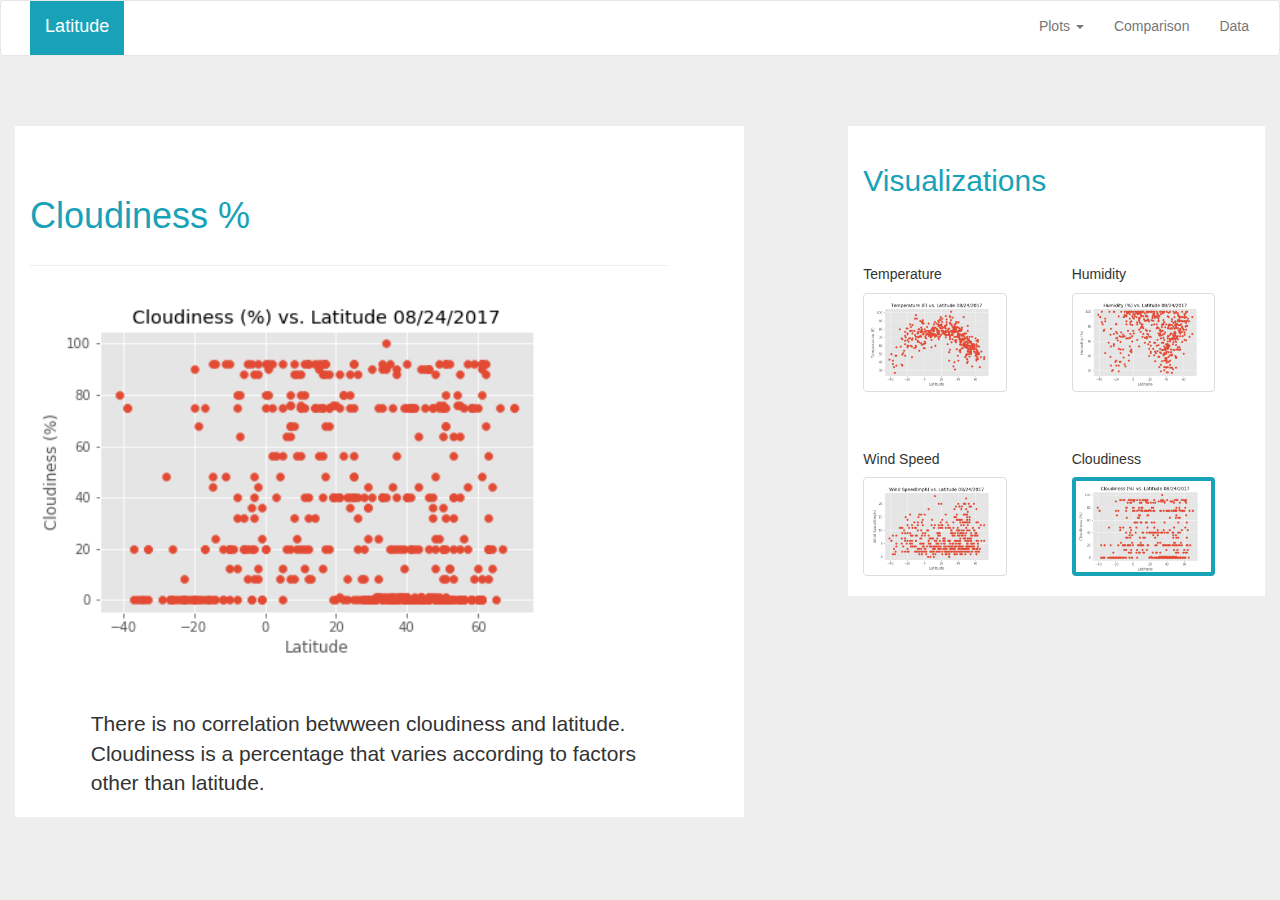
<file: cloudiness.html>
<!DOCTYPE html>
<html lang="en">

<head>
  <meta charset="UTF-8">
  <title>Cloudiness</title>
  <link rel="stylesheet" href="https://maxcdn.bootstrapcdn.com/bootstrap/3.3.7/css/bootstrap.min.css">
  <link rel="stylesheet" type="text/css" href="styles.css">
</head>

<body class="bg-muted">
  <nav class="navbar navbar-default white">
    <div class="container-fluid">
      <!-- Brand and toggle get grouped for better mobile display -->
      <div class="navbar-header">
        <button type="button" class="navbar-toggle collapsed" data-toggle="collapse" data-target="#myNavbar" aria-expanded="false">
          <span class="sr-only">Toggle Navigation</span>
          <span class="icon-bar"></span>
          <span class="icon-bar"></span>
          <span class="icon-bar"></span>                        
        </button>
        <a class="navbar-brand" id="lg" href="latitude.html">Latitude</a>
      </div>

      <!-- Collect the nav links, forms, and other content for toggling -->
      <div class="navbar-collapse collapse" id="myNavbar">
        <ul class="nav navbar-nav navbar-right">
          <li class="dropdown">
            <a href="#" class="txtblack dropdown-toggle" data-toggle="dropdown" role="button" aria-haspopup="true" aria-expanded="false">Plots <span class="caret"></span></a>
            <ul class="dropdown-menu">
              <li><a href="temp.html">Max Temp</a></li>
              <li><a href="cloudiness.html">Cloudiness</a></li>
              <li><a href="humidity.html">Humidity</a></li>
              <li><a href="windspeed.html">Wind Speed</a></li>
            </ul>
          </li>
          <li><a class="txtblack" href="comparison.html">Comparison</a></li>
          <li><a class="txtblack" href="data.html">Data</a></li>
        </ul>
      </div>
      <!-- /.navbar-collapse -->
    </div>
    <!-- /.container-fluid -->
  </nav>

  <div class="space">
  </div>

  <div class="container-fluid">
    <div class="col-md-7 white">
      <h1 class="lgtext vizspace">Cloudiness %</h1>
      <div class=row>
        <div class="col-md-11"><hr></div>
      </div> 
      <div class=row>
          <div class="col-md-12">
              <img class="bigimg" src="Cloudiness.png">
          </div>
      </div>
      <div class="space"></div>
      <div class=row>
        <div class="col-md-1"></div>
        <div class="col-md-10">
          <p class="lead"> There is no correlation betwween cloudiness and latitude. Cloudiness is a percentage that varies according to factors other than latitude. </p>
        </div>
        <div class=col-md-1></div>
      </div>
    </div>
    <div class="col-md-1">
    </div>
    <div class="col-md-4 white">
      <h2 class="lgtext vizspace">Visualizations</h2>
      <div class="space"></div>
      <div class="row">
        <div class="col-md-5"><h5>Temperature</h5></div>
        <div class="col-md-1"></div>
        <div class="col-md-5"><h5>Humidity</h5></div>
      </div>
      <div class="row">
        <div class="col-md-5"><a href="temp.html"><img src="Temperature.png" class="img-responsive img-thumbnail" alt="Temperature"></a></div>
        <div class="col-md-1"></div>
        <div class="col-md-5"><a href="humidity.html"><img src="Humidity.png" class="img-responsive img-thumbnail" alt="Humidity"></a></div>
      </div>
      <div class="collapse-space"></div>
      <div class="row">
        <div class="col-md-5"><h5>Wind Speed</h5></div>
        <div class="col-md-1"></div>
        <div class="col-md-5"><h5>Cloudiness</h5></div>
      </div>
      <div class="row">
        <div class="col-md-5"><a href="windspeed.html"><img src="Wind_Speed.png" class="img-responsive img-thumbnail" alt="Wind Speed"></a></div>
        <div class="col-md-1"></div>
        <div class="col-md-5"><a href="cloudiness.html"><img src="Cloudiness.png" class="img-responsive img-thumbnail img-select" alt="Cloudiness"></a></div>
      </div>
      <br>
    </div>
  </div>
  <div class="space"></div>

  <script src="https://code.jquery.com/jquery-3.2.1.slim.min.js" integrity="sha384-KJ3o2DKtIkvYIK3UENzmM7KCkRr/rE9/Qpg6aAZGJwFDMVNA/GpGFF93hXpG5KkN" crossorigin="anonymous"></script>
  <script src="https://cdnjs.cloudflare.com/ajax/libs/popper.js/1.11.0/umd/popper.min.js" integrity="sha384-b/U6ypiBEHpOf/4+1nzFpr53nxSS+GLCkfwBdFNTxtclqqenISfwAzpKaMNFNmj4" crossorigin="anonymous"></script>
  <script src="https://maxcdn.bootstrapcdn.com/bootstrap/4.0.0-beta/js/bootstrap.min.js" integrity="sha384-h0AbiXch4ZDo7tp9hKZ4TsHbi047NrKGLO3SEJAg45jXxnGIfYzk4Si90RDIqNm1" crossorigin="anonymous"></script>

</body>

</html>
</file>
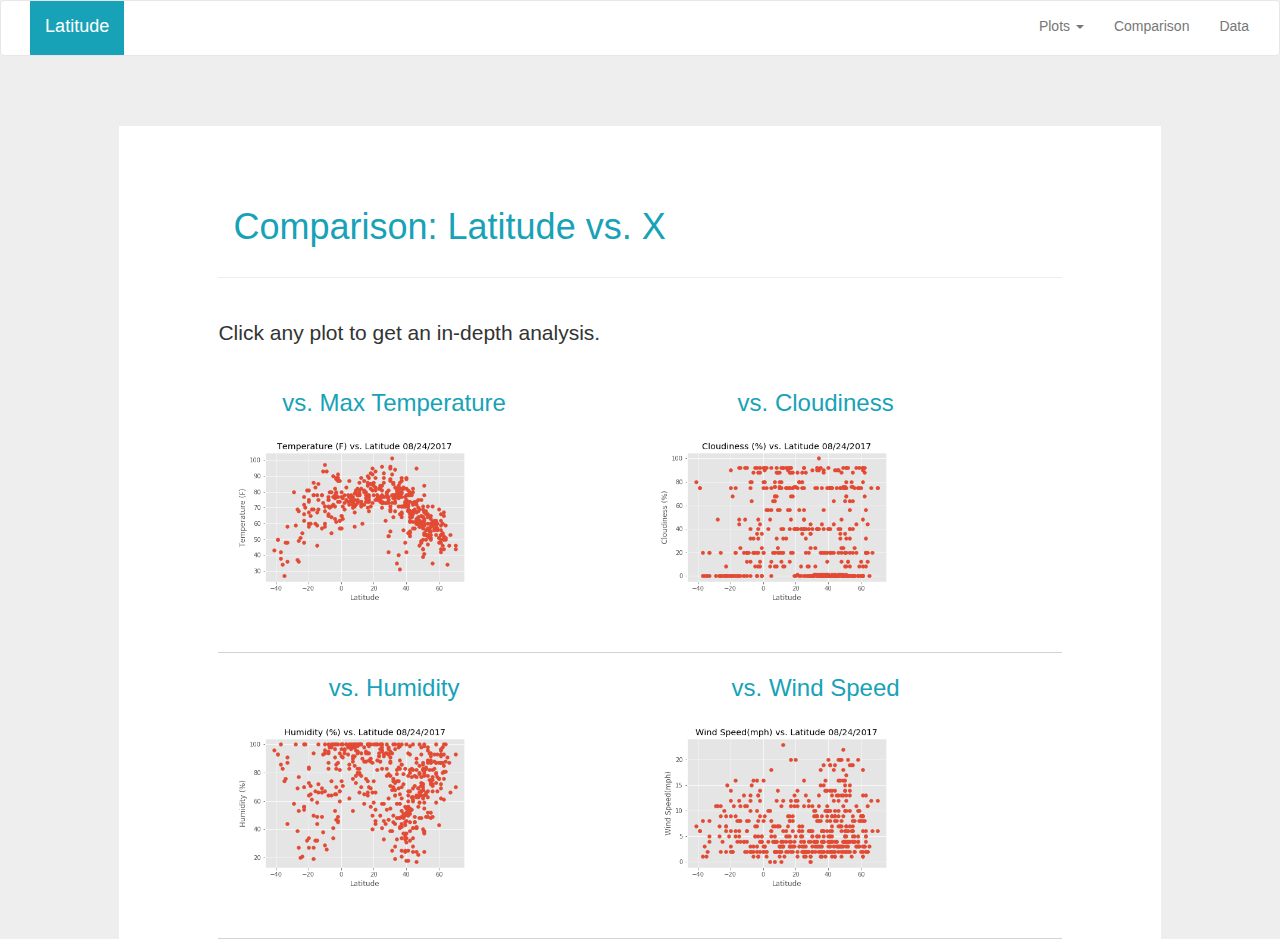
<file: comparison.html>
<!DOCTYPE html>
<html lang="en">

<head>
  <meta charset="UTF-8">
  <meta name="viewport" content="width=device-width, initial-scale=1">
  <title>Comparison</title>
  <link rel="stylesheet" href="https://maxcdn.bootstrapcdn.com/bootstrap/3.3.7/css/bootstrap.min.css">
  <link rel="stylesheet" type="text/css" href="styles.css">
</head>

<body class="bg-muted">
  <nav class="navbar navbar-default white">
    <div class="container-fluid">
      <!-- Brand and toggle get grouped for better mobile display -->
      <div class="navbar-header">
        <button type="button" class="navbar-toggle collapsed" data-toggle="collapse" data-target="#myNavbar" aria-expanded="false">
          <span class="sr-only">Toggle Navigation</span>
          <span class="icon-bar"></span>
          <span class="icon-bar"></span>
          <span class="icon-bar"></span>                        
        </button>
        <a class="navbar-brand" id="lg" href="latitude.html">Latitude</a>
      </div>

      <!-- Collect the nav links, forms, and other content for toggling -->
      <div class="navbar-collapse collapse" id="myNavbar">
        <ul class="nav navbar-nav navbar-right">
          <li class="dropdown">
            <a href="#" class="txtblack dropdown-toggle" data-toggle="dropdown" role="button" aria-haspopup="true" aria-expanded="false">Plots <span class="caret"></span></a>
            <ul class="dropdown-menu">
              <li><a href="temp.html">Max Temp</a></li>
              <li><a href="cloudiness.html">Cloudiness</a></li>
              <li><a href="humidity.html">Humidity</a></li>
              <li><a href="windspeed.html">Wind Speed</a></li>
            </ul>
          </li>
          <li><a class="txtblack" href="comparison.html">Comparison</a></li>
          <li><a class="txtblack" href="data.html">Data</a></li>
        </ul>
      </div>
      <!-- /.navbar-collapse -->
    </div>
    <!-- /.container-fluid -->
  </nav>

  <div class="space"></div>

  <div class="container-fluid">
    <div class="col-md-1"></div>
    <div class="col-md-10 white">
      <div class="col-md-1"></div>
      <div class="col-md-10">
          <h1 class="lgtext-1 vizspace">Comparison: Latitude vs. X</h1>
          <div class="row">
            <hr>
          </div>
          <div class="row collapse-border">
            <br>
            <p class="lead">Click any plot to get an in-depth analysis.</p>
            <div class="col-md-5">
              <h3 class="lgtext centerspace">vs. Max Temperature</h3>
              <a href="temp.html"><img src="Temperature.png" class="bigimg bottomspace" alt="Temperature"></a>
            </div>
            <div class="col-md-1"></div>
            <div class="col-md-5">
              <h3 class="lgtext centerspace">vs. Cloudiness</h3>
              <a href="cloudiness.html"><img src="Cloudiness.png" class="bigimg bottomspace" alt="Cloudiness"></a>
            </div>
          </div>
          <div class="row collapse-border">
            <div class="col-md-5">
              <h3 class="lgtext centerspace">vs. Humidity</h3>
              <a href="humidity.html"><img src="Humidity.png" class="bigimg bottomspace" alt="Humidity"></a>
            </div>
            <div class="col-md-1"></div>
            <div class="col-md-5">
              <h3 class="lgtext centerspace">vs. Wind Speed</h3>
              <a href="windspeed.html"><img src="Wind_Speed.png" class="bigimg bottomspace" alt="Humidity"></a>
            </div>
          </div>
      </div>
      <div class="col-md-1"></div>
    </div>
    <div class="col-mid-1"></div>

  <script src="https://code.jquery.com/jquery-3.2.1.slim.min.js" integrity="sha384-KJ3o2DKtIkvYIK3UENzmM7KCkRr/rE9/Qpg6aAZGJwFDMVNA/GpGFF93hXpG5KkN" crossorigin="anonymous"></script>
  <script src="https://cdnjs.cloudflare.com/ajax/libs/popper.js/1.11.0/umd/popper.min.js" integrity="sha384-b/U6ypiBEHpOf/4+1nzFpr53nxSS+GLCkfwBdFNTxtclqqenISfwAzpKaMNFNmj4" crossorigin="anonymous"></script>
  <script src="https://maxcdn.bootstrapcdn.com/bootstrap/4.0.0-beta/js/bootstrap.min.js" integrity="sha384-h0AbiXch4ZDo7tp9hKZ4TsHbi047NrKGLO3SEJAg45jXxnGIfYzk4Si90RDIqNm1" crossorigin="anonymous"></script>

</body>

</html>
</file>
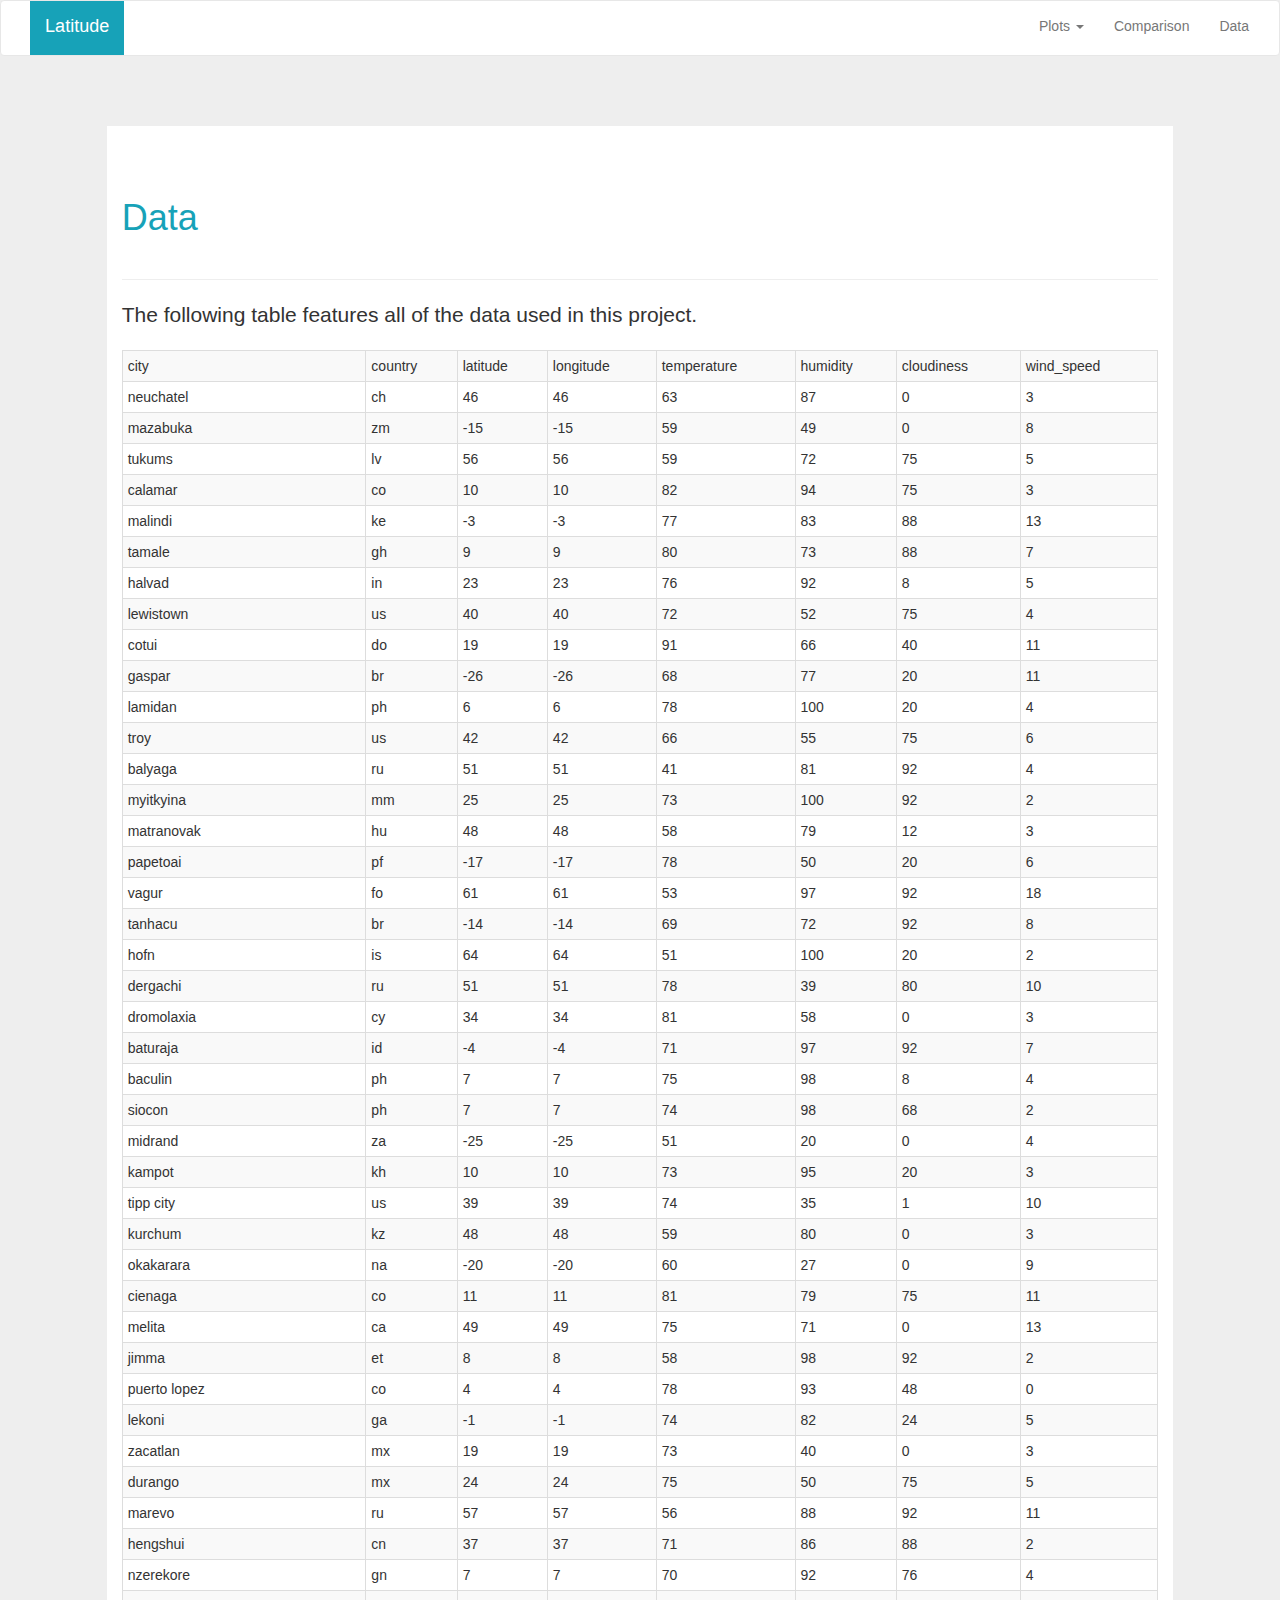
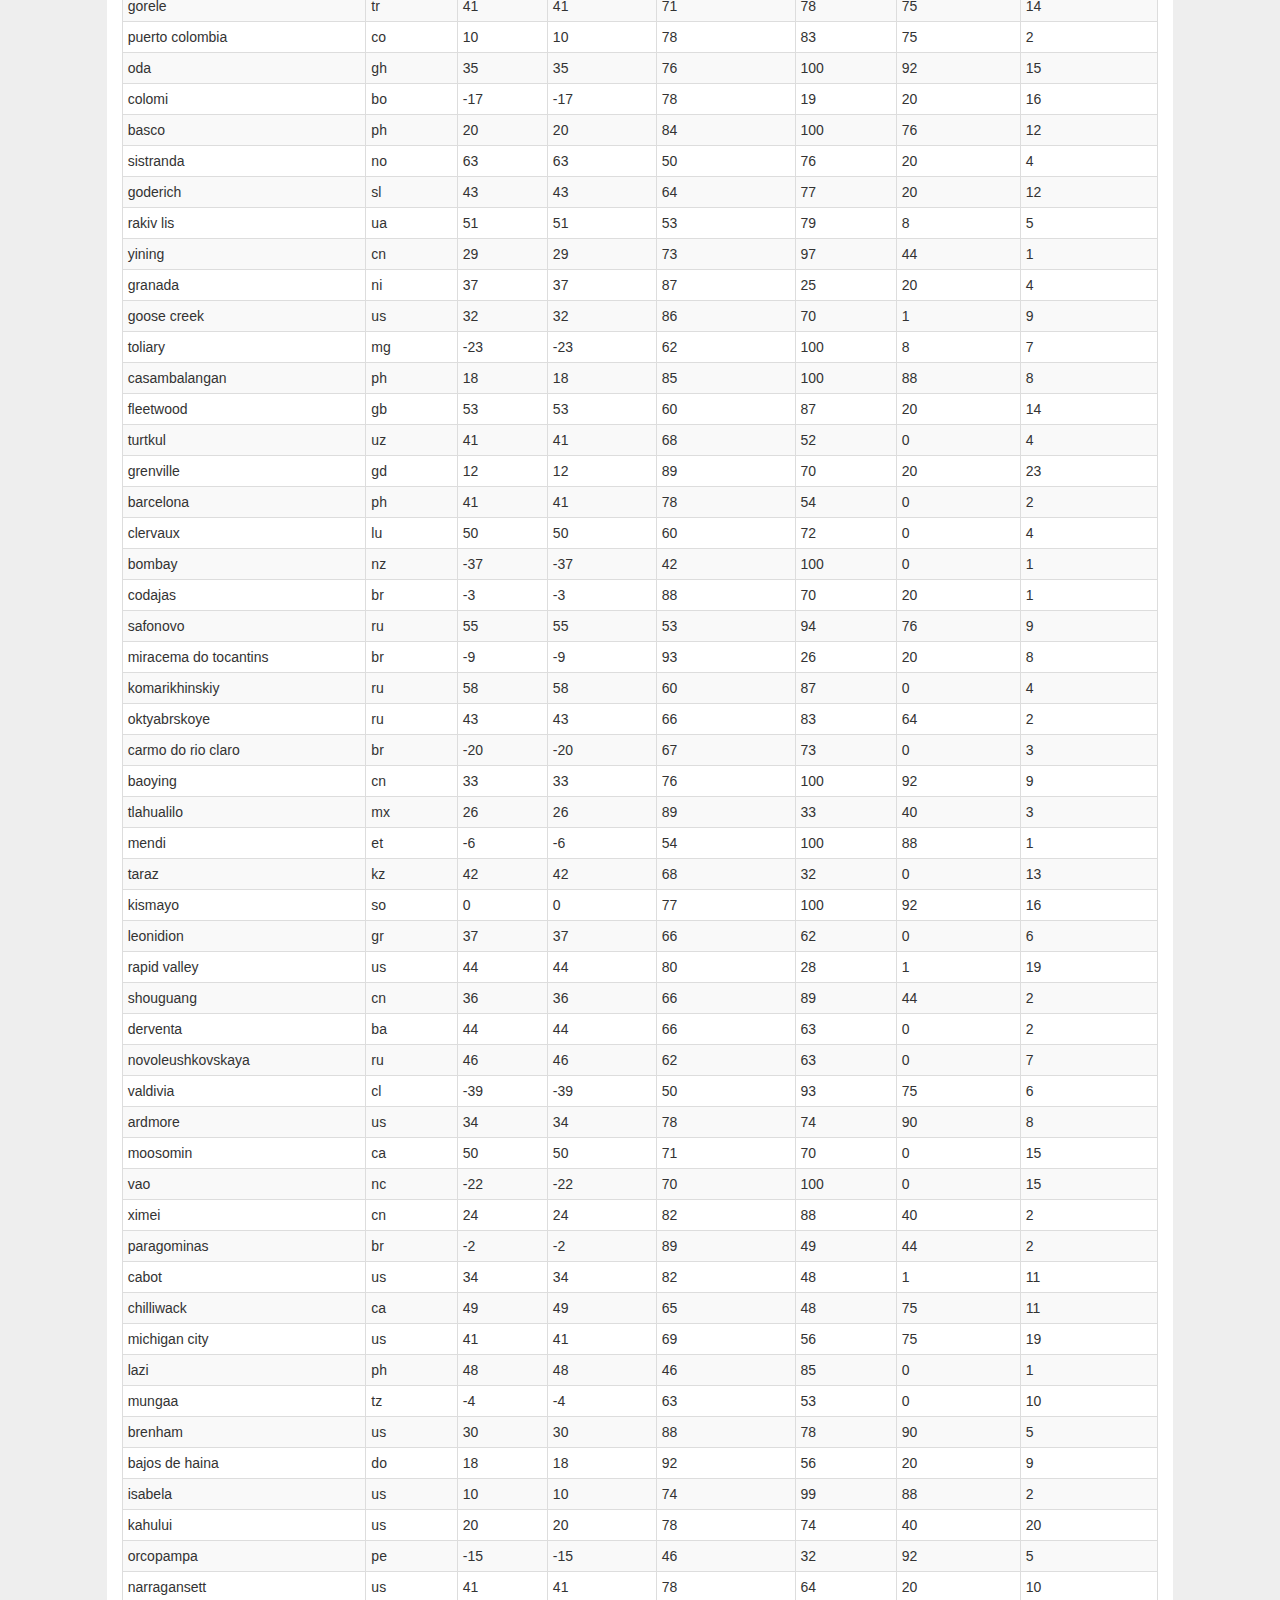
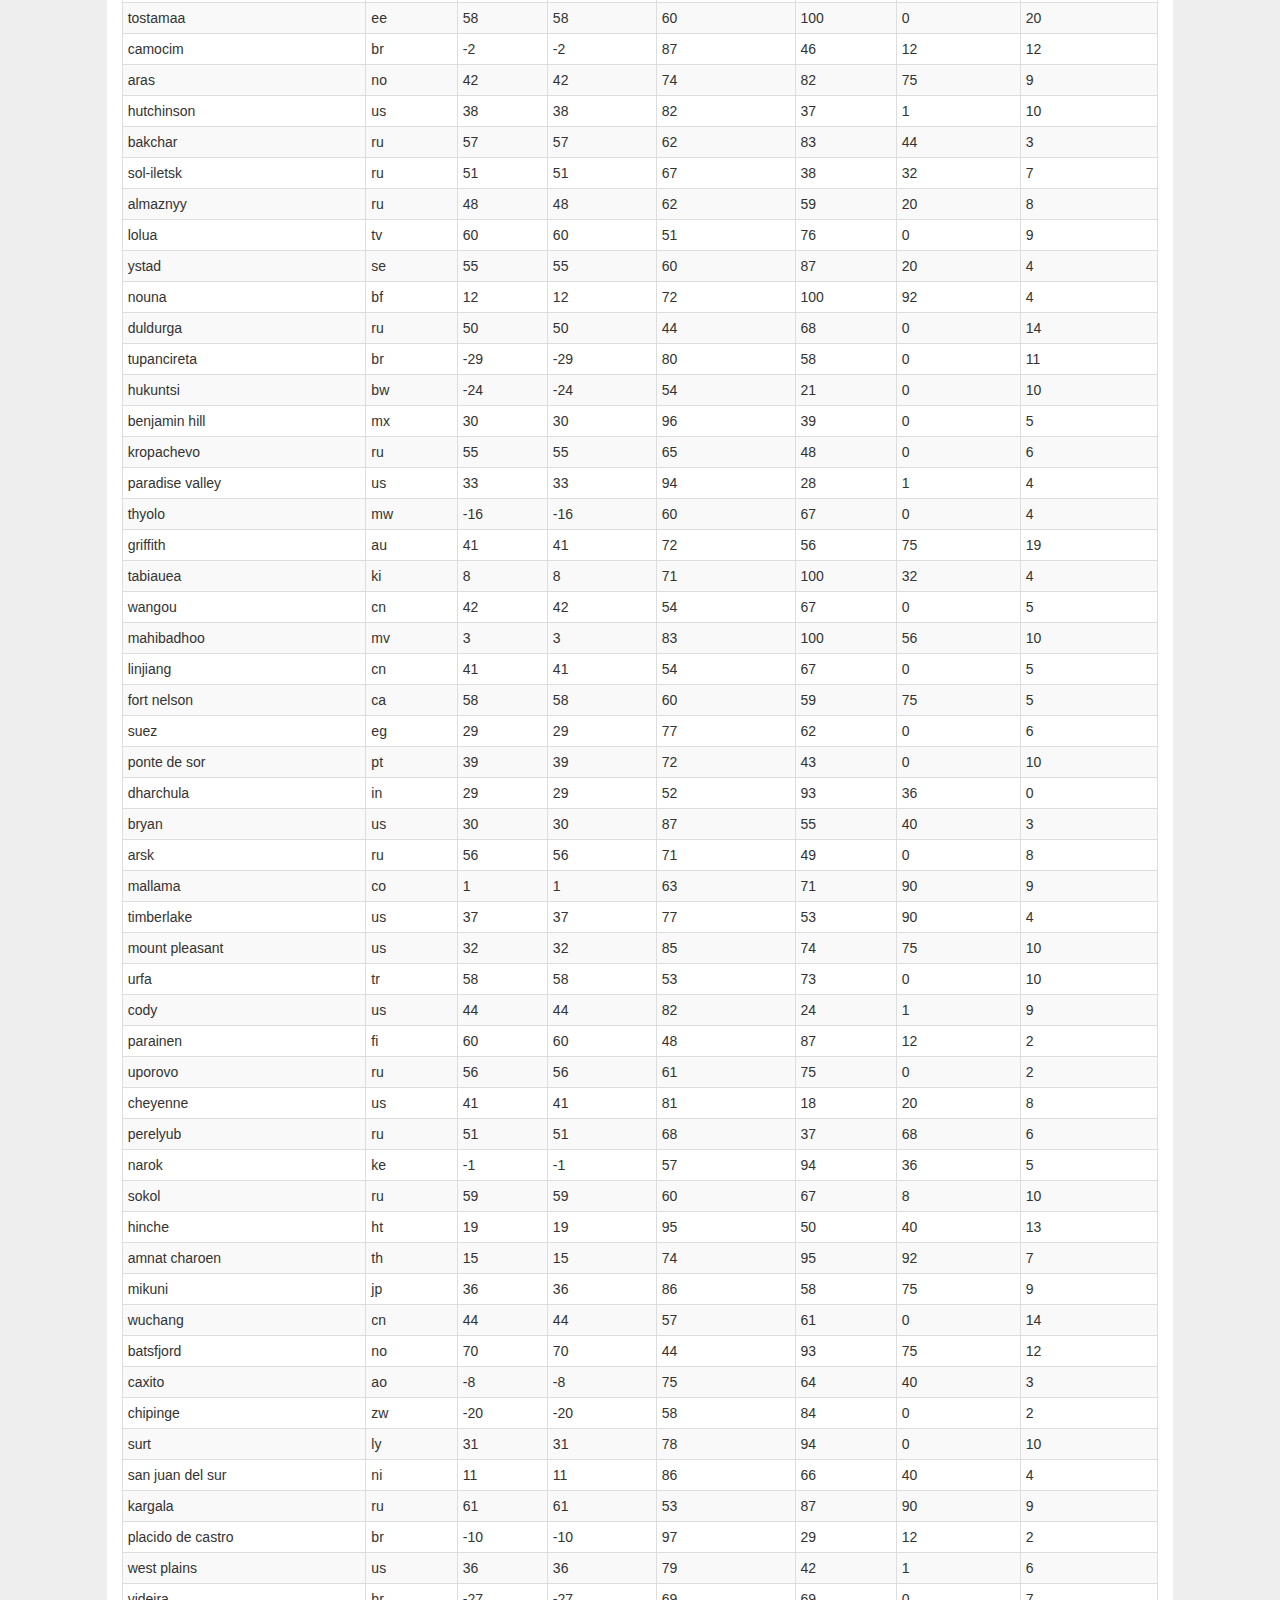
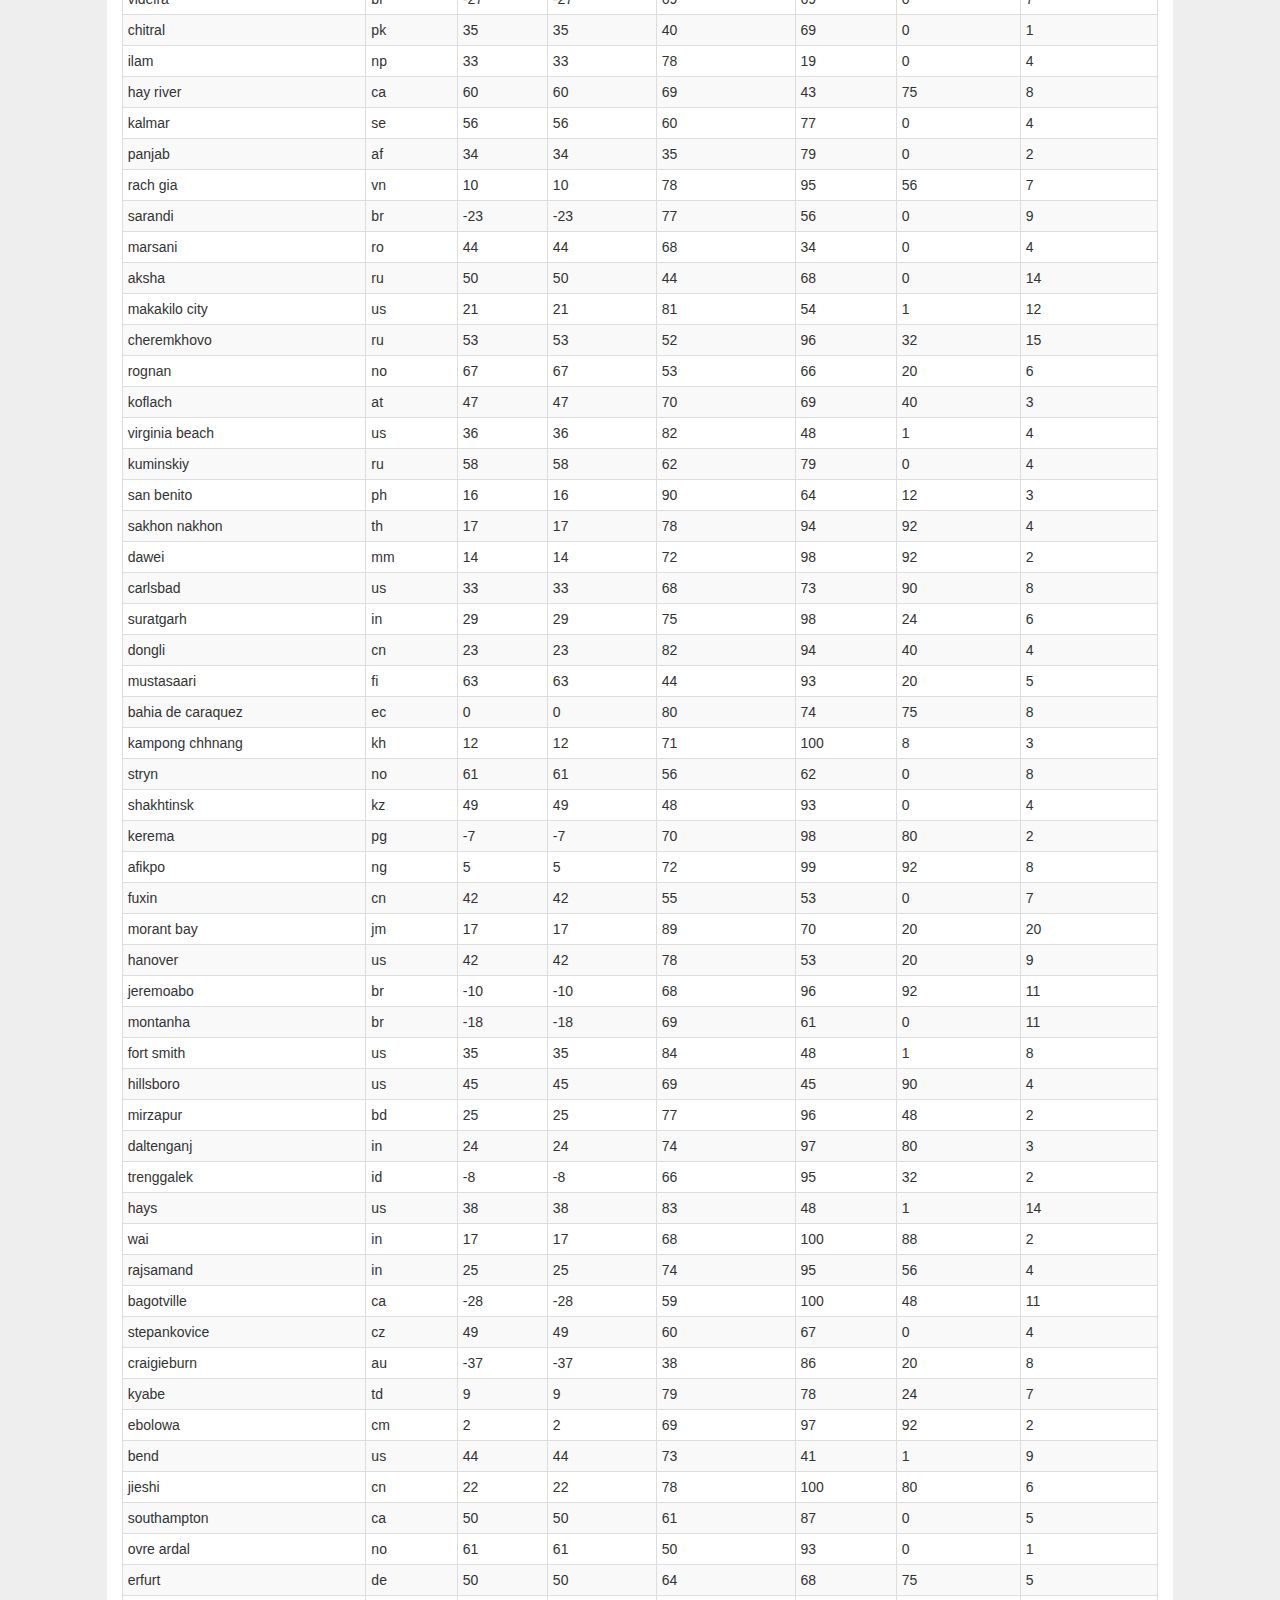
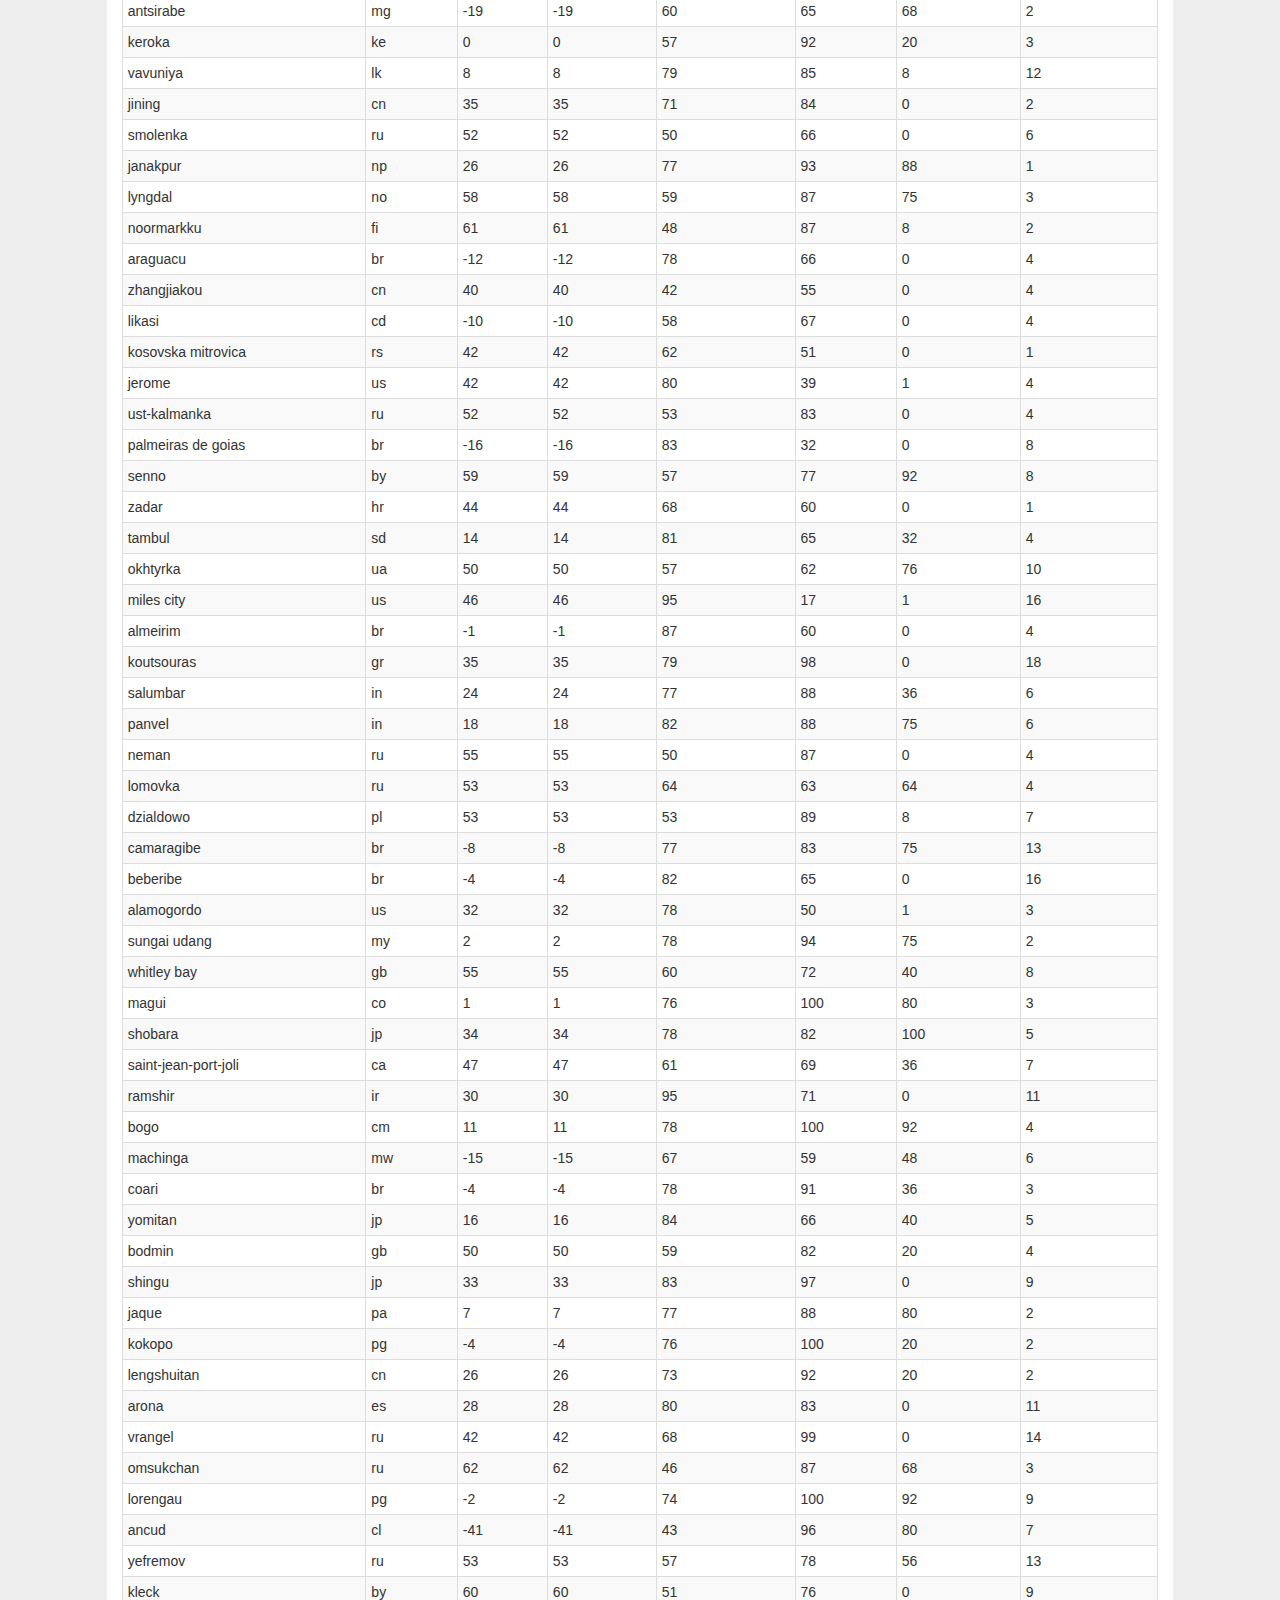
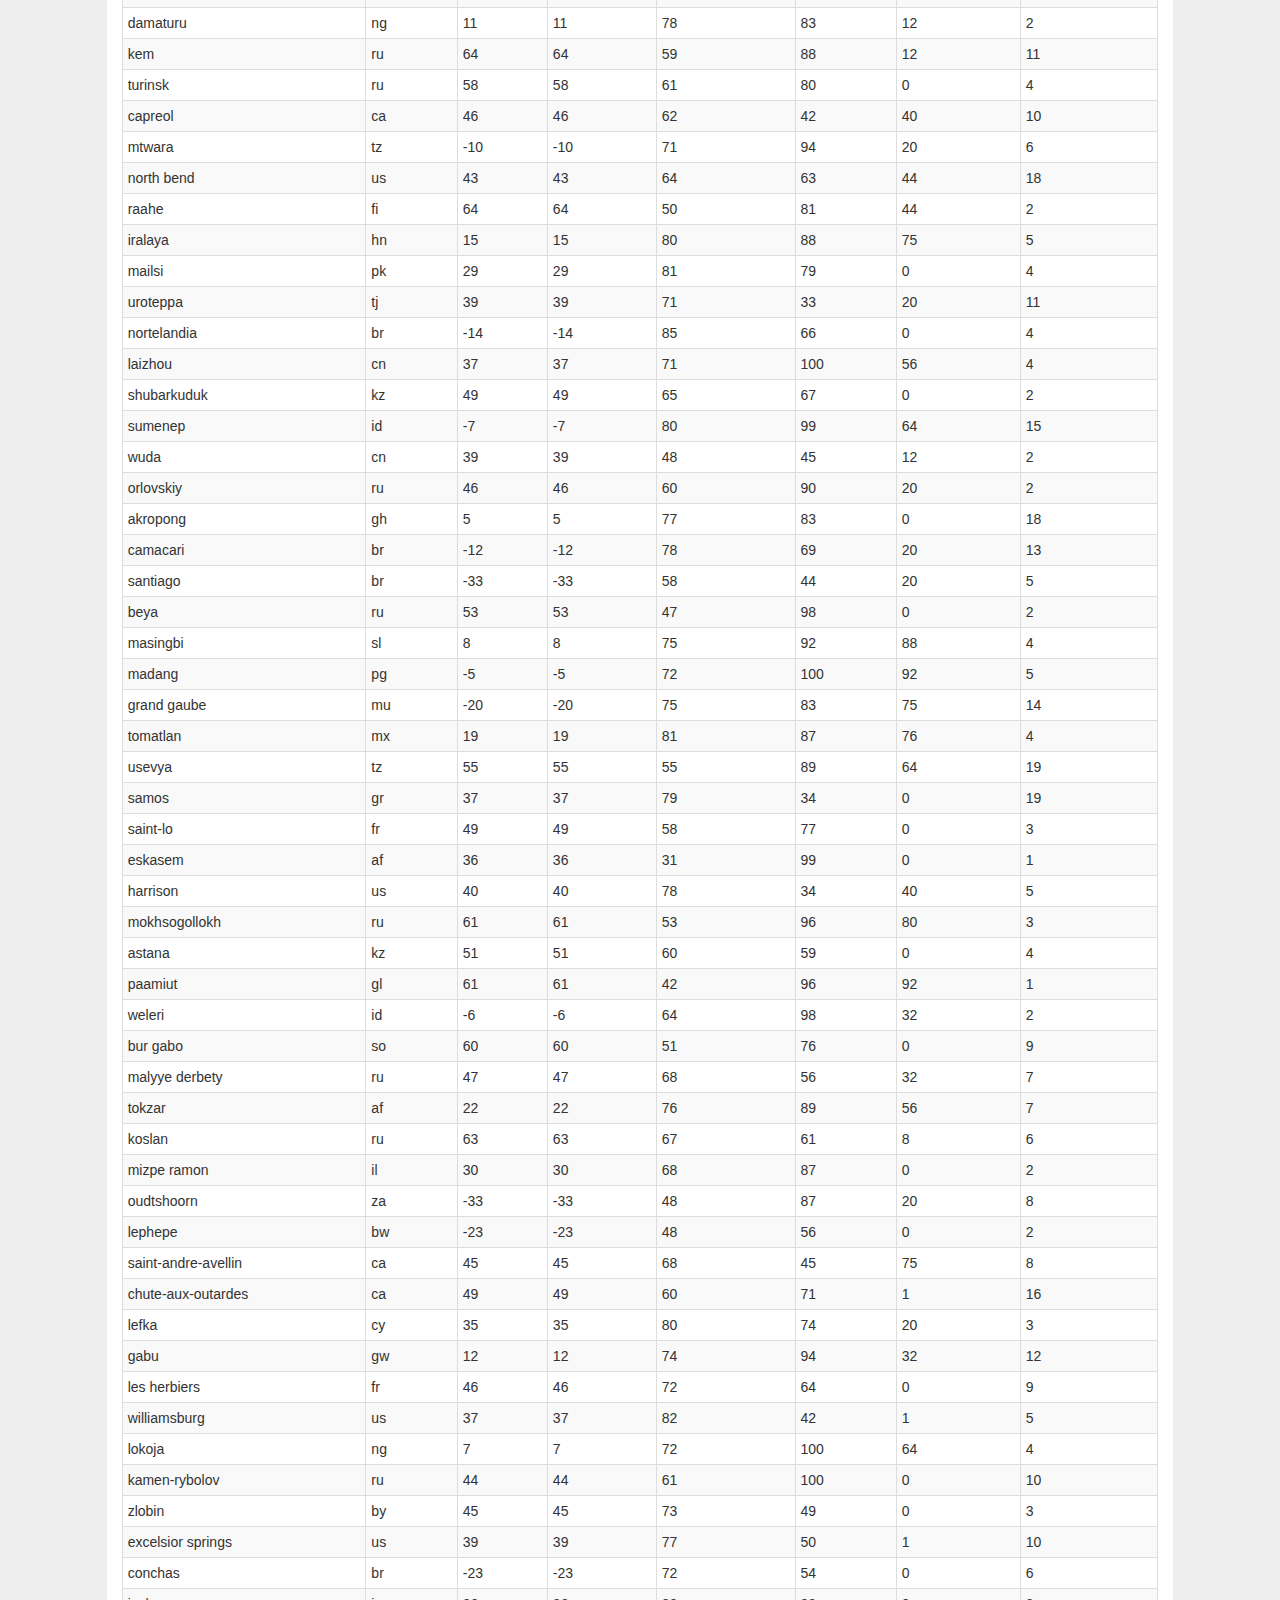
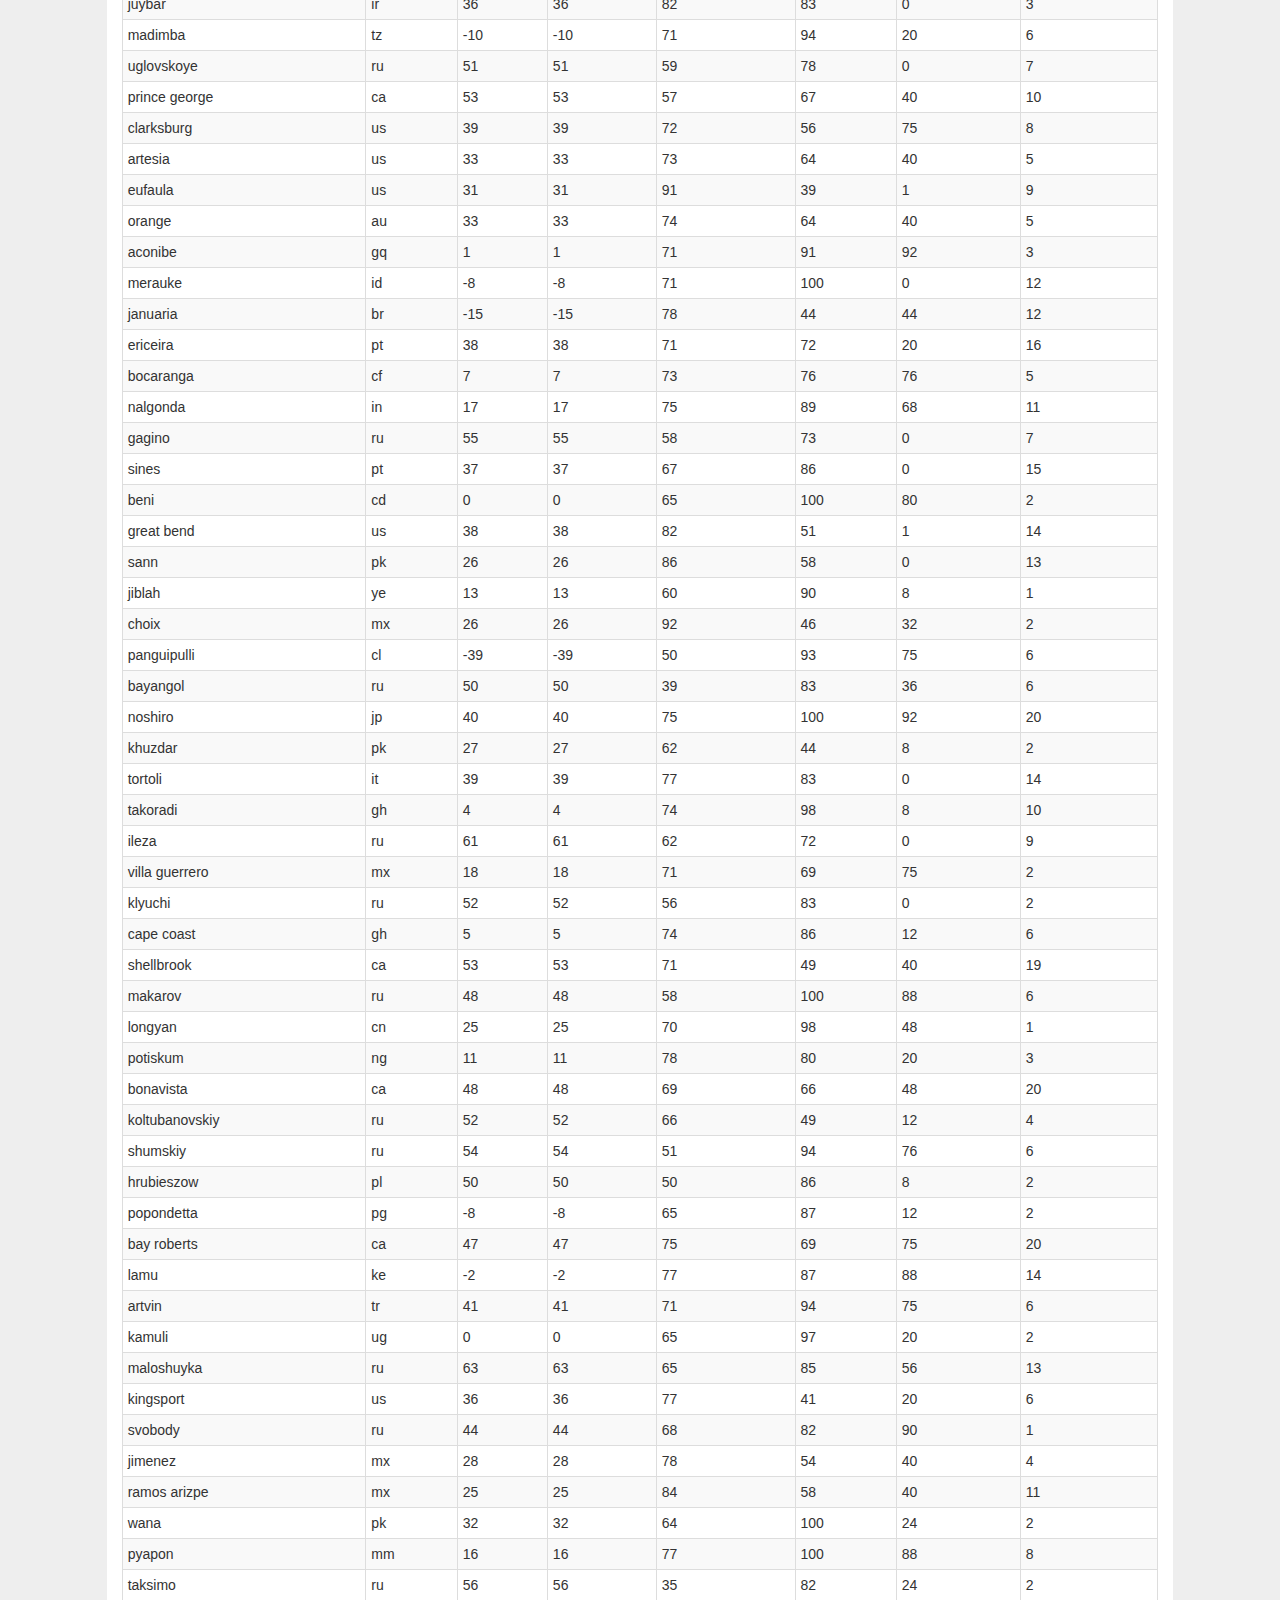
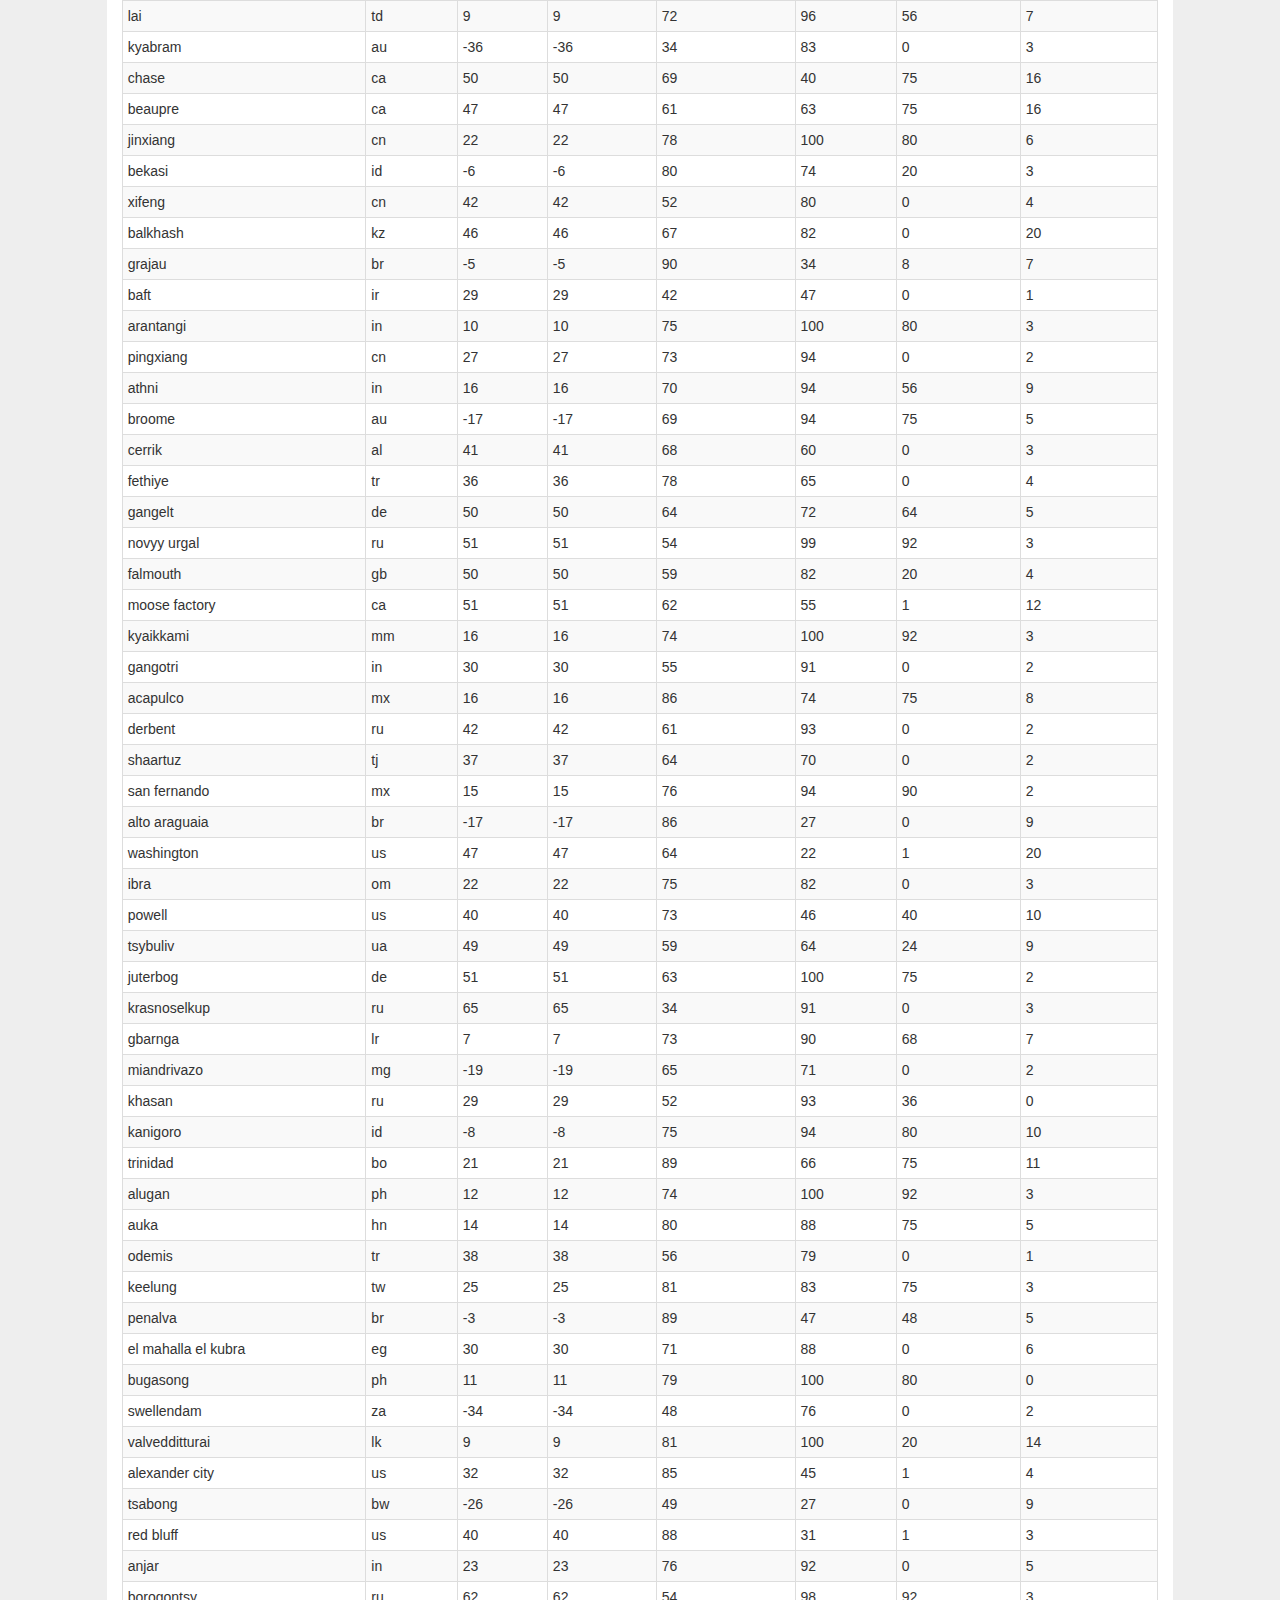
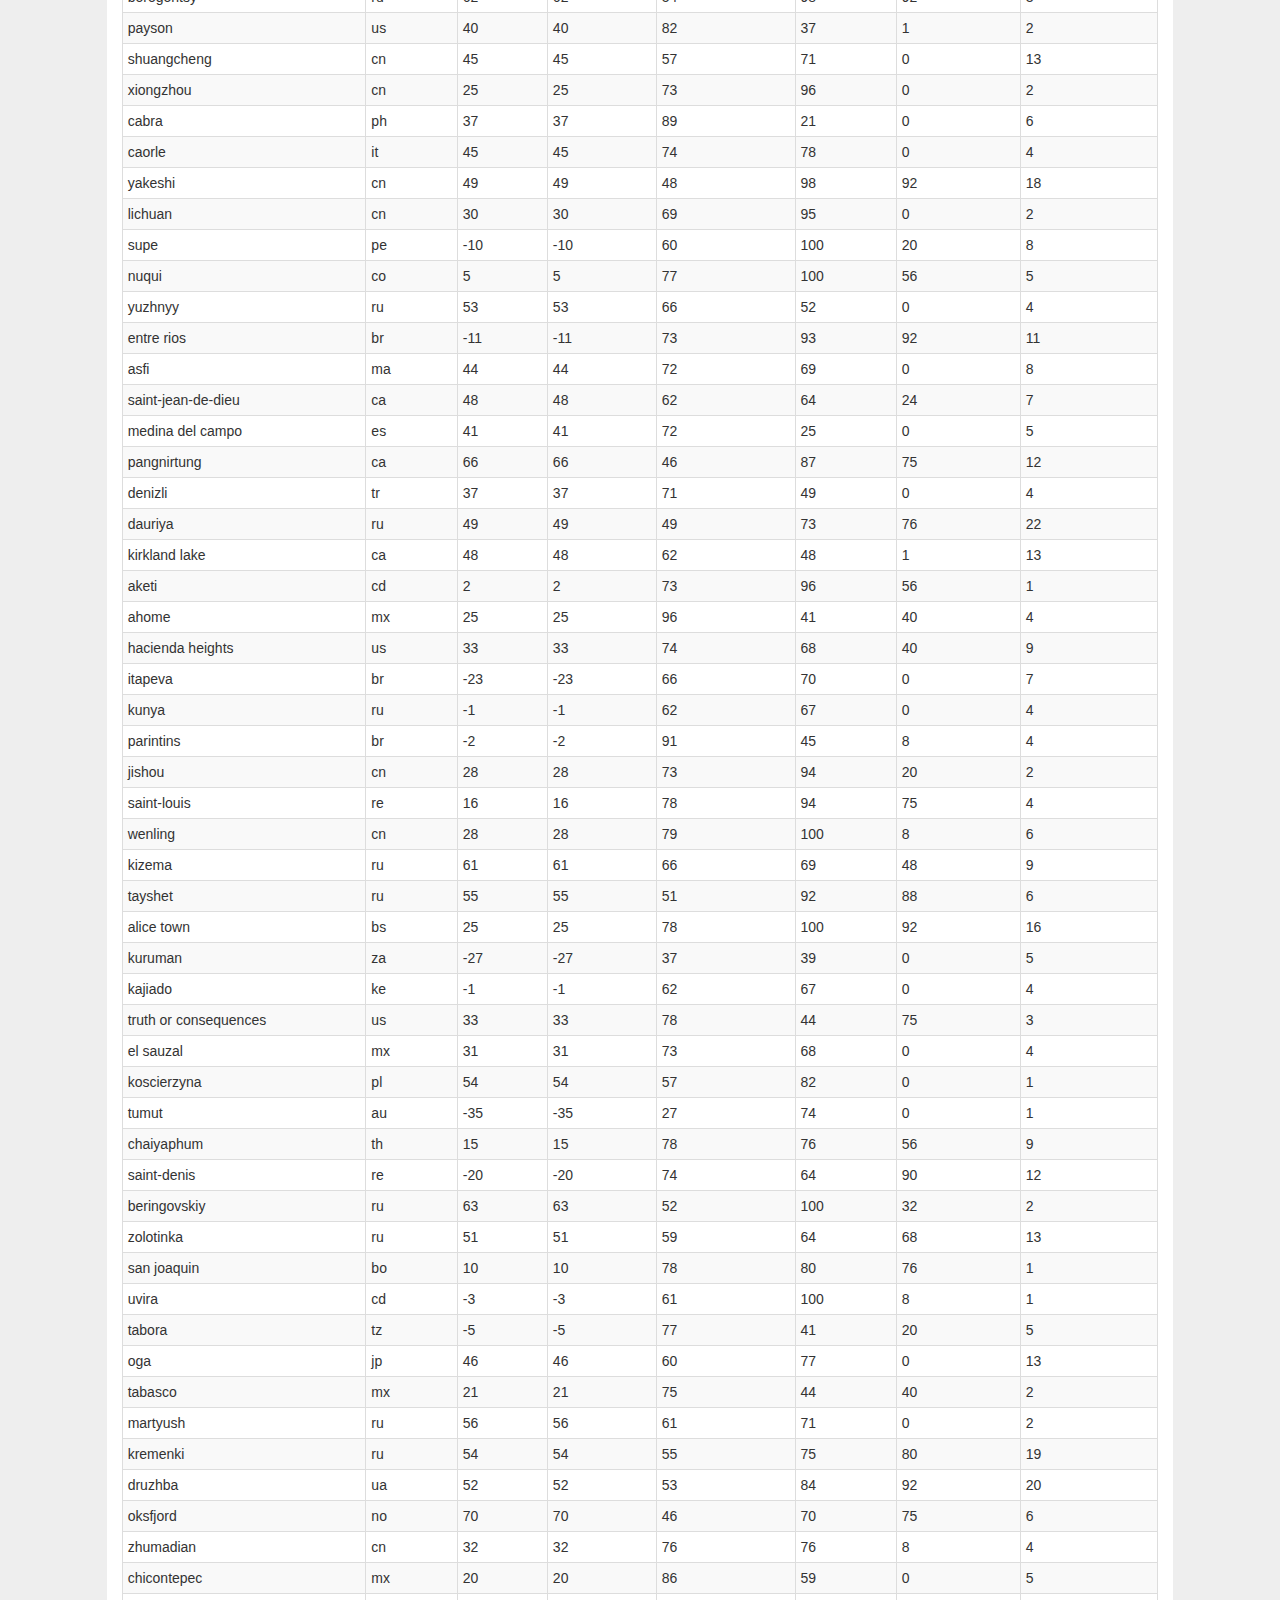
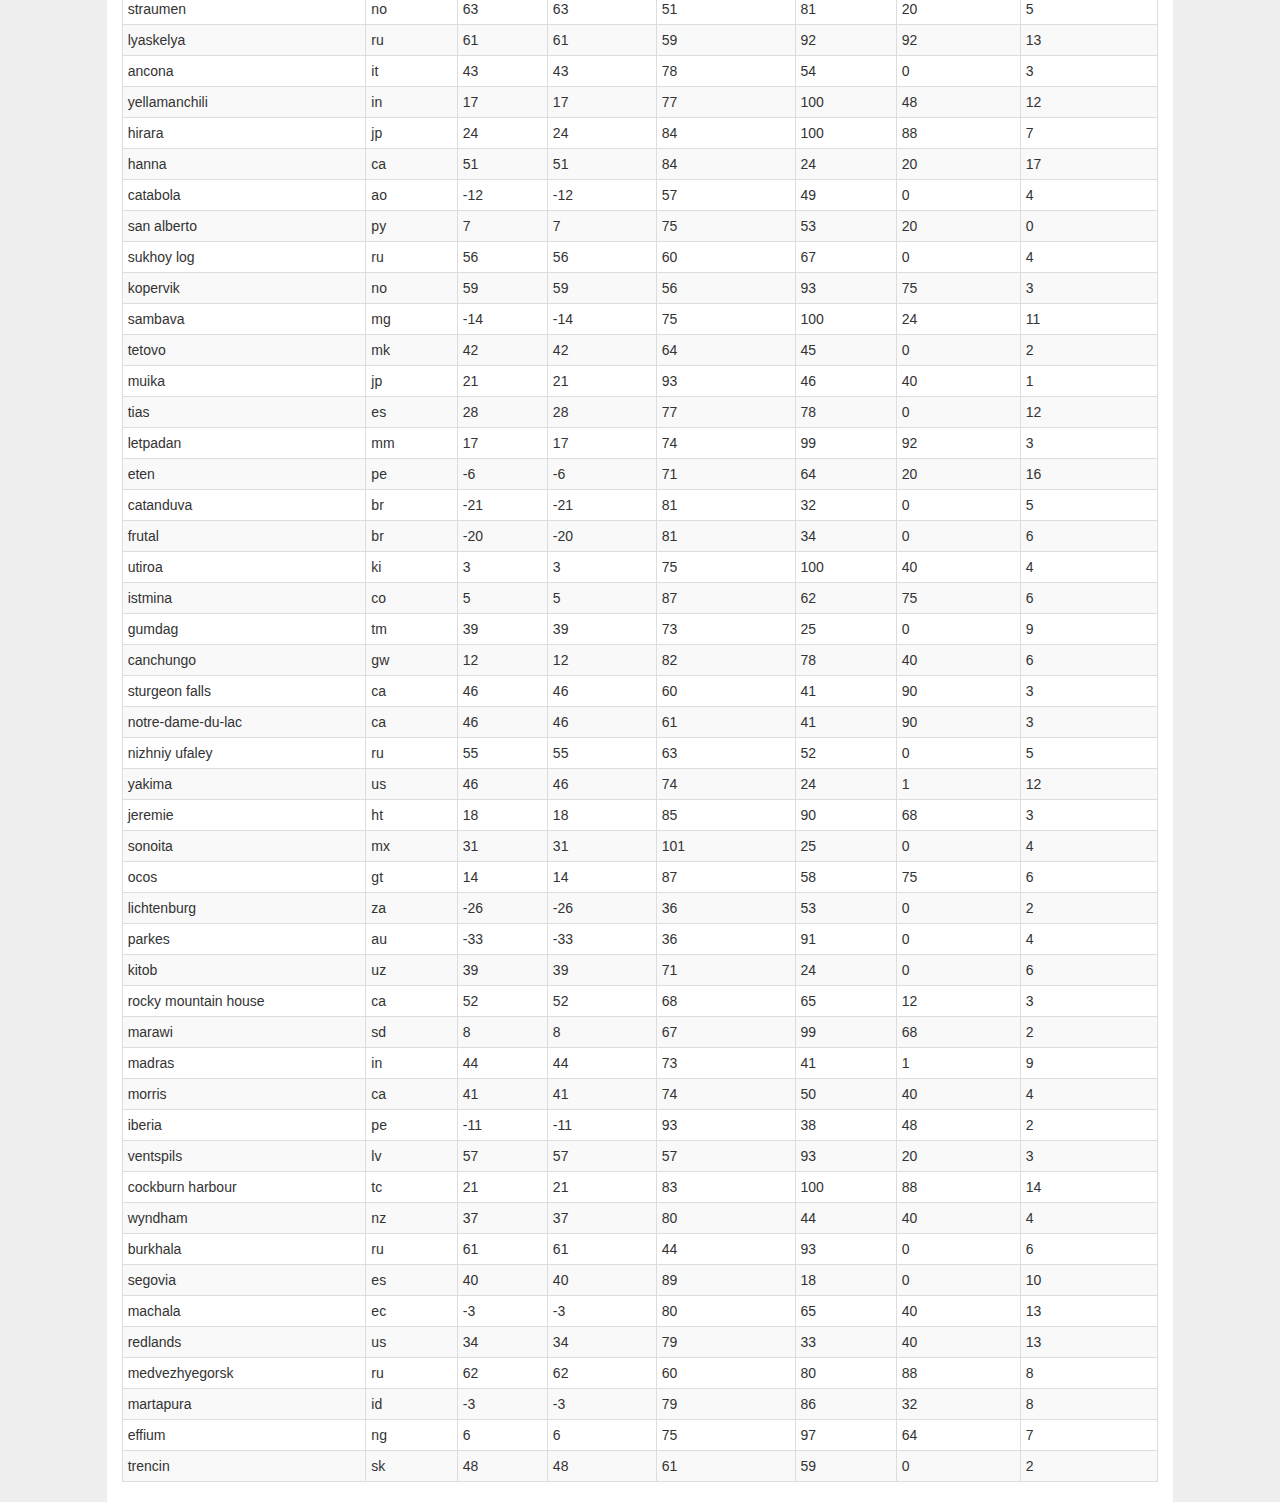
<file: data.html>
<!DOCTYPE html>
<html lang="en">

<head>
  <meta charset="UTF-8">
  <meta name="viewport" content="width=device-width, initial-scale=1">
  <title>Data</title>
  <link rel="stylesheet" href="https://maxcdn.bootstrapcdn.com/bootstrap/3.3.7/css/bootstrap.min.css">
  <link rel="stylesheet" type="text/css" href="styles.css">
</head>

<body class="bg-muted">
  <nav class="navbar navbar-default white">
    <div class="container-fluid">
      <!-- Brand and toggle get grouped for better mobile display -->
      <div class="navbar-header">
        <button type="button" class="navbar-toggle collapsed" data-toggle="collapse" data-target="#myNavbar" aria-expanded="false">
          <span class="sr-only">Toggle Navigation</span>
          <span class="icon-bar"></span>
          <span class="icon-bar"></span>
          <span class="icon-bar"></span>                        
        </button>
        <a class="navbar-brand" id="lg" href="latitude.html">Latitude</a>
      </div>

      <!-- Collect the nav links, forms, and other content for toggling -->
      <div class="navbar-collapse collapse" id="myNavbar">
        <ul class="nav navbar-nav navbar-right">
          <li class="dropdown">
            <a href="#" class="txtblack dropdown-toggle" data-toggle="dropdown" role="button" aria-haspopup="true" aria-expanded="false">Plots <span class="caret"></span></a>
            <ul class="dropdown-menu">
              <li><a href="temp.html">Max Temp</a></li>
              <li><a href="cloudiness.html">Cloudiness</a></li>
              <li><a href="humidity.html">Humidity</a></li>
              <li><a href="windspeed.html">Wind Speed</a></li>
            </ul>
          </li>
          <li><a class="txtblack" href="comparison.html">Comparison</a></li>
          <li><a class="txtblack" href="data.html">Data</a></li>
        </ul>
      </div>
      <!-- /.navbar-collapse -->
    </div>
    <!-- /.container-fluid -->
  </nav>
  <div class="space"></div>
  <div class="col-md-1"></div>
  <div class="col-md-10 white">
  <h1 class="lgtext dataspace">Data</h1>
  <hr>
  <p class="lead">The following table features all of the data used in this project.</p>
  <table class="table table-bordered table-hover table-condensed table-striped table-responsive">
    <tbody><tr>
    <td>city</td>
    <td>country</td>
    <td>latitude</td>
    <td>longitude</td>
    <td>temperature</td>
    <td>humidity</td>
    <td>cloudiness</td>
    <td>wind_speed</td>
    </tr>
    <tr>
    <td>neuchatel</td>
    <td>ch</td>
    <td>46</td>
    <td>46</td>
    <td>63</td>
    <td>87</td>
    <td>0</td>
    <td>3</td>
    </tr>
    <tr>
    <td>mazabuka</td>
    <td>zm</td>
    <td>-15</td>
    <td>-15</td>
    <td>59</td>
    <td>49</td>
    <td>0</td>
    <td>8</td>
    </tr>
    <tr>
    <td>tukums</td>
    <td>lv</td>
    <td>56</td>
    <td>56</td>
    <td>59</td>
    <td>72</td>
    <td>75</td>
    <td>5</td>
    </tr>
    <tr>
    <td>calamar</td>
    <td>co</td>
    <td>10</td>
    <td>10</td>
    <td>82</td>
    <td>94</td>
    <td>75</td>
    <td>3</td>
    </tr>
    <tr>
    <td>malindi</td>
    <td>ke</td>
    <td>-3</td>
    <td>-3</td>
    <td>77</td>
    <td>83</td>
    <td>88</td>
    <td>13</td>
    </tr>
    <tr>
    <td>tamale</td>
    <td>gh</td>
    <td>9</td>
    <td>9</td>
    <td>80</td>
    <td>73</td>
    <td>88</td>
    <td>7</td>
    </tr>
    <tr>
    <td>halvad</td>
    <td>in</td>
    <td>23</td>
    <td>23</td>
    <td>76</td>
    <td>92</td>
    <td>8</td>
    <td>5</td>
    </tr>
    <tr>
    <td>lewistown</td>
    <td>us</td>
    <td>40</td>
    <td>40</td>
    <td>72</td>
    <td>52</td>
    <td>75</td>
    <td>4</td>
    </tr>
    <tr>
    <td>cotui</td>
    <td>do</td>
    <td>19</td>
    <td>19</td>
    <td>91</td>
    <td>66</td>
    <td>40</td>
    <td>11</td>
    </tr>
    <tr>
    <td>gaspar</td>
    <td>br</td>
    <td>-26</td>
    <td>-26</td>
    <td>68</td>
    <td>77</td>
    <td>20</td>
    <td>11</td>
    </tr>
    <tr>
    <td>lamidan</td>
    <td>ph</td>
    <td>6</td>
    <td>6</td>
    <td>78</td>
    <td>100</td>
    <td>20</td>
    <td>4</td>
    </tr>
    <tr>
    <td>troy</td>
    <td>us</td>
    <td>42</td>
    <td>42</td>
    <td>66</td>
    <td>55</td>
    <td>75</td>
    <td>6</td>
    </tr>
    <tr>
    <td>balyaga</td>
    <td>ru</td>
    <td>51</td>
    <td>51</td>
    <td>41</td>
    <td>81</td>
    <td>92</td>
    <td>4</td>
    </tr>
    <tr>
    <td>myitkyina</td>
    <td>mm</td>
    <td>25</td>
    <td>25</td>
    <td>73</td>
    <td>100</td>
    <td>92</td>
    <td>2</td>
    </tr>
    <tr>
    <td>matranovak</td>
    <td>hu</td>
    <td>48</td>
    <td>48</td>
    <td>58</td>
    <td>79</td>
    <td>12</td>
    <td>3</td>
    </tr>
    <tr>
    <td>papetoai</td>
    <td>pf</td>
    <td>-17</td>
    <td>-17</td>
    <td>78</td>
    <td>50</td>
    <td>20</td>
    <td>6</td>
    </tr>
    <tr>
    <td>vagur</td>
    <td>fo</td>
    <td>61</td>
    <td>61</td>
    <td>53</td>
    <td>97</td>
    <td>92</td>
    <td>18</td>
    </tr>
    <tr>
    <td>tanhacu</td>
    <td>br</td>
    <td>-14</td>
    <td>-14</td>
    <td>69</td>
    <td>72</td>
    <td>92</td>
    <td>8</td>
    </tr>
    <tr>
    <td>hofn</td>
    <td>is</td>
    <td>64</td>
    <td>64</td>
    <td>51</td>
    <td>100</td>
    <td>20</td>
    <td>2</td>
    </tr>
    <tr>
    <td>dergachi</td>
    <td>ru</td>
    <td>51</td>
    <td>51</td>
    <td>78</td>
    <td>39</td>
    <td>80</td>
    <td>10</td>
    </tr>
    <tr>
    <td>dromolaxia</td>
    <td>cy</td>
    <td>34</td>
    <td>34</td>
    <td>81</td>
    <td>58</td>
    <td>0</td>
    <td>3</td>
    </tr>
    <tr>
    <td>baturaja</td>
    <td>id</td>
    <td>-4</td>
    <td>-4</td>
    <td>71</td>
    <td>97</td>
    <td>92</td>
    <td>7</td>
    </tr>
    <tr>
    <td>baculin</td>
    <td>ph</td>
    <td>7</td>
    <td>7</td>
    <td>75</td>
    <td>98</td>
    <td>8</td>
    <td>4</td>
    </tr>
    <tr>
    <td>siocon</td>
    <td>ph</td>
    <td>7</td>
    <td>7</td>
    <td>74</td>
    <td>98</td>
    <td>68</td>
    <td>2</td>
    </tr>
    <tr>
    <td>midrand</td>
    <td>za</td>
    <td>-25</td>
    <td>-25</td>
    <td>51</td>
    <td>20</td>
    <td>0</td>
    <td>4</td>
    </tr>
    <tr>
    <td>kampot</td>
    <td>kh</td>
    <td>10</td>
    <td>10</td>
    <td>73</td>
    <td>95</td>
    <td>20</td>
    <td>3</td>
    </tr>
    <tr>
    <td>tipp city</td>
    <td>us</td>
    <td>39</td>
    <td>39</td>
    <td>74</td>
    <td>35</td>
    <td>1</td>
    <td>10</td>
    </tr>
    <tr>
    <td>kurchum</td>
    <td>kz</td>
    <td>48</td>
    <td>48</td>
    <td>59</td>
    <td>80</td>
    <td>0</td>
    <td>3</td>
    </tr>
    <tr>
    <td>okakarara</td>
    <td>na</td>
    <td>-20</td>
    <td>-20</td>
    <td>60</td>
    <td>27</td>
    <td>0</td>
    <td>9</td>
    </tr>
    <tr>
    <td>cienaga</td>
    <td>co</td>
    <td>11</td>
    <td>11</td>
    <td>81</td>
    <td>79</td>
    <td>75</td>
    <td>11</td>
    </tr>
    <tr>
    <td>melita</td>
    <td>ca</td>
    <td>49</td>
    <td>49</td>
    <td>75</td>
    <td>71</td>
    <td>0</td>
    <td>13</td>
    </tr>
    <tr>
    <td>jimma</td>
    <td>et</td>
    <td>8</td>
    <td>8</td>
    <td>58</td>
    <td>98</td>
    <td>92</td>
    <td>2</td>
    </tr>
    <tr>
    <td>puerto lopez</td>
    <td>co</td>
    <td>4</td>
    <td>4</td>
    <td>78</td>
    <td>93</td>
    <td>48</td>
    <td>0</td>
    </tr>
    <tr>
    <td>lekoni</td>
    <td>ga</td>
    <td>-1</td>
    <td>-1</td>
    <td>74</td>
    <td>82</td>
    <td>24</td>
    <td>5</td>
    </tr>
    <tr>
    <td>zacatlan</td>
    <td>mx</td>
    <td>19</td>
    <td>19</td>
    <td>73</td>
    <td>40</td>
    <td>0</td>
    <td>3</td>
    </tr>
    <tr>
    <td>durango</td>
    <td>mx</td>
    <td>24</td>
    <td>24</td>
    <td>75</td>
    <td>50</td>
    <td>75</td>
    <td>5</td>
    </tr>
    <tr>
    <td>marevo</td>
    <td>ru</td>
    <td>57</td>
    <td>57</td>
    <td>56</td>
    <td>88</td>
    <td>92</td>
    <td>11</td>
    </tr>
    <tr>
    <td>hengshui</td>
    <td>cn</td>
    <td>37</td>
    <td>37</td>
    <td>71</td>
    <td>86</td>
    <td>88</td>
    <td>2</td>
    </tr>
    <tr>
    <td>nzerekore</td>
    <td>gn</td>
    <td>7</td>
    <td>7</td>
    <td>70</td>
    <td>92</td>
    <td>76</td>
    <td>4</td>
    </tr>
    <tr>
    <td>gorele</td>
    <td>tr</td>
    <td>41</td>
    <td>41</td>
    <td>71</td>
    <td>78</td>
    <td>75</td>
    <td>14</td>
    </tr>
    <tr>
    <td>puerto colombia</td>
    <td>co</td>
    <td>10</td>
    <td>10</td>
    <td>78</td>
    <td>83</td>
    <td>75</td>
    <td>2</td>
    </tr>
    <tr>
    <td>oda</td>
    <td>gh</td>
    <td>35</td>
    <td>35</td>
    <td>76</td>
    <td>100</td>
    <td>92</td>
    <td>15</td>
    </tr>
    <tr>
    <td>colomi</td>
    <td>bo</td>
    <td>-17</td>
    <td>-17</td>
    <td>78</td>
    <td>19</td>
    <td>20</td>
    <td>16</td>
    </tr>
    <tr>
    <td>basco</td>
    <td>ph</td>
    <td>20</td>
    <td>20</td>
    <td>84</td>
    <td>100</td>
    <td>76</td>
    <td>12</td>
    </tr>
    <tr>
    <td>sistranda</td>
    <td>no</td>
    <td>63</td>
    <td>63</td>
    <td>50</td>
    <td>76</td>
    <td>20</td>
    <td>4</td>
    </tr>
    <tr>
    <td>goderich</td>
    <td>sl</td>
    <td>43</td>
    <td>43</td>
    <td>64</td>
    <td>77</td>
    <td>20</td>
    <td>12</td>
    </tr>
    <tr>
    <td>rakiv lis</td>
    <td>ua</td>
    <td>51</td>
    <td>51</td>
    <td>53</td>
    <td>79</td>
    <td>8</td>
    <td>5</td>
    </tr>
    <tr>
    <td>yining</td>
    <td>cn</td>
    <td>29</td>
    <td>29</td>
    <td>73</td>
    <td>97</td>
    <td>44</td>
    <td>1</td>
    </tr>
    <tr>
    <td>granada</td>
    <td>ni</td>
    <td>37</td>
    <td>37</td>
    <td>87</td>
    <td>25</td>
    <td>20</td>
    <td>4</td>
    </tr>
    <tr>
    <td>goose creek</td>
    <td>us</td>
    <td>32</td>
    <td>32</td>
    <td>86</td>
    <td>70</td>
    <td>1</td>
    <td>9</td>
    </tr>
    <tr>
    <td>toliary</td>
    <td>mg</td>
    <td>-23</td>
    <td>-23</td>
    <td>62</td>
    <td>100</td>
    <td>8</td>
    <td>7</td>
    </tr>
    <tr>
    <td>casambalangan</td>
    <td>ph</td>
    <td>18</td>
    <td>18</td>
    <td>85</td>
    <td>100</td>
    <td>88</td>
    <td>8</td>
    </tr>
    <tr>
    <td>fleetwood</td>
    <td>gb</td>
    <td>53</td>
    <td>53</td>
    <td>60</td>
    <td>87</td>
    <td>20</td>
    <td>14</td>
    </tr>
    <tr>
    <td>turtkul</td>
    <td>uz</td>
    <td>41</td>
    <td>41</td>
    <td>68</td>
    <td>52</td>
    <td>0</td>
    <td>4</td>
    </tr>
    <tr>
    <td>grenville</td>
    <td>gd</td>
    <td>12</td>
    <td>12</td>
    <td>89</td>
    <td>70</td>
    <td>20</td>
    <td>23</td>
    </tr>
    <tr>
    <td>barcelona</td>
    <td>ph</td>
    <td>41</td>
    <td>41</td>
    <td>78</td>
    <td>54</td>
    <td>0</td>
    <td>2</td>
    </tr>
    <tr>
    <td>clervaux</td>
    <td>lu</td>
    <td>50</td>
    <td>50</td>
    <td>60</td>
    <td>72</td>
    <td>0</td>
    <td>4</td>
    </tr>
    <tr>
    <td>bombay</td>
    <td>nz</td>
    <td>-37</td>
    <td>-37</td>
    <td>42</td>
    <td>100</td>
    <td>0</td>
    <td>1</td>
    </tr>
    <tr>
    <td>codajas</td>
    <td>br</td>
    <td>-3</td>
    <td>-3</td>
    <td>88</td>
    <td>70</td>
    <td>20</td>
    <td>1</td>
    </tr>
    <tr>
    <td>safonovo</td>
    <td>ru</td>
    <td>55</td>
    <td>55</td>
    <td>53</td>
    <td>94</td>
    <td>76</td>
    <td>9</td>
    </tr>
    <tr>
    <td>miracema do tocantins</td>
    <td>br</td>
    <td>-9</td>
    <td>-9</td>
    <td>93</td>
    <td>26</td>
    <td>20</td>
    <td>8</td>
    </tr>
    <tr>
    <td>komarikhinskiy</td>
    <td>ru</td>
    <td>58</td>
    <td>58</td>
    <td>60</td>
    <td>87</td>
    <td>0</td>
    <td>4</td>
    </tr>
    <tr>
    <td>oktyabrskoye</td>
    <td>ru</td>
    <td>43</td>
    <td>43</td>
    <td>66</td>
    <td>83</td>
    <td>64</td>
    <td>2</td>
    </tr>
    <tr>
    <td>carmo do rio claro</td>
    <td>br</td>
    <td>-20</td>
    <td>-20</td>
    <td>67</td>
    <td>73</td>
    <td>0</td>
    <td>3</td>
    </tr>
    <tr>
    <td>baoying</td>
    <td>cn</td>
    <td>33</td>
    <td>33</td>
    <td>76</td>
    <td>100</td>
    <td>92</td>
    <td>9</td>
    </tr>
    <tr>
    <td>tlahualilo</td>
    <td>mx</td>
    <td>26</td>
    <td>26</td>
    <td>89</td>
    <td>33</td>
    <td>40</td>
    <td>3</td>
    </tr>
    <tr>
    <td>mendi</td>
    <td>et</td>
    <td>-6</td>
    <td>-6</td>
    <td>54</td>
    <td>100</td>
    <td>88</td>
    <td>1</td>
    </tr>
    <tr>
    <td>taraz</td>
    <td>kz</td>
    <td>42</td>
    <td>42</td>
    <td>68</td>
    <td>32</td>
    <td>0</td>
    <td>13</td>
    </tr>
    <tr>
    <td>kismayo</td>
    <td>so</td>
    <td>0</td>
    <td>0</td>
    <td>77</td>
    <td>100</td>
    <td>92</td>
    <td>16</td>
    </tr>
    <tr>
    <td>leonidion</td>
    <td>gr</td>
    <td>37</td>
    <td>37</td>
    <td>66</td>
    <td>62</td>
    <td>0</td>
    <td>6</td>
    </tr>
    <tr>
    <td>rapid valley</td>
    <td>us</td>
    <td>44</td>
    <td>44</td>
    <td>80</td>
    <td>28</td>
    <td>1</td>
    <td>19</td>
    </tr>
    <tr>
    <td>shouguang</td>
    <td>cn</td>
    <td>36</td>
    <td>36</td>
    <td>66</td>
    <td>89</td>
    <td>44</td>
    <td>2</td>
    </tr>
    <tr>
    <td>derventa</td>
    <td>ba</td>
    <td>44</td>
    <td>44</td>
    <td>66</td>
    <td>63</td>
    <td>0</td>
    <td>2</td>
    </tr>
    <tr>
    <td>novoleushkovskaya</td>
    <td>ru</td>
    <td>46</td>
    <td>46</td>
    <td>62</td>
    <td>63</td>
    <td>0</td>
    <td>7</td>
    </tr>
    <tr>
    <td>valdivia</td>
    <td>cl</td>
    <td>-39</td>
    <td>-39</td>
    <td>50</td>
    <td>93</td>
    <td>75</td>
    <td>6</td>
    </tr>
    <tr>
    <td>ardmore</td>
    <td>us</td>
    <td>34</td>
    <td>34</td>
    <td>78</td>
    <td>74</td>
    <td>90</td>
    <td>8</td>
    </tr>
    <tr>
    <td>moosomin</td>
    <td>ca</td>
    <td>50</td>
    <td>50</td>
    <td>71</td>
    <td>70</td>
    <td>0</td>
    <td>15</td>
    </tr>
    <tr>
    <td>vao</td>
    <td>nc</td>
    <td>-22</td>
    <td>-22</td>
    <td>70</td>
    <td>100</td>
    <td>0</td>
    <td>15</td>
    </tr>
    <tr>
    <td>ximei</td>
    <td>cn</td>
    <td>24</td>
    <td>24</td>
    <td>82</td>
    <td>88</td>
    <td>40</td>
    <td>2</td>
    </tr>
    <tr>
    <td>paragominas</td>
    <td>br</td>
    <td>-2</td>
    <td>-2</td>
    <td>89</td>
    <td>49</td>
    <td>44</td>
    <td>2</td>
    </tr>
    <tr>
    <td>cabot</td>
    <td>us</td>
    <td>34</td>
    <td>34</td>
    <td>82</td>
    <td>48</td>
    <td>1</td>
    <td>11</td>
    </tr>
    <tr>
    <td>chilliwack</td>
    <td>ca</td>
    <td>49</td>
    <td>49</td>
    <td>65</td>
    <td>48</td>
    <td>75</td>
    <td>11</td>
    </tr>
    <tr>
    <td>michigan city</td>
    <td>us</td>
    <td>41</td>
    <td>41</td>
    <td>69</td>
    <td>56</td>
    <td>75</td>
    <td>19</td>
    </tr>
    <tr>
    <td>lazi</td>
    <td>ph</td>
    <td>48</td>
    <td>48</td>
    <td>46</td>
    <td>85</td>
    <td>0</td>
    <td>1</td>
    </tr>
    <tr>
    <td>mungaa</td>
    <td>tz</td>
    <td>-4</td>
    <td>-4</td>
    <td>63</td>
    <td>53</td>
    <td>0</td>
    <td>10</td>
    </tr>
    <tr>
    <td>brenham</td>
    <td>us</td>
    <td>30</td>
    <td>30</td>
    <td>88</td>
    <td>78</td>
    <td>90</td>
    <td>5</td>
    </tr>
    <tr>
    <td>bajos de haina</td>
    <td>do</td>
    <td>18</td>
    <td>18</td>
    <td>92</td>
    <td>56</td>
    <td>20</td>
    <td>9</td>
    </tr>
    <tr>
    <td>isabela</td>
    <td>us</td>
    <td>10</td>
    <td>10</td>
    <td>74</td>
    <td>99</td>
    <td>88</td>
    <td>2</td>
    </tr>
    <tr>
    <td>kahului</td>
    <td>us</td>
    <td>20</td>
    <td>20</td>
    <td>78</td>
    <td>74</td>
    <td>40</td>
    <td>20</td>
    </tr>
    <tr>
    <td>orcopampa</td>
    <td>pe</td>
    <td>-15</td>
    <td>-15</td>
    <td>46</td>
    <td>32</td>
    <td>92</td>
    <td>5</td>
    </tr>
    <tr>
    <td>narragansett</td>
    <td>us</td>
    <td>41</td>
    <td>41</td>
    <td>78</td>
    <td>64</td>
    <td>20</td>
    <td>10</td>
    </tr>
    <tr>
    <td>tostamaa</td>
    <td>ee</td>
    <td>58</td>
    <td>58</td>
    <td>60</td>
    <td>100</td>
    <td>0</td>
    <td>20</td>
    </tr>
    <tr>
    <td>camocim</td>
    <td>br</td>
    <td>-2</td>
    <td>-2</td>
    <td>87</td>
    <td>46</td>
    <td>12</td>
    <td>12</td>
    </tr>
    <tr>
    <td>aras</td>
    <td>no</td>
    <td>42</td>
    <td>42</td>
    <td>74</td>
    <td>82</td>
    <td>75</td>
    <td>9</td>
    </tr>
    <tr>
    <td>hutchinson</td>
    <td>us</td>
    <td>38</td>
    <td>38</td>
    <td>82</td>
    <td>37</td>
    <td>1</td>
    <td>10</td>
    </tr>
    <tr>
    <td>bakchar</td>
    <td>ru</td>
    <td>57</td>
    <td>57</td>
    <td>62</td>
    <td>83</td>
    <td>44</td>
    <td>3</td>
    </tr>
    <tr>
    <td>sol-iletsk</td>
    <td>ru</td>
    <td>51</td>
    <td>51</td>
    <td>67</td>
    <td>38</td>
    <td>32</td>
    <td>7</td>
    </tr>
    <tr>
    <td>almaznyy</td>
    <td>ru</td>
    <td>48</td>
    <td>48</td>
    <td>62</td>
    <td>59</td>
    <td>20</td>
    <td>8</td>
    </tr>
    <tr>
    <td>lolua</td>
    <td>tv</td>
    <td>60</td>
    <td>60</td>
    <td>51</td>
    <td>76</td>
    <td>0</td>
    <td>9</td>
    </tr>
    <tr>
    <td>ystad</td>
    <td>se</td>
    <td>55</td>
    <td>55</td>
    <td>60</td>
    <td>87</td>
    <td>20</td>
    <td>4</td>
    </tr>
    <tr>
    <td>nouna</td>
    <td>bf</td>
    <td>12</td>
    <td>12</td>
    <td>72</td>
    <td>100</td>
    <td>92</td>
    <td>4</td>
    </tr>
    <tr>
    <td>duldurga</td>
    <td>ru</td>
    <td>50</td>
    <td>50</td>
    <td>44</td>
    <td>68</td>
    <td>0</td>
    <td>14</td>
    </tr>
    <tr>
    <td>tupancireta</td>
    <td>br</td>
    <td>-29</td>
    <td>-29</td>
    <td>80</td>
    <td>58</td>
    <td>0</td>
    <td>11</td>
    </tr>
    <tr>
    <td>hukuntsi</td>
    <td>bw</td>
    <td>-24</td>
    <td>-24</td>
    <td>54</td>
    <td>21</td>
    <td>0</td>
    <td>10</td>
    </tr>
    <tr>
    <td>benjamin hill</td>
    <td>mx</td>
    <td>30</td>
    <td>30</td>
    <td>96</td>
    <td>39</td>
    <td>0</td>
    <td>5</td>
    </tr>
    <tr>
    <td>kropachevo</td>
    <td>ru</td>
    <td>55</td>
    <td>55</td>
    <td>65</td>
    <td>48</td>
    <td>0</td>
    <td>6</td>
    </tr>
    <tr>
    <td>paradise valley</td>
    <td>us</td>
    <td>33</td>
    <td>33</td>
    <td>94</td>
    <td>28</td>
    <td>1</td>
    <td>4</td>
    </tr>
    <tr>
    <td>thyolo</td>
    <td>mw</td>
    <td>-16</td>
    <td>-16</td>
    <td>60</td>
    <td>67</td>
    <td>0</td>
    <td>4</td>
    </tr>
    <tr>
    <td>griffith</td>
    <td>au</td>
    <td>41</td>
    <td>41</td>
    <td>72</td>
    <td>56</td>
    <td>75</td>
    <td>19</td>
    </tr>
    <tr>
    <td>tabiauea</td>
    <td>ki</td>
    <td>8</td>
    <td>8</td>
    <td>71</td>
    <td>100</td>
    <td>32</td>
    <td>4</td>
    </tr>
    <tr>
    <td>wangou</td>
    <td>cn</td>
    <td>42</td>
    <td>42</td>
    <td>54</td>
    <td>67</td>
    <td>0</td>
    <td>5</td>
    </tr>
    <tr>
    <td>mahibadhoo</td>
    <td>mv</td>
    <td>3</td>
    <td>3</td>
    <td>83</td>
    <td>100</td>
    <td>56</td>
    <td>10</td>
    </tr>
    <tr>
    <td>linjiang</td>
    <td>cn</td>
    <td>41</td>
    <td>41</td>
    <td>54</td>
    <td>67</td>
    <td>0</td>
    <td>5</td>
    </tr>
    <tr>
    <td>fort nelson</td>
    <td>ca</td>
    <td>58</td>
    <td>58</td>
    <td>60</td>
    <td>59</td>
    <td>75</td>
    <td>5</td>
    </tr>
    <tr>
    <td>suez</td>
    <td>eg</td>
    <td>29</td>
    <td>29</td>
    <td>77</td>
    <td>62</td>
    <td>0</td>
    <td>6</td>
    </tr>
    <tr>
    <td>ponte de sor</td>
    <td>pt</td>
    <td>39</td>
    <td>39</td>
    <td>72</td>
    <td>43</td>
    <td>0</td>
    <td>10</td>
    </tr>
    <tr>
    <td>dharchula</td>
    <td>in</td>
    <td>29</td>
    <td>29</td>
    <td>52</td>
    <td>93</td>
    <td>36</td>
    <td>0</td>
    </tr>
    <tr>
    <td>bryan</td>
    <td>us</td>
    <td>30</td>
    <td>30</td>
    <td>87</td>
    <td>55</td>
    <td>40</td>
    <td>3</td>
    </tr>
    <tr>
    <td>arsk</td>
    <td>ru</td>
    <td>56</td>
    <td>56</td>
    <td>71</td>
    <td>49</td>
    <td>0</td>
    <td>8</td>
    </tr>
    <tr>
    <td>mallama</td>
    <td>co</td>
    <td>1</td>
    <td>1</td>
    <td>63</td>
    <td>71</td>
    <td>90</td>
    <td>9</td>
    </tr>
    <tr>
    <td>timberlake</td>
    <td>us</td>
    <td>37</td>
    <td>37</td>
    <td>77</td>
    <td>53</td>
    <td>90</td>
    <td>4</td>
    </tr>
    <tr>
    <td>mount pleasant</td>
    <td>us</td>
    <td>32</td>
    <td>32</td>
    <td>85</td>
    <td>74</td>
    <td>75</td>
    <td>10</td>
    </tr>
    <tr>
    <td>urfa</td>
    <td>tr</td>
    <td>58</td>
    <td>58</td>
    <td>53</td>
    <td>73</td>
    <td>0</td>
    <td>10</td>
    </tr>
    <tr>
    <td>cody</td>
    <td>us</td>
    <td>44</td>
    <td>44</td>
    <td>82</td>
    <td>24</td>
    <td>1</td>
    <td>9</td>
    </tr>
    <tr>
    <td>parainen</td>
    <td>fi</td>
    <td>60</td>
    <td>60</td>
    <td>48</td>
    <td>87</td>
    <td>12</td>
    <td>2</td>
    </tr>
    <tr>
    <td>uporovo</td>
    <td>ru</td>
    <td>56</td>
    <td>56</td>
    <td>61</td>
    <td>75</td>
    <td>0</td>
    <td>2</td>
    </tr>
    <tr>
    <td>cheyenne</td>
    <td>us</td>
    <td>41</td>
    <td>41</td>
    <td>81</td>
    <td>18</td>
    <td>20</td>
    <td>8</td>
    </tr>
    <tr>
    <td>perelyub</td>
    <td>ru</td>
    <td>51</td>
    <td>51</td>
    <td>68</td>
    <td>37</td>
    <td>68</td>
    <td>6</td>
    </tr>
    <tr>
    <td>narok</td>
    <td>ke</td>
    <td>-1</td>
    <td>-1</td>
    <td>57</td>
    <td>94</td>
    <td>36</td>
    <td>5</td>
    </tr>
    <tr>
    <td>sokol</td>
    <td>ru</td>
    <td>59</td>
    <td>59</td>
    <td>60</td>
    <td>67</td>
    <td>8</td>
    <td>10</td>
    </tr>
    <tr>
    <td>hinche</td>
    <td>ht</td>
    <td>19</td>
    <td>19</td>
    <td>95</td>
    <td>50</td>
    <td>40</td>
    <td>13</td>
    </tr>
    <tr>
    <td>amnat charoen</td>
    <td>th</td>
    <td>15</td>
    <td>15</td>
    <td>74</td>
    <td>95</td>
    <td>92</td>
    <td>7</td>
    </tr>
    <tr>
    <td>mikuni</td>
    <td>jp</td>
    <td>36</td>
    <td>36</td>
    <td>86</td>
    <td>58</td>
    <td>75</td>
    <td>9</td>
    </tr>
    <tr>
    <td>wuchang</td>
    <td>cn</td>
    <td>44</td>
    <td>44</td>
    <td>57</td>
    <td>61</td>
    <td>0</td>
    <td>14</td>
    </tr>
    <tr>
    <td>batsfjord</td>
    <td>no</td>
    <td>70</td>
    <td>70</td>
    <td>44</td>
    <td>93</td>
    <td>75</td>
    <td>12</td>
    </tr>
    <tr>
    <td>caxito</td>
    <td>ao</td>
    <td>-8</td>
    <td>-8</td>
    <td>75</td>
    <td>64</td>
    <td>40</td>
    <td>3</td>
    </tr>
    <tr>
    <td>chipinge</td>
    <td>zw</td>
    <td>-20</td>
    <td>-20</td>
    <td>58</td>
    <td>84</td>
    <td>0</td>
    <td>2</td>
    </tr>
    <tr>
    <td>surt</td>
    <td>ly</td>
    <td>31</td>
    <td>31</td>
    <td>78</td>
    <td>94</td>
    <td>0</td>
    <td>10</td>
    </tr>
    <tr>
    <td>san juan del sur</td>
    <td>ni</td>
    <td>11</td>
    <td>11</td>
    <td>86</td>
    <td>66</td>
    <td>40</td>
    <td>4</td>
    </tr>
    <tr>
    <td>kargala</td>
    <td>ru</td>
    <td>61</td>
    <td>61</td>
    <td>53</td>
    <td>87</td>
    <td>90</td>
    <td>9</td>
    </tr>
    <tr>
    <td>placido de castro</td>
    <td>br</td>
    <td>-10</td>
    <td>-10</td>
    <td>97</td>
    <td>29</td>
    <td>12</td>
    <td>2</td>
    </tr>
    <tr>
    <td>west plains</td>
    <td>us</td>
    <td>36</td>
    <td>36</td>
    <td>79</td>
    <td>42</td>
    <td>1</td>
    <td>6</td>
    </tr>
    <tr>
    <td>videira</td>
    <td>br</td>
    <td>-27</td>
    <td>-27</td>
    <td>69</td>
    <td>69</td>
    <td>0</td>
    <td>7</td>
    </tr>
    <tr>
    <td>chitral</td>
    <td>pk</td>
    <td>35</td>
    <td>35</td>
    <td>40</td>
    <td>69</td>
    <td>0</td>
    <td>1</td>
    </tr>
    <tr>
    <td>ilam</td>
    <td>np</td>
    <td>33</td>
    <td>33</td>
    <td>78</td>
    <td>19</td>
    <td>0</td>
    <td>4</td>
    </tr>
    <tr>
    <td>hay river</td>
    <td>ca</td>
    <td>60</td>
    <td>60</td>
    <td>69</td>
    <td>43</td>
    <td>75</td>
    <td>8</td>
    </tr>
    <tr>
    <td>kalmar</td>
    <td>se</td>
    <td>56</td>
    <td>56</td>
    <td>60</td>
    <td>77</td>
    <td>0</td>
    <td>4</td>
    </tr>
    <tr>
    <td>panjab</td>
    <td>af</td>
    <td>34</td>
    <td>34</td>
    <td>35</td>
    <td>79</td>
    <td>0</td>
    <td>2</td>
    </tr>
    <tr>
    <td>rach gia</td>
    <td>vn</td>
    <td>10</td>
    <td>10</td>
    <td>78</td>
    <td>95</td>
    <td>56</td>
    <td>7</td>
    </tr>
    <tr>
    <td>sarandi</td>
    <td>br</td>
    <td>-23</td>
    <td>-23</td>
    <td>77</td>
    <td>56</td>
    <td>0</td>
    <td>9</td>
    </tr>
    <tr>
    <td>marsani</td>
    <td>ro</td>
    <td>44</td>
    <td>44</td>
    <td>68</td>
    <td>34</td>
    <td>0</td>
    <td>4</td>
    </tr>
    <tr>
    <td>aksha</td>
    <td>ru</td>
    <td>50</td>
    <td>50</td>
    <td>44</td>
    <td>68</td>
    <td>0</td>
    <td>14</td>
    </tr>
    <tr>
    <td>makakilo city</td>
    <td>us</td>
    <td>21</td>
    <td>21</td>
    <td>81</td>
    <td>54</td>
    <td>1</td>
    <td>12</td>
    </tr>
    <tr>
    <td>cheremkhovo</td>
    <td>ru</td>
    <td>53</td>
    <td>53</td>
    <td>52</td>
    <td>96</td>
    <td>32</td>
    <td>15</td>
    </tr>
    <tr>
    <td>rognan</td>
    <td>no</td>
    <td>67</td>
    <td>67</td>
    <td>53</td>
    <td>66</td>
    <td>20</td>
    <td>6</td>
    </tr>
    <tr>
    <td>koflach</td>
    <td>at</td>
    <td>47</td>
    <td>47</td>
    <td>70</td>
    <td>69</td>
    <td>40</td>
    <td>3</td>
    </tr>
    <tr>
    <td>virginia beach</td>
    <td>us</td>
    <td>36</td>
    <td>36</td>
    <td>82</td>
    <td>48</td>
    <td>1</td>
    <td>4</td>
    </tr>
    <tr>
    <td>kuminskiy</td>
    <td>ru</td>
    <td>58</td>
    <td>58</td>
    <td>62</td>
    <td>79</td>
    <td>0</td>
    <td>4</td>
    </tr>
    <tr>
    <td>san benito</td>
    <td>ph</td>
    <td>16</td>
    <td>16</td>
    <td>90</td>
    <td>64</td>
    <td>12</td>
    <td>3</td>
    </tr>
    <tr>
    <td>sakhon nakhon</td>
    <td>th</td>
    <td>17</td>
    <td>17</td>
    <td>78</td>
    <td>94</td>
    <td>92</td>
    <td>4</td>
    </tr>
    <tr>
    <td>dawei</td>
    <td>mm</td>
    <td>14</td>
    <td>14</td>
    <td>72</td>
    <td>98</td>
    <td>92</td>
    <td>2</td>
    </tr>
    <tr>
    <td>carlsbad</td>
    <td>us</td>
    <td>33</td>
    <td>33</td>
    <td>68</td>
    <td>73</td>
    <td>90</td>
    <td>8</td>
    </tr>
    <tr>
    <td>suratgarh</td>
    <td>in</td>
    <td>29</td>
    <td>29</td>
    <td>75</td>
    <td>98</td>
    <td>24</td>
    <td>6</td>
    </tr>
    <tr>
    <td>dongli</td>
    <td>cn</td>
    <td>23</td>
    <td>23</td>
    <td>82</td>
    <td>94</td>
    <td>40</td>
    <td>4</td>
    </tr>
    <tr>
    <td>mustasaari</td>
    <td>fi</td>
    <td>63</td>
    <td>63</td>
    <td>44</td>
    <td>93</td>
    <td>20</td>
    <td>5</td>
    </tr>
    <tr>
    <td>bahia de caraquez</td>
    <td>ec</td>
    <td>0</td>
    <td>0</td>
    <td>80</td>
    <td>74</td>
    <td>75</td>
    <td>8</td>
    </tr>
    <tr>
    <td>kampong chhnang</td>
    <td>kh</td>
    <td>12</td>
    <td>12</td>
    <td>71</td>
    <td>100</td>
    <td>8</td>
    <td>3</td>
    </tr>
    <tr>
    <td>stryn</td>
    <td>no</td>
    <td>61</td>
    <td>61</td>
    <td>56</td>
    <td>62</td>
    <td>0</td>
    <td>8</td>
    </tr>
    <tr>
    <td>shakhtinsk</td>
    <td>kz</td>
    <td>49</td>
    <td>49</td>
    <td>48</td>
    <td>93</td>
    <td>0</td>
    <td>4</td>
    </tr>
    <tr>
    <td>kerema</td>
    <td>pg</td>
    <td>-7</td>
    <td>-7</td>
    <td>70</td>
    <td>98</td>
    <td>80</td>
    <td>2</td>
    </tr>
    <tr>
    <td>afikpo</td>
    <td>ng</td>
    <td>5</td>
    <td>5</td>
    <td>72</td>
    <td>99</td>
    <td>92</td>
    <td>8</td>
    </tr>
    <tr>
    <td>fuxin</td>
    <td>cn</td>
    <td>42</td>
    <td>42</td>
    <td>55</td>
    <td>53</td>
    <td>0</td>
    <td>7</td>
    </tr>
    <tr>
    <td>morant bay</td>
    <td>jm</td>
    <td>17</td>
    <td>17</td>
    <td>89</td>
    <td>70</td>
    <td>20</td>
    <td>20</td>
    </tr>
    <tr>
    <td>hanover</td>
    <td>us</td>
    <td>42</td>
    <td>42</td>
    <td>78</td>
    <td>53</td>
    <td>20</td>
    <td>9</td>
    </tr>
    <tr>
    <td>jeremoabo</td>
    <td>br</td>
    <td>-10</td>
    <td>-10</td>
    <td>68</td>
    <td>96</td>
    <td>92</td>
    <td>11</td>
    </tr>
    <tr>
    <td>montanha</td>
    <td>br</td>
    <td>-18</td>
    <td>-18</td>
    <td>69</td>
    <td>61</td>
    <td>0</td>
    <td>11</td>
    </tr>
    <tr>
    <td>fort smith</td>
    <td>us</td>
    <td>35</td>
    <td>35</td>
    <td>84</td>
    <td>48</td>
    <td>1</td>
    <td>8</td>
    </tr>
    <tr>
    <td>hillsboro</td>
    <td>us</td>
    <td>45</td>
    <td>45</td>
    <td>69</td>
    <td>45</td>
    <td>90</td>
    <td>4</td>
    </tr>
    <tr>
    <td>mirzapur</td>
    <td>bd</td>
    <td>25</td>
    <td>25</td>
    <td>77</td>
    <td>96</td>
    <td>48</td>
    <td>2</td>
    </tr>
    <tr>
    <td>daltenganj</td>
    <td>in</td>
    <td>24</td>
    <td>24</td>
    <td>74</td>
    <td>97</td>
    <td>80</td>
    <td>3</td>
    </tr>
    <tr>
    <td>trenggalek</td>
    <td>id</td>
    <td>-8</td>
    <td>-8</td>
    <td>66</td>
    <td>95</td>
    <td>32</td>
    <td>2</td>
    </tr>
    <tr>
    <td>hays</td>
    <td>us</td>
    <td>38</td>
    <td>38</td>
    <td>83</td>
    <td>48</td>
    <td>1</td>
    <td>14</td>
    </tr>
    <tr>
    <td>wai</td>
    <td>in</td>
    <td>17</td>
    <td>17</td>
    <td>68</td>
    <td>100</td>
    <td>88</td>
    <td>2</td>
    </tr>
    <tr>
    <td>rajsamand</td>
    <td>in</td>
    <td>25</td>
    <td>25</td>
    <td>74</td>
    <td>95</td>
    <td>56</td>
    <td>4</td>
    </tr>
    <tr>
    <td>bagotville</td>
    <td>ca</td>
    <td>-28</td>
    <td>-28</td>
    <td>59</td>
    <td>100</td>
    <td>48</td>
    <td>11</td>
    </tr>
    <tr>
    <td>stepankovice</td>
    <td>cz</td>
    <td>49</td>
    <td>49</td>
    <td>60</td>
    <td>67</td>
    <td>0</td>
    <td>4</td>
    </tr>
    <tr>
    <td>craigieburn</td>
    <td>au</td>
    <td>-37</td>
    <td>-37</td>
    <td>38</td>
    <td>86</td>
    <td>20</td>
    <td>8</td>
    </tr>
    <tr>
    <td>kyabe</td>
    <td>td</td>
    <td>9</td>
    <td>9</td>
    <td>79</td>
    <td>78</td>
    <td>24</td>
    <td>7</td>
    </tr>
    <tr>
    <td>ebolowa</td>
    <td>cm</td>
    <td>2</td>
    <td>2</td>
    <td>69</td>
    <td>97</td>
    <td>92</td>
    <td>2</td>
    </tr>
    <tr>
    <td>bend</td>
    <td>us</td>
    <td>44</td>
    <td>44</td>
    <td>73</td>
    <td>41</td>
    <td>1</td>
    <td>9</td>
    </tr>
    <tr>
    <td>jieshi</td>
    <td>cn</td>
    <td>22</td>
    <td>22</td>
    <td>78</td>
    <td>100</td>
    <td>80</td>
    <td>6</td>
    </tr>
    <tr>
    <td>southampton</td>
    <td>ca</td>
    <td>50</td>
    <td>50</td>
    <td>61</td>
    <td>87</td>
    <td>0</td>
    <td>5</td>
    </tr>
    <tr>
    <td>ovre ardal</td>
    <td>no</td>
    <td>61</td>
    <td>61</td>
    <td>50</td>
    <td>93</td>
    <td>0</td>
    <td>1</td>
    </tr>
    <tr>
    <td>erfurt</td>
    <td>de</td>
    <td>50</td>
    <td>50</td>
    <td>64</td>
    <td>68</td>
    <td>75</td>
    <td>5</td>
    </tr>
    <tr>
    <td>antsirabe</td>
    <td>mg</td>
    <td>-19</td>
    <td>-19</td>
    <td>60</td>
    <td>65</td>
    <td>68</td>
    <td>2</td>
    </tr>
    <tr>
    <td>keroka</td>
    <td>ke</td>
    <td>0</td>
    <td>0</td>
    <td>57</td>
    <td>92</td>
    <td>20</td>
    <td>3</td>
    </tr>
    <tr>
    <td>vavuniya</td>
    <td>lk</td>
    <td>8</td>
    <td>8</td>
    <td>79</td>
    <td>85</td>
    <td>8</td>
    <td>12</td>
    </tr>
    <tr>
    <td>jining</td>
    <td>cn</td>
    <td>35</td>
    <td>35</td>
    <td>71</td>
    <td>84</td>
    <td>0</td>
    <td>2</td>
    </tr>
    <tr>
    <td>smolenka</td>
    <td>ru</td>
    <td>52</td>
    <td>52</td>
    <td>50</td>
    <td>66</td>
    <td>0</td>
    <td>6</td>
    </tr>
    <tr>
    <td>janakpur</td>
    <td>np</td>
    <td>26</td>
    <td>26</td>
    <td>77</td>
    <td>93</td>
    <td>88</td>
    <td>1</td>
    </tr>
    <tr>
    <td>lyngdal</td>
    <td>no</td>
    <td>58</td>
    <td>58</td>
    <td>59</td>
    <td>87</td>
    <td>75</td>
    <td>3</td>
    </tr>
    <tr>
    <td>noormarkku</td>
    <td>fi</td>
    <td>61</td>
    <td>61</td>
    <td>48</td>
    <td>87</td>
    <td>8</td>
    <td>2</td>
    </tr>
    <tr>
    <td>araguacu</td>
    <td>br</td>
    <td>-12</td>
    <td>-12</td>
    <td>78</td>
    <td>66</td>
    <td>0</td>
    <td>4</td>
    </tr>
    <tr>
    <td>zhangjiakou</td>
    <td>cn</td>
    <td>40</td>
    <td>40</td>
    <td>42</td>
    <td>55</td>
    <td>0</td>
    <td>4</td>
    </tr>
    <tr>
    <td>likasi</td>
    <td>cd</td>
    <td>-10</td>
    <td>-10</td>
    <td>58</td>
    <td>67</td>
    <td>0</td>
    <td>4</td>
    </tr>
    <tr>
    <td>kosovska mitrovica</td>
    <td>rs</td>
    <td>42</td>
    <td>42</td>
    <td>62</td>
    <td>51</td>
    <td>0</td>
    <td>1</td>
    </tr>
    <tr>
    <td>jerome</td>
    <td>us</td>
    <td>42</td>
    <td>42</td>
    <td>80</td>
    <td>39</td>
    <td>1</td>
    <td>4</td>
    </tr>
    <tr>
    <td>ust-kalmanka</td>
    <td>ru</td>
    <td>52</td>
    <td>52</td>
    <td>53</td>
    <td>83</td>
    <td>0</td>
    <td>4</td>
    </tr>
    <tr>
    <td>palmeiras de goias</td>
    <td>br</td>
    <td>-16</td>
    <td>-16</td>
    <td>83</td>
    <td>32</td>
    <td>0</td>
    <td>8</td>
    </tr>
    <tr>
    <td>senno</td>
    <td>by</td>
    <td>59</td>
    <td>59</td>
    <td>57</td>
    <td>77</td>
    <td>92</td>
    <td>8</td>
    </tr>
    <tr>
    <td>zadar</td>
    <td>hr</td>
    <td>44</td>
    <td>44</td>
    <td>68</td>
    <td>60</td>
    <td>0</td>
    <td>1</td>
    </tr>
    <tr>
    <td>tambul</td>
    <td>sd</td>
    <td>14</td>
    <td>14</td>
    <td>81</td>
    <td>65</td>
    <td>32</td>
    <td>4</td>
    </tr>
    <tr>
    <td>okhtyrka</td>
    <td>ua</td>
    <td>50</td>
    <td>50</td>
    <td>57</td>
    <td>62</td>
    <td>76</td>
    <td>10</td>
    </tr>
    <tr>
    <td>miles city</td>
    <td>us</td>
    <td>46</td>
    <td>46</td>
    <td>95</td>
    <td>17</td>
    <td>1</td>
    <td>16</td>
    </tr>
    <tr>
    <td>almeirim</td>
    <td>br</td>
    <td>-1</td>
    <td>-1</td>
    <td>87</td>
    <td>60</td>
    <td>0</td>
    <td>4</td>
    </tr>
    <tr>
    <td>koutsouras</td>
    <td>gr</td>
    <td>35</td>
    <td>35</td>
    <td>79</td>
    <td>98</td>
    <td>0</td>
    <td>18</td>
    </tr>
    <tr>
    <td>salumbar</td>
    <td>in</td>
    <td>24</td>
    <td>24</td>
    <td>77</td>
    <td>88</td>
    <td>36</td>
    <td>6</td>
    </tr>
    <tr>
    <td>panvel</td>
    <td>in</td>
    <td>18</td>
    <td>18</td>
    <td>82</td>
    <td>88</td>
    <td>75</td>
    <td>6</td>
    </tr>
    <tr>
    <td>neman</td>
    <td>ru</td>
    <td>55</td>
    <td>55</td>
    <td>50</td>
    <td>87</td>
    <td>0</td>
    <td>4</td>
    </tr>
    <tr>
    <td>lomovka</td>
    <td>ru</td>
    <td>53</td>
    <td>53</td>
    <td>64</td>
    <td>63</td>
    <td>64</td>
    <td>4</td>
    </tr>
    <tr>
    <td>dzialdowo</td>
    <td>pl</td>
    <td>53</td>
    <td>53</td>
    <td>53</td>
    <td>89</td>
    <td>8</td>
    <td>7</td>
    </tr>
    <tr>
    <td>camaragibe</td>
    <td>br</td>
    <td>-8</td>
    <td>-8</td>
    <td>77</td>
    <td>83</td>
    <td>75</td>
    <td>13</td>
    </tr>
    <tr>
    <td>beberibe</td>
    <td>br</td>
    <td>-4</td>
    <td>-4</td>
    <td>82</td>
    <td>65</td>
    <td>0</td>
    <td>16</td>
    </tr>
    <tr>
    <td>alamogordo</td>
    <td>us</td>
    <td>32</td>
    <td>32</td>
    <td>78</td>
    <td>50</td>
    <td>1</td>
    <td>3</td>
    </tr>
    <tr>
    <td>sungai udang</td>
    <td>my</td>
    <td>2</td>
    <td>2</td>
    <td>78</td>
    <td>94</td>
    <td>75</td>
    <td>2</td>
    </tr>
    <tr>
    <td>whitley bay</td>
    <td>gb</td>
    <td>55</td>
    <td>55</td>
    <td>60</td>
    <td>72</td>
    <td>40</td>
    <td>8</td>
    </tr>
    <tr>
    <td>magui</td>
    <td>co</td>
    <td>1</td>
    <td>1</td>
    <td>76</td>
    <td>100</td>
    <td>80</td>
    <td>3</td>
    </tr>
    <tr>
    <td>shobara</td>
    <td>jp</td>
    <td>34</td>
    <td>34</td>
    <td>78</td>
    <td>82</td>
    <td>100</td>
    <td>5</td>
    </tr>
    <tr>
    <td>saint-jean-port-joli</td>
    <td>ca</td>
    <td>47</td>
    <td>47</td>
    <td>61</td>
    <td>69</td>
    <td>36</td>
    <td>7</td>
    </tr>
    <tr>
    <td>ramshir</td>
    <td>ir</td>
    <td>30</td>
    <td>30</td>
    <td>95</td>
    <td>71</td>
    <td>0</td>
    <td>11</td>
    </tr>
    <tr>
    <td>bogo</td>
    <td>cm</td>
    <td>11</td>
    <td>11</td>
    <td>78</td>
    <td>100</td>
    <td>92</td>
    <td>4</td>
    </tr>
    <tr>
    <td>machinga</td>
    <td>mw</td>
    <td>-15</td>
    <td>-15</td>
    <td>67</td>
    <td>59</td>
    <td>48</td>
    <td>6</td>
    </tr>
    <tr>
    <td>coari</td>
    <td>br</td>
    <td>-4</td>
    <td>-4</td>
    <td>78</td>
    <td>91</td>
    <td>36</td>
    <td>3</td>
    </tr>
    <tr>
    <td>yomitan</td>
    <td>jp</td>
    <td>16</td>
    <td>16</td>
    <td>84</td>
    <td>66</td>
    <td>40</td>
    <td>5</td>
    </tr>
    <tr>
    <td>bodmin</td>
    <td>gb</td>
    <td>50</td>
    <td>50</td>
    <td>59</td>
    <td>82</td>
    <td>20</td>
    <td>4</td>
    </tr>
    <tr>
    <td>shingu</td>
    <td>jp</td>
    <td>33</td>
    <td>33</td>
    <td>83</td>
    <td>97</td>
    <td>0</td>
    <td>9</td>
    </tr>
    <tr>
    <td>jaque</td>
    <td>pa</td>
    <td>7</td>
    <td>7</td>
    <td>77</td>
    <td>88</td>
    <td>80</td>
    <td>2</td>
    </tr>
    <tr>
    <td>kokopo</td>
    <td>pg</td>
    <td>-4</td>
    <td>-4</td>
    <td>76</td>
    <td>100</td>
    <td>20</td>
    <td>2</td>
    </tr>
    <tr>
    <td>lengshuitan</td>
    <td>cn</td>
    <td>26</td>
    <td>26</td>
    <td>73</td>
    <td>92</td>
    <td>20</td>
    <td>2</td>
    </tr>
    <tr>
    <td>arona</td>
    <td>es</td>
    <td>28</td>
    <td>28</td>
    <td>80</td>
    <td>83</td>
    <td>0</td>
    <td>11</td>
    </tr>
    <tr>
    <td>vrangel</td>
    <td>ru</td>
    <td>42</td>
    <td>42</td>
    <td>68</td>
    <td>99</td>
    <td>0</td>
    <td>14</td>
    </tr>
    <tr>
    <td>omsukchan</td>
    <td>ru</td>
    <td>62</td>
    <td>62</td>
    <td>46</td>
    <td>87</td>
    <td>68</td>
    <td>3</td>
    </tr>
    <tr>
    <td>lorengau</td>
    <td>pg</td>
    <td>-2</td>
    <td>-2</td>
    <td>74</td>
    <td>100</td>
    <td>92</td>
    <td>9</td>
    </tr>
    <tr>
    <td>ancud</td>
    <td>cl</td>
    <td>-41</td>
    <td>-41</td>
    <td>43</td>
    <td>96</td>
    <td>80</td>
    <td>7</td>
    </tr>
    <tr>
    <td>yefremov</td>
    <td>ru</td>
    <td>53</td>
    <td>53</td>
    <td>57</td>
    <td>78</td>
    <td>56</td>
    <td>13</td>
    </tr>
    <tr>
    <td>kleck</td>
    <td>by</td>
    <td>60</td>
    <td>60</td>
    <td>51</td>
    <td>76</td>
    <td>0</td>
    <td>9</td>
    </tr>
    <tr>
    <td>damaturu</td>
    <td>ng</td>
    <td>11</td>
    <td>11</td>
    <td>78</td>
    <td>83</td>
    <td>12</td>
    <td>2</td>
    </tr>
    <tr>
    <td>kem</td>
    <td>ru</td>
    <td>64</td>
    <td>64</td>
    <td>59</td>
    <td>88</td>
    <td>12</td>
    <td>11</td>
    </tr>
    <tr>
    <td>turinsk</td>
    <td>ru</td>
    <td>58</td>
    <td>58</td>
    <td>61</td>
    <td>80</td>
    <td>0</td>
    <td>4</td>
    </tr>
    <tr>
    <td>capreol</td>
    <td>ca</td>
    <td>46</td>
    <td>46</td>
    <td>62</td>
    <td>42</td>
    <td>40</td>
    <td>10</td>
    </tr>
    <tr>
    <td>mtwara</td>
    <td>tz</td>
    <td>-10</td>
    <td>-10</td>
    <td>71</td>
    <td>94</td>
    <td>20</td>
    <td>6</td>
    </tr>
    <tr>
    <td>north bend</td>
    <td>us</td>
    <td>43</td>
    <td>43</td>
    <td>64</td>
    <td>63</td>
    <td>44</td>
    <td>18</td>
    </tr>
    <tr>
    <td>raahe</td>
    <td>fi</td>
    <td>64</td>
    <td>64</td>
    <td>50</td>
    <td>81</td>
    <td>44</td>
    <td>2</td>
    </tr>
    <tr>
    <td>iralaya</td>
    <td>hn</td>
    <td>15</td>
    <td>15</td>
    <td>80</td>
    <td>88</td>
    <td>75</td>
    <td>5</td>
    </tr>
    <tr>
    <td>mailsi</td>
    <td>pk</td>
    <td>29</td>
    <td>29</td>
    <td>81</td>
    <td>79</td>
    <td>0</td>
    <td>4</td>
    </tr>
    <tr>
    <td>uroteppa</td>
    <td>tj</td>
    <td>39</td>
    <td>39</td>
    <td>71</td>
    <td>33</td>
    <td>20</td>
    <td>11</td>
    </tr>
    <tr>
    <td>nortelandia</td>
    <td>br</td>
    <td>-14</td>
    <td>-14</td>
    <td>85</td>
    <td>66</td>
    <td>0</td>
    <td>4</td>
    </tr>
    <tr>
    <td>laizhou</td>
    <td>cn</td>
    <td>37</td>
    <td>37</td>
    <td>71</td>
    <td>100</td>
    <td>56</td>
    <td>4</td>
    </tr>
    <tr>
    <td>shubarkuduk</td>
    <td>kz</td>
    <td>49</td>
    <td>49</td>
    <td>65</td>
    <td>67</td>
    <td>0</td>
    <td>2</td>
    </tr>
    <tr>
    <td>sumenep</td>
    <td>id</td>
    <td>-7</td>
    <td>-7</td>
    <td>80</td>
    <td>99</td>
    <td>64</td>
    <td>15</td>
    </tr>
    <tr>
    <td>wuda</td>
    <td>cn</td>
    <td>39</td>
    <td>39</td>
    <td>48</td>
    <td>45</td>
    <td>12</td>
    <td>2</td>
    </tr>
    <tr>
    <td>orlovskiy</td>
    <td>ru</td>
    <td>46</td>
    <td>46</td>
    <td>60</td>
    <td>90</td>
    <td>20</td>
    <td>2</td>
    </tr>
    <tr>
    <td>akropong</td>
    <td>gh</td>
    <td>5</td>
    <td>5</td>
    <td>77</td>
    <td>83</td>
    <td>0</td>
    <td>18</td>
    </tr>
    <tr>
    <td>camacari</td>
    <td>br</td>
    <td>-12</td>
    <td>-12</td>
    <td>78</td>
    <td>69</td>
    <td>20</td>
    <td>13</td>
    </tr>
    <tr>
    <td>santiago</td>
    <td>br</td>
    <td>-33</td>
    <td>-33</td>
    <td>58</td>
    <td>44</td>
    <td>20</td>
    <td>5</td>
    </tr>
    <tr>
    <td>beya</td>
    <td>ru</td>
    <td>53</td>
    <td>53</td>
    <td>47</td>
    <td>98</td>
    <td>0</td>
    <td>2</td>
    </tr>
    <tr>
    <td>masingbi</td>
    <td>sl</td>
    <td>8</td>
    <td>8</td>
    <td>75</td>
    <td>92</td>
    <td>88</td>
    <td>4</td>
    </tr>
    <tr>
    <td>madang</td>
    <td>pg</td>
    <td>-5</td>
    <td>-5</td>
    <td>72</td>
    <td>100</td>
    <td>92</td>
    <td>5</td>
    </tr>
    <tr>
    <td>grand gaube</td>
    <td>mu</td>
    <td>-20</td>
    <td>-20</td>
    <td>75</td>
    <td>83</td>
    <td>75</td>
    <td>14</td>
    </tr>
    <tr>
    <td>tomatlan</td>
    <td>mx</td>
    <td>19</td>
    <td>19</td>
    <td>81</td>
    <td>87</td>
    <td>76</td>
    <td>4</td>
    </tr>
    <tr>
    <td>usevya</td>
    <td>tz</td>
    <td>55</td>
    <td>55</td>
    <td>55</td>
    <td>89</td>
    <td>64</td>
    <td>19</td>
    </tr>
    <tr>
    <td>samos</td>
    <td>gr</td>
    <td>37</td>
    <td>37</td>
    <td>79</td>
    <td>34</td>
    <td>0</td>
    <td>19</td>
    </tr>
    <tr>
    <td>saint-lo</td>
    <td>fr</td>
    <td>49</td>
    <td>49</td>
    <td>58</td>
    <td>77</td>
    <td>0</td>
    <td>3</td>
    </tr>
    <tr>
    <td>eskasem</td>
    <td>af</td>
    <td>36</td>
    <td>36</td>
    <td>31</td>
    <td>99</td>
    <td>0</td>
    <td>1</td>
    </tr>
    <tr>
    <td>harrison</td>
    <td>us</td>
    <td>40</td>
    <td>40</td>
    <td>78</td>
    <td>34</td>
    <td>40</td>
    <td>5</td>
    </tr>
    <tr>
    <td>mokhsogollokh</td>
    <td>ru</td>
    <td>61</td>
    <td>61</td>
    <td>53</td>
    <td>96</td>
    <td>80</td>
    <td>3</td>
    </tr>
    <tr>
    <td>astana</td>
    <td>kz</td>
    <td>51</td>
    <td>51</td>
    <td>60</td>
    <td>59</td>
    <td>0</td>
    <td>4</td>
    </tr>
    <tr>
    <td>paamiut</td>
    <td>gl</td>
    <td>61</td>
    <td>61</td>
    <td>42</td>
    <td>96</td>
    <td>92</td>
    <td>1</td>
    </tr>
    <tr>
    <td>weleri</td>
    <td>id</td>
    <td>-6</td>
    <td>-6</td>
    <td>64</td>
    <td>98</td>
    <td>32</td>
    <td>2</td>
    </tr>
    <tr>
    <td>bur gabo</td>
    <td>so</td>
    <td>60</td>
    <td>60</td>
    <td>51</td>
    <td>76</td>
    <td>0</td>
    <td>9</td>
    </tr>
    <tr>
    <td>malyye derbety</td>
    <td>ru</td>
    <td>47</td>
    <td>47</td>
    <td>68</td>
    <td>56</td>
    <td>32</td>
    <td>7</td>
    </tr>
    <tr>
    <td>tokzar</td>
    <td>af</td>
    <td>22</td>
    <td>22</td>
    <td>76</td>
    <td>89</td>
    <td>56</td>
    <td>7</td>
    </tr>
    <tr>
    <td>koslan</td>
    <td>ru</td>
    <td>63</td>
    <td>63</td>
    <td>67</td>
    <td>61</td>
    <td>8</td>
    <td>6</td>
    </tr>
    <tr>
    <td>mizpe ramon</td>
    <td>il</td>
    <td>30</td>
    <td>30</td>
    <td>68</td>
    <td>87</td>
    <td>0</td>
    <td>2</td>
    </tr>
    <tr>
    <td>oudtshoorn</td>
    <td>za</td>
    <td>-33</td>
    <td>-33</td>
    <td>48</td>
    <td>87</td>
    <td>20</td>
    <td>8</td>
    </tr>
    <tr>
    <td>lephepe</td>
    <td>bw</td>
    <td>-23</td>
    <td>-23</td>
    <td>48</td>
    <td>56</td>
    <td>0</td>
    <td>2</td>
    </tr>
    <tr>
    <td>saint-andre-avellin</td>
    <td>ca</td>
    <td>45</td>
    <td>45</td>
    <td>68</td>
    <td>45</td>
    <td>75</td>
    <td>8</td>
    </tr>
    <tr>
    <td>chute-aux-outardes</td>
    <td>ca</td>
    <td>49</td>
    <td>49</td>
    <td>60</td>
    <td>71</td>
    <td>1</td>
    <td>16</td>
    </tr>
    <tr>
    <td>lefka</td>
    <td>cy</td>
    <td>35</td>
    <td>35</td>
    <td>80</td>
    <td>74</td>
    <td>20</td>
    <td>3</td>
    </tr>
    <tr>
    <td>gabu</td>
    <td>gw</td>
    <td>12</td>
    <td>12</td>
    <td>74</td>
    <td>94</td>
    <td>32</td>
    <td>12</td>
    </tr>
    <tr>
    <td>les herbiers</td>
    <td>fr</td>
    <td>46</td>
    <td>46</td>
    <td>72</td>
    <td>64</td>
    <td>0</td>
    <td>9</td>
    </tr>
    <tr>
    <td>williamsburg</td>
    <td>us</td>
    <td>37</td>
    <td>37</td>
    <td>82</td>
    <td>42</td>
    <td>1</td>
    <td>5</td>
    </tr>
    <tr>
    <td>lokoja</td>
    <td>ng</td>
    <td>7</td>
    <td>7</td>
    <td>72</td>
    <td>100</td>
    <td>64</td>
    <td>4</td>
    </tr>
    <tr>
    <td>kamen-rybolov</td>
    <td>ru</td>
    <td>44</td>
    <td>44</td>
    <td>61</td>
    <td>100</td>
    <td>0</td>
    <td>10</td>
    </tr>
    <tr>
    <td>zlobin</td>
    <td>by</td>
    <td>45</td>
    <td>45</td>
    <td>73</td>
    <td>49</td>
    <td>0</td>
    <td>3</td>
    </tr>
    <tr>
    <td>excelsior springs</td>
    <td>us</td>
    <td>39</td>
    <td>39</td>
    <td>77</td>
    <td>50</td>
    <td>1</td>
    <td>10</td>
    </tr>
    <tr>
    <td>conchas</td>
    <td>br</td>
    <td>-23</td>
    <td>-23</td>
    <td>72</td>
    <td>54</td>
    <td>0</td>
    <td>6</td>
    </tr>
    <tr>
    <td>juybar</td>
    <td>ir</td>
    <td>36</td>
    <td>36</td>
    <td>82</td>
    <td>83</td>
    <td>0</td>
    <td>3</td>
    </tr>
    <tr>
    <td>madimba</td>
    <td>tz</td>
    <td>-10</td>
    <td>-10</td>
    <td>71</td>
    <td>94</td>
    <td>20</td>
    <td>6</td>
    </tr>
    <tr>
    <td>uglovskoye</td>
    <td>ru</td>
    <td>51</td>
    <td>51</td>
    <td>59</td>
    <td>78</td>
    <td>0</td>
    <td>7</td>
    </tr>
    <tr>
    <td>prince george</td>
    <td>ca</td>
    <td>53</td>
    <td>53</td>
    <td>57</td>
    <td>67</td>
    <td>40</td>
    <td>10</td>
    </tr>
    <tr>
    <td>clarksburg</td>
    <td>us</td>
    <td>39</td>
    <td>39</td>
    <td>72</td>
    <td>56</td>
    <td>75</td>
    <td>8</td>
    </tr>
    <tr>
    <td>artesia</td>
    <td>us</td>
    <td>33</td>
    <td>33</td>
    <td>73</td>
    <td>64</td>
    <td>40</td>
    <td>5</td>
    </tr>
    <tr>
    <td>eufaula</td>
    <td>us</td>
    <td>31</td>
    <td>31</td>
    <td>91</td>
    <td>39</td>
    <td>1</td>
    <td>9</td>
    </tr>
    <tr>
    <td>orange</td>
    <td>au</td>
    <td>33</td>
    <td>33</td>
    <td>74</td>
    <td>64</td>
    <td>40</td>
    <td>5</td>
    </tr>
    <tr>
    <td>aconibe</td>
    <td>gq</td>
    <td>1</td>
    <td>1</td>
    <td>71</td>
    <td>91</td>
    <td>92</td>
    <td>3</td>
    </tr>
    <tr>
    <td>merauke</td>
    <td>id</td>
    <td>-8</td>
    <td>-8</td>
    <td>71</td>
    <td>100</td>
    <td>0</td>
    <td>12</td>
    </tr>
    <tr>
    <td>januaria</td>
    <td>br</td>
    <td>-15</td>
    <td>-15</td>
    <td>78</td>
    <td>44</td>
    <td>44</td>
    <td>12</td>
    </tr>
    <tr>
    <td>ericeira</td>
    <td>pt</td>
    <td>38</td>
    <td>38</td>
    <td>71</td>
    <td>72</td>
    <td>20</td>
    <td>16</td>
    </tr>
    <tr>
    <td>bocaranga</td>
    <td>cf</td>
    <td>7</td>
    <td>7</td>
    <td>73</td>
    <td>76</td>
    <td>76</td>
    <td>5</td>
    </tr>
    <tr>
    <td>nalgonda</td>
    <td>in</td>
    <td>17</td>
    <td>17</td>
    <td>75</td>
    <td>89</td>
    <td>68</td>
    <td>11</td>
    </tr>
    <tr>
    <td>gagino</td>
    <td>ru</td>
    <td>55</td>
    <td>55</td>
    <td>58</td>
    <td>73</td>
    <td>0</td>
    <td>7</td>
    </tr>
    <tr>
    <td>sines</td>
    <td>pt</td>
    <td>37</td>
    <td>37</td>
    <td>67</td>
    <td>86</td>
    <td>0</td>
    <td>15</td>
    </tr>
    <tr>
    <td>beni</td>
    <td>cd</td>
    <td>0</td>
    <td>0</td>
    <td>65</td>
    <td>100</td>
    <td>80</td>
    <td>2</td>
    </tr>
    <tr>
    <td>great bend</td>
    <td>us</td>
    <td>38</td>
    <td>38</td>
    <td>82</td>
    <td>51</td>
    <td>1</td>
    <td>14</td>
    </tr>
    <tr>
    <td>sann</td>
    <td>pk</td>
    <td>26</td>
    <td>26</td>
    <td>86</td>
    <td>58</td>
    <td>0</td>
    <td>13</td>
    </tr>
    <tr>
    <td>jiblah</td>
    <td>ye</td>
    <td>13</td>
    <td>13</td>
    <td>60</td>
    <td>90</td>
    <td>8</td>
    <td>1</td>
    </tr>
    <tr>
    <td>choix</td>
    <td>mx</td>
    <td>26</td>
    <td>26</td>
    <td>92</td>
    <td>46</td>
    <td>32</td>
    <td>2</td>
    </tr>
    <tr>
    <td>panguipulli</td>
    <td>cl</td>
    <td>-39</td>
    <td>-39</td>
    <td>50</td>
    <td>93</td>
    <td>75</td>
    <td>6</td>
    </tr>
    <tr>
    <td>bayangol</td>
    <td>ru</td>
    <td>50</td>
    <td>50</td>
    <td>39</td>
    <td>83</td>
    <td>36</td>
    <td>6</td>
    </tr>
    <tr>
    <td>noshiro</td>
    <td>jp</td>
    <td>40</td>
    <td>40</td>
    <td>75</td>
    <td>100</td>
    <td>92</td>
    <td>20</td>
    </tr>
    <tr>
    <td>khuzdar</td>
    <td>pk</td>
    <td>27</td>
    <td>27</td>
    <td>62</td>
    <td>44</td>
    <td>8</td>
    <td>2</td>
    </tr>
    <tr>
    <td>tortoli</td>
    <td>it</td>
    <td>39</td>
    <td>39</td>
    <td>77</td>
    <td>83</td>
    <td>0</td>
    <td>14</td>
    </tr>
    <tr>
    <td>takoradi</td>
    <td>gh</td>
    <td>4</td>
    <td>4</td>
    <td>74</td>
    <td>98</td>
    <td>8</td>
    <td>10</td>
    </tr>
    <tr>
    <td>ileza</td>
    <td>ru</td>
    <td>61</td>
    <td>61</td>
    <td>62</td>
    <td>72</td>
    <td>0</td>
    <td>9</td>
    </tr>
    <tr>
    <td>villa guerrero</td>
    <td>mx</td>
    <td>18</td>
    <td>18</td>
    <td>71</td>
    <td>69</td>
    <td>75</td>
    <td>2</td>
    </tr>
    <tr>
    <td>klyuchi</td>
    <td>ru</td>
    <td>52</td>
    <td>52</td>
    <td>56</td>
    <td>83</td>
    <td>0</td>
    <td>2</td>
    </tr>
    <tr>
    <td>cape coast</td>
    <td>gh</td>
    <td>5</td>
    <td>5</td>
    <td>74</td>
    <td>86</td>
    <td>12</td>
    <td>6</td>
    </tr>
    <tr>
    <td>shellbrook</td>
    <td>ca</td>
    <td>53</td>
    <td>53</td>
    <td>71</td>
    <td>49</td>
    <td>40</td>
    <td>19</td>
    </tr>
    <tr>
    <td>makarov</td>
    <td>ru</td>
    <td>48</td>
    <td>48</td>
    <td>58</td>
    <td>100</td>
    <td>88</td>
    <td>6</td>
    </tr>
    <tr>
    <td>longyan</td>
    <td>cn</td>
    <td>25</td>
    <td>25</td>
    <td>70</td>
    <td>98</td>
    <td>48</td>
    <td>1</td>
    </tr>
    <tr>
    <td>potiskum</td>
    <td>ng</td>
    <td>11</td>
    <td>11</td>
    <td>78</td>
    <td>80</td>
    <td>20</td>
    <td>3</td>
    </tr>
    <tr>
    <td>bonavista</td>
    <td>ca</td>
    <td>48</td>
    <td>48</td>
    <td>69</td>
    <td>66</td>
    <td>48</td>
    <td>20</td>
    </tr>
    <tr>
    <td>koltubanovskiy</td>
    <td>ru</td>
    <td>52</td>
    <td>52</td>
    <td>66</td>
    <td>49</td>
    <td>12</td>
    <td>4</td>
    </tr>
    <tr>
    <td>shumskiy</td>
    <td>ru</td>
    <td>54</td>
    <td>54</td>
    <td>51</td>
    <td>94</td>
    <td>76</td>
    <td>6</td>
    </tr>
    <tr>
    <td>hrubieszow</td>
    <td>pl</td>
    <td>50</td>
    <td>50</td>
    <td>50</td>
    <td>86</td>
    <td>8</td>
    <td>2</td>
    </tr>
    <tr>
    <td>popondetta</td>
    <td>pg</td>
    <td>-8</td>
    <td>-8</td>
    <td>65</td>
    <td>87</td>
    <td>12</td>
    <td>2</td>
    </tr>
    <tr>
    <td>bay roberts</td>
    <td>ca</td>
    <td>47</td>
    <td>47</td>
    <td>75</td>
    <td>69</td>
    <td>75</td>
    <td>20</td>
    </tr>
    <tr>
    <td>lamu</td>
    <td>ke</td>
    <td>-2</td>
    <td>-2</td>
    <td>77</td>
    <td>87</td>
    <td>88</td>
    <td>14</td>
    </tr>
    <tr>
    <td>artvin</td>
    <td>tr</td>
    <td>41</td>
    <td>41</td>
    <td>71</td>
    <td>94</td>
    <td>75</td>
    <td>6</td>
    </tr>
    <tr>
    <td>kamuli</td>
    <td>ug</td>
    <td>0</td>
    <td>0</td>
    <td>65</td>
    <td>97</td>
    <td>20</td>
    <td>2</td>
    </tr>
    <tr>
    <td>maloshuyka</td>
    <td>ru</td>
    <td>63</td>
    <td>63</td>
    <td>65</td>
    <td>85</td>
    <td>56</td>
    <td>13</td>
    </tr>
    <tr>
    <td>kingsport</td>
    <td>us</td>
    <td>36</td>
    <td>36</td>
    <td>77</td>
    <td>41</td>
    <td>20</td>
    <td>6</td>
    </tr>
    <tr>
    <td>svobody</td>
    <td>ru</td>
    <td>44</td>
    <td>44</td>
    <td>68</td>
    <td>82</td>
    <td>90</td>
    <td>1</td>
    </tr>
    <tr>
    <td>jimenez</td>
    <td>mx</td>
    <td>28</td>
    <td>28</td>
    <td>78</td>
    <td>54</td>
    <td>40</td>
    <td>4</td>
    </tr>
    <tr>
    <td>ramos arizpe</td>
    <td>mx</td>
    <td>25</td>
    <td>25</td>
    <td>84</td>
    <td>58</td>
    <td>40</td>
    <td>11</td>
    </tr>
    <tr>
    <td>wana</td>
    <td>pk</td>
    <td>32</td>
    <td>32</td>
    <td>64</td>
    <td>100</td>
    <td>24</td>
    <td>2</td>
    </tr>
    <tr>
    <td>pyapon</td>
    <td>mm</td>
    <td>16</td>
    <td>16</td>
    <td>77</td>
    <td>100</td>
    <td>88</td>
    <td>8</td>
    </tr>
    <tr>
    <td>taksimo</td>
    <td>ru</td>
    <td>56</td>
    <td>56</td>
    <td>35</td>
    <td>82</td>
    <td>24</td>
    <td>2</td>
    </tr>
    <tr>
    <td>lai</td>
    <td>td</td>
    <td>9</td>
    <td>9</td>
    <td>72</td>
    <td>96</td>
    <td>56</td>
    <td>7</td>
    </tr>
    <tr>
    <td>kyabram</td>
    <td>au</td>
    <td>-36</td>
    <td>-36</td>
    <td>34</td>
    <td>83</td>
    <td>0</td>
    <td>3</td>
    </tr>
    <tr>
    <td>chase</td>
    <td>ca</td>
    <td>50</td>
    <td>50</td>
    <td>69</td>
    <td>40</td>
    <td>75</td>
    <td>16</td>
    </tr>
    <tr>
    <td>beaupre</td>
    <td>ca</td>
    <td>47</td>
    <td>47</td>
    <td>61</td>
    <td>63</td>
    <td>75</td>
    <td>16</td>
    </tr>
    <tr>
    <td>jinxiang</td>
    <td>cn</td>
    <td>22</td>
    <td>22</td>
    <td>78</td>
    <td>100</td>
    <td>80</td>
    <td>6</td>
    </tr>
    <tr>
    <td>bekasi</td>
    <td>id</td>
    <td>-6</td>
    <td>-6</td>
    <td>80</td>
    <td>74</td>
    <td>20</td>
    <td>3</td>
    </tr>
    <tr>
    <td>xifeng</td>
    <td>cn</td>
    <td>42</td>
    <td>42</td>
    <td>52</td>
    <td>80</td>
    <td>0</td>
    <td>4</td>
    </tr>
    <tr>
    <td>balkhash</td>
    <td>kz</td>
    <td>46</td>
    <td>46</td>
    <td>67</td>
    <td>82</td>
    <td>0</td>
    <td>20</td>
    </tr>
    <tr>
    <td>grajau</td>
    <td>br</td>
    <td>-5</td>
    <td>-5</td>
    <td>90</td>
    <td>34</td>
    <td>8</td>
    <td>7</td>
    </tr>
    <tr>
    <td>baft</td>
    <td>ir</td>
    <td>29</td>
    <td>29</td>
    <td>42</td>
    <td>47</td>
    <td>0</td>
    <td>1</td>
    </tr>
    <tr>
    <td>arantangi</td>
    <td>in</td>
    <td>10</td>
    <td>10</td>
    <td>75</td>
    <td>100</td>
    <td>80</td>
    <td>3</td>
    </tr>
    <tr>
    <td>pingxiang</td>
    <td>cn</td>
    <td>27</td>
    <td>27</td>
    <td>73</td>
    <td>94</td>
    <td>0</td>
    <td>2</td>
    </tr>
    <tr>
    <td>athni</td>
    <td>in</td>
    <td>16</td>
    <td>16</td>
    <td>70</td>
    <td>94</td>
    <td>56</td>
    <td>9</td>
    </tr>
    <tr>
    <td>broome</td>
    <td>au</td>
    <td>-17</td>
    <td>-17</td>
    <td>69</td>
    <td>94</td>
    <td>75</td>
    <td>5</td>
    </tr>
    <tr>
    <td>cerrik</td>
    <td>al</td>
    <td>41</td>
    <td>41</td>
    <td>68</td>
    <td>60</td>
    <td>0</td>
    <td>3</td>
    </tr>
    <tr>
    <td>fethiye</td>
    <td>tr</td>
    <td>36</td>
    <td>36</td>
    <td>78</td>
    <td>65</td>
    <td>0</td>
    <td>4</td>
    </tr>
    <tr>
    <td>gangelt</td>
    <td>de</td>
    <td>50</td>
    <td>50</td>
    <td>64</td>
    <td>72</td>
    <td>64</td>
    <td>5</td>
    </tr>
    <tr>
    <td>novyy urgal</td>
    <td>ru</td>
    <td>51</td>
    <td>51</td>
    <td>54</td>
    <td>99</td>
    <td>92</td>
    <td>3</td>
    </tr>
    <tr>
    <td>falmouth</td>
    <td>gb</td>
    <td>50</td>
    <td>50</td>
    <td>59</td>
    <td>82</td>
    <td>20</td>
    <td>4</td>
    </tr>
    <tr>
    <td>moose factory</td>
    <td>ca</td>
    <td>51</td>
    <td>51</td>
    <td>62</td>
    <td>55</td>
    <td>1</td>
    <td>12</td>
    </tr>
    <tr>
    <td>kyaikkami</td>
    <td>mm</td>
    <td>16</td>
    <td>16</td>
    <td>74</td>
    <td>100</td>
    <td>92</td>
    <td>3</td>
    </tr>
    <tr>
    <td>gangotri</td>
    <td>in</td>
    <td>30</td>
    <td>30</td>
    <td>55</td>
    <td>91</td>
    <td>0</td>
    <td>2</td>
    </tr>
    <tr>
    <td>acapulco</td>
    <td>mx</td>
    <td>16</td>
    <td>16</td>
    <td>86</td>
    <td>74</td>
    <td>75</td>
    <td>8</td>
    </tr>
    <tr>
    <td>derbent</td>
    <td>ru</td>
    <td>42</td>
    <td>42</td>
    <td>61</td>
    <td>93</td>
    <td>0</td>
    <td>2</td>
    </tr>
    <tr>
    <td>shaartuz</td>
    <td>tj</td>
    <td>37</td>
    <td>37</td>
    <td>64</td>
    <td>70</td>
    <td>0</td>
    <td>2</td>
    </tr>
    <tr>
    <td>san fernando</td>
    <td>mx</td>
    <td>15</td>
    <td>15</td>
    <td>76</td>
    <td>94</td>
    <td>90</td>
    <td>2</td>
    </tr>
    <tr>
    <td>alto araguaia</td>
    <td>br</td>
    <td>-17</td>
    <td>-17</td>
    <td>86</td>
    <td>27</td>
    <td>0</td>
    <td>9</td>
    </tr>
    <tr>
    <td>washington</td>
    <td>us</td>
    <td>47</td>
    <td>47</td>
    <td>64</td>
    <td>22</td>
    <td>1</td>
    <td>20</td>
    </tr>
    <tr>
    <td>ibra</td>
    <td>om</td>
    <td>22</td>
    <td>22</td>
    <td>75</td>
    <td>82</td>
    <td>0</td>
    <td>3</td>
    </tr>
    <tr>
    <td>powell</td>
    <td>us</td>
    <td>40</td>
    <td>40</td>
    <td>73</td>
    <td>46</td>
    <td>40</td>
    <td>10</td>
    </tr>
    <tr>
    <td>tsybuliv</td>
    <td>ua</td>
    <td>49</td>
    <td>49</td>
    <td>59</td>
    <td>64</td>
    <td>24</td>
    <td>9</td>
    </tr>
    <tr>
    <td>juterbog</td>
    <td>de</td>
    <td>51</td>
    <td>51</td>
    <td>63</td>
    <td>100</td>
    <td>75</td>
    <td>2</td>
    </tr>
    <tr>
    <td>krasnoselkup</td>
    <td>ru</td>
    <td>65</td>
    <td>65</td>
    <td>34</td>
    <td>91</td>
    <td>0</td>
    <td>3</td>
    </tr>
    <tr>
    <td>gbarnga</td>
    <td>lr</td>
    <td>7</td>
    <td>7</td>
    <td>73</td>
    <td>90</td>
    <td>68</td>
    <td>7</td>
    </tr>
    <tr>
    <td>miandrivazo</td>
    <td>mg</td>
    <td>-19</td>
    <td>-19</td>
    <td>65</td>
    <td>71</td>
    <td>0</td>
    <td>2</td>
    </tr>
    <tr>
    <td>khasan</td>
    <td>ru</td>
    <td>29</td>
    <td>29</td>
    <td>52</td>
    <td>93</td>
    <td>36</td>
    <td>0</td>
    </tr>
    <tr>
    <td>kanigoro</td>
    <td>id</td>
    <td>-8</td>
    <td>-8</td>
    <td>75</td>
    <td>94</td>
    <td>80</td>
    <td>10</td>
    </tr>
    <tr>
    <td>trinidad</td>
    <td>bo</td>
    <td>21</td>
    <td>21</td>
    <td>89</td>
    <td>66</td>
    <td>75</td>
    <td>11</td>
    </tr>
    <tr>
    <td>alugan</td>
    <td>ph</td>
    <td>12</td>
    <td>12</td>
    <td>74</td>
    <td>100</td>
    <td>92</td>
    <td>3</td>
    </tr>
    <tr>
    <td>auka</td>
    <td>hn</td>
    <td>14</td>
    <td>14</td>
    <td>80</td>
    <td>88</td>
    <td>75</td>
    <td>5</td>
    </tr>
    <tr>
    <td>odemis</td>
    <td>tr</td>
    <td>38</td>
    <td>38</td>
    <td>56</td>
    <td>79</td>
    <td>0</td>
    <td>1</td>
    </tr>
    <tr>
    <td>keelung</td>
    <td>tw</td>
    <td>25</td>
    <td>25</td>
    <td>81</td>
    <td>83</td>
    <td>75</td>
    <td>3</td>
    </tr>
    <tr>
    <td>penalva</td>
    <td>br</td>
    <td>-3</td>
    <td>-3</td>
    <td>89</td>
    <td>47</td>
    <td>48</td>
    <td>5</td>
    </tr>
    <tr>
    <td>el mahalla el kubra</td>
    <td>eg</td>
    <td>30</td>
    <td>30</td>
    <td>71</td>
    <td>88</td>
    <td>0</td>
    <td>6</td>
    </tr>
    <tr>
    <td>bugasong</td>
    <td>ph</td>
    <td>11</td>
    <td>11</td>
    <td>79</td>
    <td>100</td>
    <td>80</td>
    <td>0</td>
    </tr>
    <tr>
    <td>swellendam</td>
    <td>za</td>
    <td>-34</td>
    <td>-34</td>
    <td>48</td>
    <td>76</td>
    <td>0</td>
    <td>2</td>
    </tr>
    <tr>
    <td>valvedditturai</td>
    <td>lk</td>
    <td>9</td>
    <td>9</td>
    <td>81</td>
    <td>100</td>
    <td>20</td>
    <td>14</td>
    </tr>
    <tr>
    <td>alexander city</td>
    <td>us</td>
    <td>32</td>
    <td>32</td>
    <td>85</td>
    <td>45</td>
    <td>1</td>
    <td>4</td>
    </tr>
    <tr>
    <td>tsabong</td>
    <td>bw</td>
    <td>-26</td>
    <td>-26</td>
    <td>49</td>
    <td>27</td>
    <td>0</td>
    <td>9</td>
    </tr>
    <tr>
    <td>red bluff</td>
    <td>us</td>
    <td>40</td>
    <td>40</td>
    <td>88</td>
    <td>31</td>
    <td>1</td>
    <td>3</td>
    </tr>
    <tr>
    <td>anjar</td>
    <td>in</td>
    <td>23</td>
    <td>23</td>
    <td>76</td>
    <td>92</td>
    <td>0</td>
    <td>5</td>
    </tr>
    <tr>
    <td>borogontsy</td>
    <td>ru</td>
    <td>62</td>
    <td>62</td>
    <td>54</td>
    <td>98</td>
    <td>92</td>
    <td>3</td>
    </tr>
    <tr>
    <td>payson</td>
    <td>us</td>
    <td>40</td>
    <td>40</td>
    <td>82</td>
    <td>37</td>
    <td>1</td>
    <td>2</td>
    </tr>
    <tr>
    <td>shuangcheng</td>
    <td>cn</td>
    <td>45</td>
    <td>45</td>
    <td>57</td>
    <td>71</td>
    <td>0</td>
    <td>13</td>
    </tr>
    <tr>
    <td>xiongzhou</td>
    <td>cn</td>
    <td>25</td>
    <td>25</td>
    <td>73</td>
    <td>96</td>
    <td>0</td>
    <td>2</td>
    </tr>
    <tr>
    <td>cabra</td>
    <td>ph</td>
    <td>37</td>
    <td>37</td>
    <td>89</td>
    <td>21</td>
    <td>0</td>
    <td>6</td>
    </tr>
    <tr>
    <td>caorle</td>
    <td>it</td>
    <td>45</td>
    <td>45</td>
    <td>74</td>
    <td>78</td>
    <td>0</td>
    <td>4</td>
    </tr>
    <tr>
    <td>yakeshi</td>
    <td>cn</td>
    <td>49</td>
    <td>49</td>
    <td>48</td>
    <td>98</td>
    <td>92</td>
    <td>18</td>
    </tr>
    <tr>
    <td>lichuan</td>
    <td>cn</td>
    <td>30</td>
    <td>30</td>
    <td>69</td>
    <td>95</td>
    <td>0</td>
    <td>2</td>
    </tr>
    <tr>
    <td>supe</td>
    <td>pe</td>
    <td>-10</td>
    <td>-10</td>
    <td>60</td>
    <td>100</td>
    <td>20</td>
    <td>8</td>
    </tr>
    <tr>
    <td>nuqui</td>
    <td>co</td>
    <td>5</td>
    <td>5</td>
    <td>77</td>
    <td>100</td>
    <td>56</td>
    <td>5</td>
    </tr>
    <tr>
    <td>yuzhnyy</td>
    <td>ru</td>
    <td>53</td>
    <td>53</td>
    <td>66</td>
    <td>52</td>
    <td>0</td>
    <td>4</td>
    </tr>
    <tr>
    <td>entre rios</td>
    <td>br</td>
    <td>-11</td>
    <td>-11</td>
    <td>73</td>
    <td>93</td>
    <td>92</td>
    <td>11</td>
    </tr>
    <tr>
    <td>asfi</td>
    <td>ma</td>
    <td>44</td>
    <td>44</td>
    <td>72</td>
    <td>69</td>
    <td>0</td>
    <td>8</td>
    </tr>
    <tr>
    <td>saint-jean-de-dieu</td>
    <td>ca</td>
    <td>48</td>
    <td>48</td>
    <td>62</td>
    <td>64</td>
    <td>24</td>
    <td>7</td>
    </tr>
    <tr>
    <td>medina del campo</td>
    <td>es</td>
    <td>41</td>
    <td>41</td>
    <td>72</td>
    <td>25</td>
    <td>0</td>
    <td>5</td>
    </tr>
    <tr>
    <td>pangnirtung</td>
    <td>ca</td>
    <td>66</td>
    <td>66</td>
    <td>46</td>
    <td>87</td>
    <td>75</td>
    <td>12</td>
    </tr>
    <tr>
    <td>denizli</td>
    <td>tr</td>
    <td>37</td>
    <td>37</td>
    <td>71</td>
    <td>49</td>
    <td>0</td>
    <td>4</td>
    </tr>
    <tr>
    <td>dauriya</td>
    <td>ru</td>
    <td>49</td>
    <td>49</td>
    <td>49</td>
    <td>73</td>
    <td>76</td>
    <td>22</td>
    </tr>
    <tr>
    <td>kirkland lake</td>
    <td>ca</td>
    <td>48</td>
    <td>48</td>
    <td>62</td>
    <td>48</td>
    <td>1</td>
    <td>13</td>
    </tr>
    <tr>
    <td>aketi</td>
    <td>cd</td>
    <td>2</td>
    <td>2</td>
    <td>73</td>
    <td>96</td>
    <td>56</td>
    <td>1</td>
    </tr>
    <tr>
    <td>ahome</td>
    <td>mx</td>
    <td>25</td>
    <td>25</td>
    <td>96</td>
    <td>41</td>
    <td>40</td>
    <td>4</td>
    </tr>
    <tr>
    <td>hacienda heights</td>
    <td>us</td>
    <td>33</td>
    <td>33</td>
    <td>74</td>
    <td>68</td>
    <td>40</td>
    <td>9</td>
    </tr>
    <tr>
    <td>itapeva</td>
    <td>br</td>
    <td>-23</td>
    <td>-23</td>
    <td>66</td>
    <td>70</td>
    <td>0</td>
    <td>7</td>
    </tr>
    <tr>
    <td>kunya</td>
    <td>ru</td>
    <td>-1</td>
    <td>-1</td>
    <td>62</td>
    <td>67</td>
    <td>0</td>
    <td>4</td>
    </tr>
    <tr>
    <td>parintins</td>
    <td>br</td>
    <td>-2</td>
    <td>-2</td>
    <td>91</td>
    <td>45</td>
    <td>8</td>
    <td>4</td>
    </tr>
    <tr>
    <td>jishou</td>
    <td>cn</td>
    <td>28</td>
    <td>28</td>
    <td>73</td>
    <td>94</td>
    <td>20</td>
    <td>2</td>
    </tr>
    <tr>
    <td>saint-louis</td>
    <td>re</td>
    <td>16</td>
    <td>16</td>
    <td>78</td>
    <td>94</td>
    <td>75</td>
    <td>4</td>
    </tr>
    <tr>
    <td>wenling</td>
    <td>cn</td>
    <td>28</td>
    <td>28</td>
    <td>79</td>
    <td>100</td>
    <td>8</td>
    <td>6</td>
    </tr>
    <tr>
    <td>kizema</td>
    <td>ru</td>
    <td>61</td>
    <td>61</td>
    <td>66</td>
    <td>69</td>
    <td>48</td>
    <td>9</td>
    </tr>
    <tr>
    <td>tayshet</td>
    <td>ru</td>
    <td>55</td>
    <td>55</td>
    <td>51</td>
    <td>92</td>
    <td>88</td>
    <td>6</td>
    </tr>
    <tr>
    <td>alice town</td>
    <td>bs</td>
    <td>25</td>
    <td>25</td>
    <td>78</td>
    <td>100</td>
    <td>92</td>
    <td>16</td>
    </tr>
    <tr>
    <td>kuruman</td>
    <td>za</td>
    <td>-27</td>
    <td>-27</td>
    <td>37</td>
    <td>39</td>
    <td>0</td>
    <td>5</td>
    </tr>
    <tr>
    <td>kajiado</td>
    <td>ke</td>
    <td>-1</td>
    <td>-1</td>
    <td>62</td>
    <td>67</td>
    <td>0</td>
    <td>4</td>
    </tr>
    <tr>
    <td>truth or consequences</td>
    <td>us</td>
    <td>33</td>
    <td>33</td>
    <td>78</td>
    <td>44</td>
    <td>75</td>
    <td>3</td>
    </tr>
    <tr>
    <td>el sauzal</td>
    <td>mx</td>
    <td>31</td>
    <td>31</td>
    <td>73</td>
    <td>68</td>
    <td>0</td>
    <td>4</td>
    </tr>
    <tr>
    <td>koscierzyna</td>
    <td>pl</td>
    <td>54</td>
    <td>54</td>
    <td>57</td>
    <td>82</td>
    <td>0</td>
    <td>1</td>
    </tr>
    <tr>
    <td>tumut</td>
    <td>au</td>
    <td>-35</td>
    <td>-35</td>
    <td>27</td>
    <td>74</td>
    <td>0</td>
    <td>1</td>
    </tr>
    <tr>
    <td>chaiyaphum</td>
    <td>th</td>
    <td>15</td>
    <td>15</td>
    <td>78</td>
    <td>76</td>
    <td>56</td>
    <td>9</td>
    </tr>
    <tr>
    <td>saint-denis</td>
    <td>re</td>
    <td>-20</td>
    <td>-20</td>
    <td>74</td>
    <td>64</td>
    <td>90</td>
    <td>12</td>
    </tr>
    <tr>
    <td>beringovskiy</td>
    <td>ru</td>
    <td>63</td>
    <td>63</td>
    <td>52</td>
    <td>100</td>
    <td>32</td>
    <td>2</td>
    </tr>
    <tr>
    <td>zolotinka</td>
    <td>ru</td>
    <td>51</td>
    <td>51</td>
    <td>59</td>
    <td>64</td>
    <td>68</td>
    <td>13</td>
    </tr>
    <tr>
    <td>san joaquin</td>
    <td>bo</td>
    <td>10</td>
    <td>10</td>
    <td>78</td>
    <td>80</td>
    <td>76</td>
    <td>1</td>
    </tr>
    <tr>
    <td>uvira</td>
    <td>cd</td>
    <td>-3</td>
    <td>-3</td>
    <td>61</td>
    <td>100</td>
    <td>8</td>
    <td>1</td>
    </tr>
    <tr>
    <td>tabora</td>
    <td>tz</td>
    <td>-5</td>
    <td>-5</td>
    <td>77</td>
    <td>41</td>
    <td>20</td>
    <td>5</td>
    </tr>
    <tr>
    <td>oga</td>
    <td>jp</td>
    <td>46</td>
    <td>46</td>
    <td>60</td>
    <td>77</td>
    <td>0</td>
    <td>13</td>
    </tr>
    <tr>
    <td>tabasco</td>
    <td>mx</td>
    <td>21</td>
    <td>21</td>
    <td>75</td>
    <td>44</td>
    <td>40</td>
    <td>2</td>
    </tr>
    <tr>
    <td>martyush</td>
    <td>ru</td>
    <td>56</td>
    <td>56</td>
    <td>61</td>
    <td>71</td>
    <td>0</td>
    <td>2</td>
    </tr>
    <tr>
    <td>kremenki</td>
    <td>ru</td>
    <td>54</td>
    <td>54</td>
    <td>55</td>
    <td>75</td>
    <td>80</td>
    <td>19</td>
    </tr>
    <tr>
    <td>druzhba</td>
    <td>ua</td>
    <td>52</td>
    <td>52</td>
    <td>53</td>
    <td>84</td>
    <td>92</td>
    <td>20</td>
    </tr>
    <tr>
    <td>oksfjord</td>
    <td>no</td>
    <td>70</td>
    <td>70</td>
    <td>46</td>
    <td>70</td>
    <td>75</td>
    <td>6</td>
    </tr>
    <tr>
    <td>zhumadian</td>
    <td>cn</td>
    <td>32</td>
    <td>32</td>
    <td>76</td>
    <td>76</td>
    <td>8</td>
    <td>4</td>
    </tr>
    <tr>
    <td>chicontepec</td>
    <td>mx</td>
    <td>20</td>
    <td>20</td>
    <td>86</td>
    <td>59</td>
    <td>0</td>
    <td>5</td>
    </tr>
    <tr>
    <td>straumen</td>
    <td>no</td>
    <td>63</td>
    <td>63</td>
    <td>51</td>
    <td>81</td>
    <td>20</td>
    <td>5</td>
    </tr>
    <tr>
    <td>lyaskelya</td>
    <td>ru</td>
    <td>61</td>
    <td>61</td>
    <td>59</td>
    <td>92</td>
    <td>92</td>
    <td>13</td>
    </tr>
    <tr>
    <td>ancona</td>
    <td>it</td>
    <td>43</td>
    <td>43</td>
    <td>78</td>
    <td>54</td>
    <td>0</td>
    <td>3</td>
    </tr>
    <tr>
    <td>yellamanchili</td>
    <td>in</td>
    <td>17</td>
    <td>17</td>
    <td>77</td>
    <td>100</td>
    <td>48</td>
    <td>12</td>
    </tr>
    <tr>
    <td>hirara</td>
    <td>jp</td>
    <td>24</td>
    <td>24</td>
    <td>84</td>
    <td>100</td>
    <td>88</td>
    <td>7</td>
    </tr>
    <tr>
    <td>hanna</td>
    <td>ca</td>
    <td>51</td>
    <td>51</td>
    <td>84</td>
    <td>24</td>
    <td>20</td>
    <td>17</td>
    </tr>
    <tr>
    <td>catabola</td>
    <td>ao</td>
    <td>-12</td>
    <td>-12</td>
    <td>57</td>
    <td>49</td>
    <td>0</td>
    <td>4</td>
    </tr>
    <tr>
    <td>san alberto</td>
    <td>py</td>
    <td>7</td>
    <td>7</td>
    <td>75</td>
    <td>53</td>
    <td>20</td>
    <td>0</td>
    </tr>
    <tr>
    <td>sukhoy log</td>
    <td>ru</td>
    <td>56</td>
    <td>56</td>
    <td>60</td>
    <td>67</td>
    <td>0</td>
    <td>4</td>
    </tr>
    <tr>
    <td>kopervik</td>
    <td>no</td>
    <td>59</td>
    <td>59</td>
    <td>56</td>
    <td>93</td>
    <td>75</td>
    <td>3</td>
    </tr>
    <tr>
    <td>sambava</td>
    <td>mg</td>
    <td>-14</td>
    <td>-14</td>
    <td>75</td>
    <td>100</td>
    <td>24</td>
    <td>11</td>
    </tr>
    <tr>
    <td>tetovo</td>
    <td>mk</td>
    <td>42</td>
    <td>42</td>
    <td>64</td>
    <td>45</td>
    <td>0</td>
    <td>2</td>
    </tr>
    <tr>
    <td>muika</td>
    <td>jp</td>
    <td>21</td>
    <td>21</td>
    <td>93</td>
    <td>46</td>
    <td>40</td>
    <td>1</td>
    </tr>
    <tr>
    <td>tias</td>
    <td>es</td>
    <td>28</td>
    <td>28</td>
    <td>77</td>
    <td>78</td>
    <td>0</td>
    <td>12</td>
    </tr>
    <tr>
    <td>letpadan</td>
    <td>mm</td>
    <td>17</td>
    <td>17</td>
    <td>74</td>
    <td>99</td>
    <td>92</td>
    <td>3</td>
    </tr>
    <tr>
    <td>eten</td>
    <td>pe</td>
    <td>-6</td>
    <td>-6</td>
    <td>71</td>
    <td>64</td>
    <td>20</td>
    <td>16</td>
    </tr>
    <tr>
    <td>catanduva</td>
    <td>br</td>
    <td>-21</td>
    <td>-21</td>
    <td>81</td>
    <td>32</td>
    <td>0</td>
    <td>5</td>
    </tr>
    <tr>
    <td>frutal</td>
    <td>br</td>
    <td>-20</td>
    <td>-20</td>
    <td>81</td>
    <td>34</td>
    <td>0</td>
    <td>6</td>
    </tr>
    <tr>
    <td>utiroa</td>
    <td>ki</td>
    <td>3</td>
    <td>3</td>
    <td>75</td>
    <td>100</td>
    <td>40</td>
    <td>4</td>
    </tr>
    <tr>
    <td>istmina</td>
    <td>co</td>
    <td>5</td>
    <td>5</td>
    <td>87</td>
    <td>62</td>
    <td>75</td>
    <td>6</td>
    </tr>
    <tr>
    <td>gumdag</td>
    <td>tm</td>
    <td>39</td>
    <td>39</td>
    <td>73</td>
    <td>25</td>
    <td>0</td>
    <td>9</td>
    </tr>
    <tr>
    <td>canchungo</td>
    <td>gw</td>
    <td>12</td>
    <td>12</td>
    <td>82</td>
    <td>78</td>
    <td>40</td>
    <td>6</td>
    </tr>
    <tr>
    <td>sturgeon falls</td>
    <td>ca</td>
    <td>46</td>
    <td>46</td>
    <td>60</td>
    <td>41</td>
    <td>90</td>
    <td>3</td>
    </tr>
    <tr>
    <td>notre-dame-du-lac</td>
    <td>ca</td>
    <td>46</td>
    <td>46</td>
    <td>61</td>
    <td>41</td>
    <td>90</td>
    <td>3</td>
    </tr>
    <tr>
    <td>nizhniy ufaley</td>
    <td>ru</td>
    <td>55</td>
    <td>55</td>
    <td>63</td>
    <td>52</td>
    <td>0</td>
    <td>5</td>
    </tr>
    <tr>
    <td>yakima</td>
    <td>us</td>
    <td>46</td>
    <td>46</td>
    <td>74</td>
    <td>24</td>
    <td>1</td>
    <td>12</td>
    </tr>
    <tr>
    <td>jeremie</td>
    <td>ht</td>
    <td>18</td>
    <td>18</td>
    <td>85</td>
    <td>90</td>
    <td>68</td>
    <td>3</td>
    </tr>
    <tr>
    <td>sonoita</td>
    <td>mx</td>
    <td>31</td>
    <td>31</td>
    <td>101</td>
    <td>25</td>
    <td>0</td>
    <td>4</td>
    </tr>
    <tr>
    <td>ocos</td>
    <td>gt</td>
    <td>14</td>
    <td>14</td>
    <td>87</td>
    <td>58</td>
    <td>75</td>
    <td>6</td>
    </tr>
    <tr>
    <td>lichtenburg</td>
    <td>za</td>
    <td>-26</td>
    <td>-26</td>
    <td>36</td>
    <td>53</td>
    <td>0</td>
    <td>2</td>
    </tr>
    <tr>
    <td>parkes</td>
    <td>au</td>
    <td>-33</td>
    <td>-33</td>
    <td>36</td>
    <td>91</td>
    <td>0</td>
    <td>4</td>
    </tr>
    <tr>
    <td>kitob</td>
    <td>uz</td>
    <td>39</td>
    <td>39</td>
    <td>71</td>
    <td>24</td>
    <td>0</td>
    <td>6</td>
    </tr>
    <tr>
    <td>rocky mountain house</td>
    <td>ca</td>
    <td>52</td>
    <td>52</td>
    <td>68</td>
    <td>65</td>
    <td>12</td>
    <td>3</td>
    </tr>
    <tr>
    <td>marawi</td>
    <td>sd</td>
    <td>8</td>
    <td>8</td>
    <td>67</td>
    <td>99</td>
    <td>68</td>
    <td>2</td>
    </tr>
    <tr>
    <td>madras</td>
    <td>in</td>
    <td>44</td>
    <td>44</td>
    <td>73</td>
    <td>41</td>
    <td>1</td>
    <td>9</td>
    </tr>
    <tr>
    <td>morris</td>
    <td>ca</td>
    <td>41</td>
    <td>41</td>
    <td>74</td>
    <td>50</td>
    <td>40</td>
    <td>4</td>
    </tr>
    <tr>
    <td>iberia</td>
    <td>pe</td>
    <td>-11</td>
    <td>-11</td>
    <td>93</td>
    <td>38</td>
    <td>48</td>
    <td>2</td>
    </tr>
    <tr>
    <td>ventspils</td>
    <td>lv</td>
    <td>57</td>
    <td>57</td>
    <td>57</td>
    <td>93</td>
    <td>20</td>
    <td>3</td>
    </tr>
    <tr>
    <td>cockburn harbour</td>
    <td>tc</td>
    <td>21</td>
    <td>21</td>
    <td>83</td>
    <td>100</td>
    <td>88</td>
    <td>14</td>
    </tr>
    <tr>
    <td>wyndham</td>
    <td>nz</td>
    <td>37</td>
    <td>37</td>
    <td>80</td>
    <td>44</td>
    <td>40</td>
    <td>4</td>
    </tr>
    <tr>
    <td>burkhala</td>
    <td>ru</td>
    <td>61</td>
    <td>61</td>
    <td>44</td>
    <td>93</td>
    <td>0</td>
    <td>6</td>
    </tr>
    <tr>
    <td>segovia</td>
    <td>es</td>
    <td>40</td>
    <td>40</td>
    <td>89</td>
    <td>18</td>
    <td>0</td>
    <td>10</td>
    </tr>
    <tr>
    <td>machala</td>
    <td>ec</td>
    <td>-3</td>
    <td>-3</td>
    <td>80</td>
    <td>65</td>
    <td>40</td>
    <td>13</td>
    </tr>
    <tr>
    <td>redlands</td>
    <td>us</td>
    <td>34</td>
    <td>34</td>
    <td>79</td>
    <td>33</td>
    <td>40</td>
    <td>13</td>
    </tr>
    <tr>
    <td>medvezhyegorsk</td>
    <td>ru</td>
    <td>62</td>
    <td>62</td>
    <td>60</td>
    <td>80</td>
    <td>88</td>
    <td>8</td>
    </tr>
    <tr>
    <td>martapura</td>
    <td>id</td>
    <td>-3</td>
    <td>-3</td>
    <td>79</td>
    <td>86</td>
    <td>32</td>
    <td>8</td>
    </tr>
    <tr>
    <td>effium</td>
    <td>ng</td>
    <td>6</td>
    <td>6</td>
    <td>75</td>
    <td>97</td>
    <td>64</td>
    <td>7</td>
    </tr>
    <tr>
    <td>trencin</td>
    <td>sk</td>
    <td>48</td>
    <td>48</td>
    <td>61</td>
    <td>59</td>
    <td>0</td>
    <td>2</td>
    </tr>
  </tbody></table>
  </div>
  <div class="col-md-1"></div>
  <div class="space"></div>

  <script src="https://code.jquery.com/jquery-3.2.1.slim.min.js" integrity="sha384-KJ3o2DKtIkvYIK3UENzmM7KCkRr/rE9/Qpg6aAZGJwFDMVNA/GpGFF93hXpG5KkN" crossorigin="anonymous"></script>
  <script src="https://cdnjs.cloudflare.com/ajax/libs/popper.js/1.11.0/umd/popper.min.js" integrity="sha384-b/U6ypiBEHpOf/4+1nzFpr53nxSS+GLCkfwBdFNTxtclqqenISfwAzpKaMNFNmj4" crossorigin="anonymous"></script>
  <script src="https://maxcdn.bootstrapcdn.com/bootstrap/4.0.0-beta/js/bootstrap.min.js" integrity="sha384-h0AbiXch4ZDo7tp9hKZ4TsHbi047NrKGLO3SEJAg45jXxnGIfYzk4Si90RDIqNm1" crossorigin="anonymous"></script>

</body>

</html>
</file>
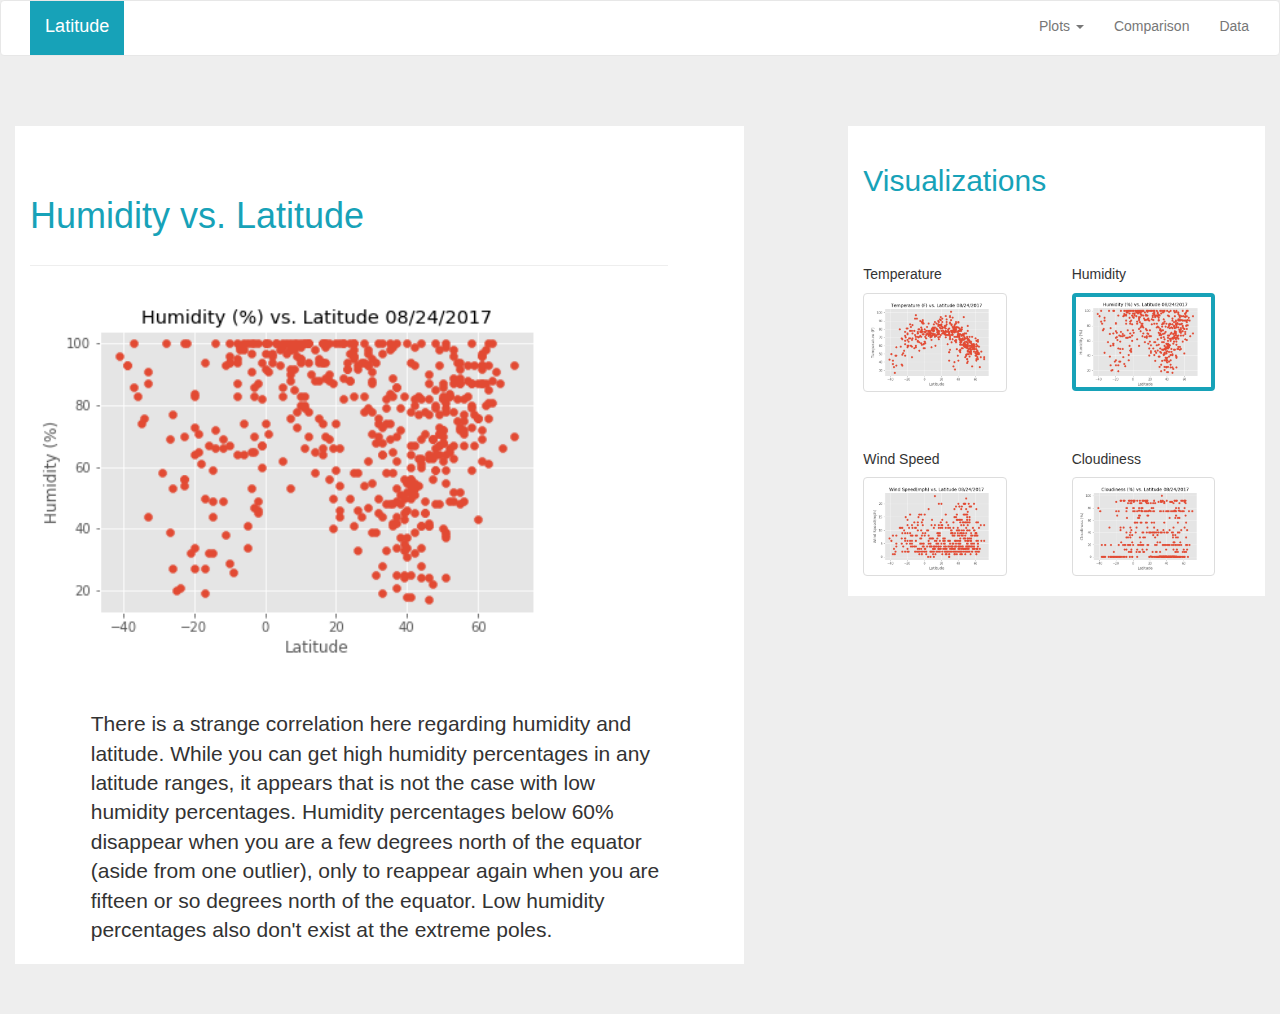
<file: humidity.html>
<!DOCTYPE html>
<html lang="en">

<head>
  <meta charset="UTF-8">
  <meta name="viewport" content="width=device-width, initial-scale=1">
  <title>Humidity</title>
  <link rel="stylesheet" href="https://maxcdn.bootstrapcdn.com/bootstrap/3.3.7/css/bootstrap.min.css">
  <link rel="stylesheet" type="text/css" href="styles.css">
</head>

<body class="bg-muted">
  <nav class="navbar navbar-default white">
    <div class="container-fluid">
      <!-- Brand and toggle get grouped for better mobile display -->
      <div class="navbar-header">
        <button type="button" class="navbar-toggle collapsed" data-toggle="collapse" data-target="#myNavbar" aria-expanded="false">
          <span class="sr-only">Toggle Navigation</span>
          <span class="icon-bar"></span>
          <span class="icon-bar"></span>
          <span class="icon-bar"></span>                        
        </button>
        <a class="navbar-brand" id="lg" href="latitude.html">Latitude</a>
      </div>

      <!-- Collect the nav links, forms, and other content for toggling -->
      <div class="navbar-collapse collapse" id="myNavbar">
        <ul class="nav navbar-nav navbar-right">
          <li class="dropdown">
            <a href="#" class="txtblack dropdown-toggle" data-toggle="dropdown" role="button" aria-haspopup="true" aria-expanded="false">Plots <span class="caret"></span></a>
            <ul class="dropdown-menu">
              <li><a href="temp.html">Max Temp</a></li>
              <li><a href="cloudiness.html">Cloudiness</a></li>
              <li><a href="humidity.html">Humidity</a></li>
              <li><a href="windspeed.html">Wind Speed</a></li>
            </ul>
          </li>
          <li><a class="txtblack" href="comparison.html">Comparison</a></li>
          <li><a class="txtblack" href="data.html">Data</a></li>
        </ul>
      </div>
      <!-- /.navbar-collapse -->
    </div>
    <!-- /.container-fluid -->
  </nav>

     <div class="space">
  </div>

  <div class="container-fluid">
    <div class="col-md-7 white">
      <h1 class="lgtext vizspace">Humidity vs. Latitude</h1>
      <div class=row>
        <div class="col-md-11"><hr></div>
      </div> 
      <div class=row>
          <div class="col-md-12">
              <img class="bigimg" src="Humidity.png">
          </div>
      </div>
      <div class="space"></div>
      <div class=row>
        <div class="col-md-1"></div>
        <div class="col-md-10">
          <p class="lead"> There is a strange correlation here regarding humidity and latitude. While you can get high humidity percentages
           in any latitude ranges, it appears that is not the case with low humidity percentages. Humidity percentages below 60% disappear when you are a few degrees north of the equator (aside from one outlier), only to reappear again when you are fifteen or so degrees north of the equator. Low humidity percentages also don't exist at the extreme poles.</p>
        </div>
        <div class=col-md-1></div>
      </div>
    </div>
    <div class="col-md-1">
    </div>
    <div class="col-md-4 white">
      <h2 class="lgtext vizspace">Visualizations</h2>
      <div class="space"></div>
      <div class="row">
        <div class="col-md-5"><h5>Temperature</h5></div>
        <div class="col-md-1"></div>
        <div class="col-md-5"><h5>Humidity</h5></div>
      </div>
      <div class="row">
        <div class="col-md-5"><a href="temp.html"><img src="Temperature.png" class="img-responsive img-thumbnail" alt="Temperature"></a></div>
        <div class="col-md-1"></div>
        <div class="col-md-5"><a href="humidity.html"><img src="Humidity.png" class="img-responsive img-thumbnail img-select" alt="Humidity"></a></div>
      </div>
      <div class="collapse-space"></div>
      <div class="row">
        <div class="col-md-5"><h5>Wind Speed</h5></div>
        <div class="col-md-1"></div>
        <div class="col-md-5"><h5>Cloudiness</h5></div>
      </div>
      <div class="row">
        <div class="col-md-5"><a href="windspeed.html"><img src="Wind_Speed.png" class="img-responsive img-thumbnail" alt="Wind Speed"></a></div>
        <div class="col-md-1"></div>
        <div class="col-md-5"><a href="cloudiness.html"><img src="Cloudiness.png" class="img-responsive img-thumbnail" alt="Cloudiness"></a></div>
      </div>
      <br>
    </div>
  </div>
  <div class="space"></div>

  <script src="https://code.jquery.com/jquery-3.2.1.slim.min.js" integrity="sha384-KJ3o2DKtIkvYIK3UENzmM7KCkRr/rE9/Qpg6aAZGJwFDMVNA/GpGFF93hXpG5KkN" crossorigin="anonymous"></script>
  <script src="https://cdnjs.cloudflare.com/ajax/libs/popper.js/1.11.0/umd/popper.min.js" integrity="sha384-b/U6ypiBEHpOf/4+1nzFpr53nxSS+GLCkfwBdFNTxtclqqenISfwAzpKaMNFNmj4" crossorigin="anonymous"></script>
  <script src="https://maxcdn.bootstrapcdn.com/bootstrap/4.0.0-beta/js/bootstrap.min.js" integrity="sha384-h0AbiXch4ZDo7tp9hKZ4TsHbi047NrKGLO3SEJAg45jXxnGIfYzk4Si90RDIqNm1" crossorigin="anonymous"></script>

</body>

</html>
</file>
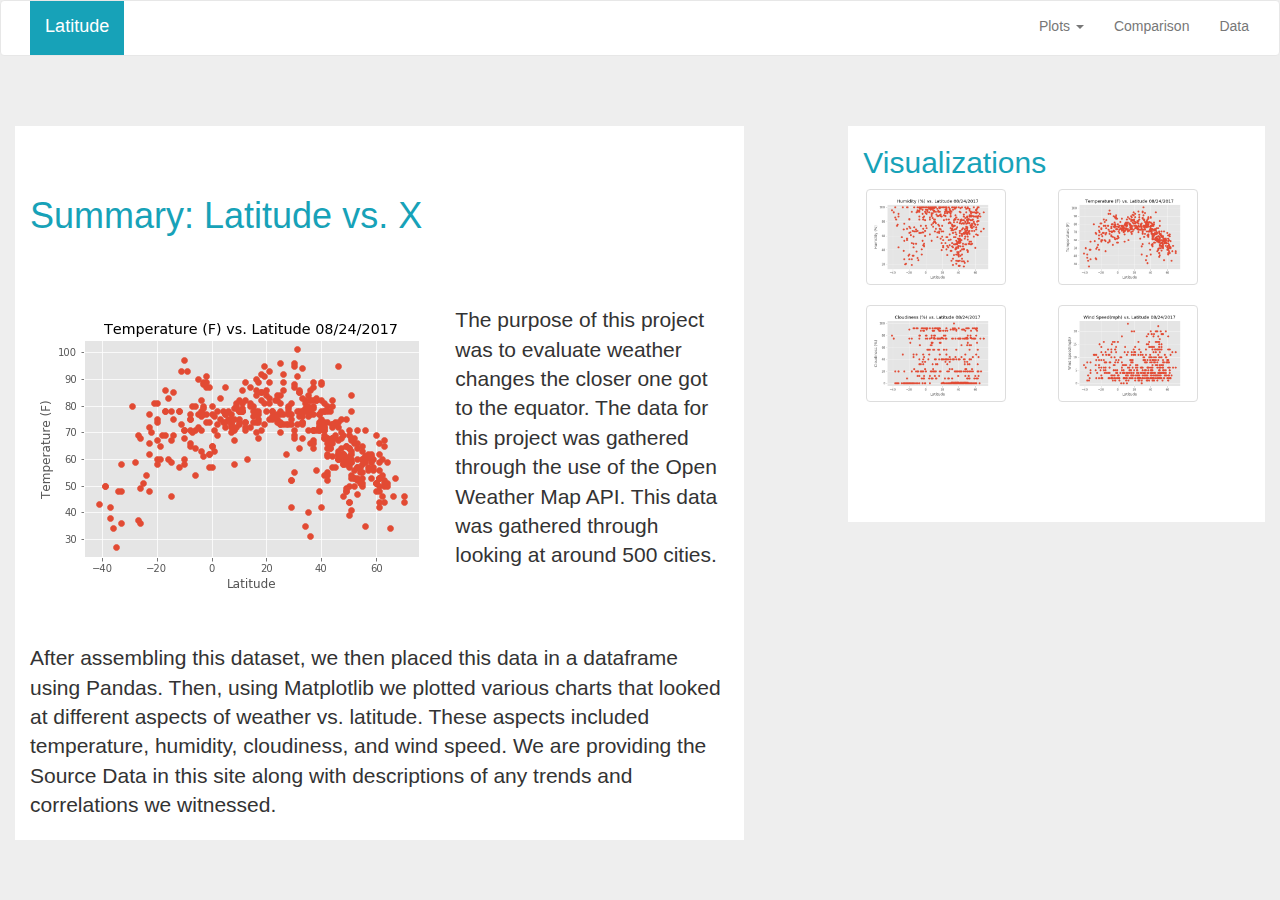
<file: latitude.html>
<!DOCTYPE html>
<html lang="en">

<head>
  <meta charset="UTF-8">
  <title>Latitude</title>
  <link rel="stylesheet" href="https://maxcdn.bootstrapcdn.com/bootstrap/3.3.7/css/bootstrap.min.css">
  <link rel="stylesheet" type="text/css" href="styles.css">
</head>

<body class="bg-muted">
  <nav class="navbar navbar-default white">
    <div class="container-fluid">
      <!-- Brand and toggle get grouped for better mobile display -->
      <div class="navbar-header">
        <button type="button" class="navbar-toggle collapsed" data-toggle="collapse" data-target="#myNavbar" aria-expanded="false">
          <span class="sr-only">Toggle Navigation</span>
          <span class="icon-bar"></span>
          <span class="icon-bar"></span>
          <span class="icon-bar"></span>                        
        </button>
        <a class="navbar-brand" id="lg" href="latitude.html">Latitude</a>
      </div>

      <!-- Collect the nav links, forms, and other content for toggling -->
      <div class="navbar-collapse collapse" id="myNavbar">
        <ul class="nav navbar-nav navbar-right">
          <li class="dropdown">
            <a href="#" class="txtblack dropdown-toggle" data-toggle="dropdown" role="button" aria-haspopup="true" aria-expanded="false">Plots <span class="caret"></span></a>
            <ul class="dropdown-menu">
              <li><a href="temp.html">Max Temp</a></li>
              <li><a href="cloudiness.html">Cloudiness</a></li>
              <li><a href="humidity.html">Humidity</a></li>
              <li><a href="windspeed.html">Wind Speed</a></li>
            </ul>
          </li>
          <li><a class="txtblack" href="comparison.html">Comparison</a></li>
          <li><a class="txtblack" href="data.html">Data</a></li>
        </ul>
      </div>
      <!-- /.navbar-collapse -->
    </div>
    <!-- /.container-fluid -->
  </nav>

  <div class="space">
  </div>

  <div class="container-fluid">
    <div class="col-md-7 white">
      <h1 class="lgtext sumspace">Summary: Latitude vs. X</h1>
      <div class="row">
        <div class="col-md-7"><img src="Temperature.png"/></div>
        <div class="col-md-5"><p class="lead"> The purpose of this project was to evaluate weather changes the closer one got to the equator. 
        The data for this project was gathered through the use of the Open Weather Map API. This data was
        gathered through looking at around 500 cities. </p></div>
      </div>
      <div class="space">
      </div>
      <p class="lead"> After assembling this dataset, we then placed this data in a dataframe using Pandas. Then, using Matplotlib we plotted various charts that looked at different aspects of weather vs. latitude. These aspects included temperature, humidity, cloudiness, and wind speed. We 
      are providing the Source Data in this site along with descriptions of any trends and correlations we witnessed. </p>
    </div>
    <div class="col-md-1">
    </div>
    <div class="col-md-4 white">
      <h2 class="lgtext" class="sumspace">Visualizations</h2>
      <div class="collapse-space"></div>
      <div class="row">
      	<div class="container-fluid">
        	<a href="temp.html"><img src="Temperature.png" class="img-responsive img-thumbnail littleimg" alt="Temperature"></a>
        	<a href="humidity.html"><img src="Humidity.png" class="img-responsive img-thumbnail littleimg" alt="Humidity"></a>
       		<a href="windspeed.html"><img src="Wind_Speed.png" class="img-responsive img-thumbnail littleimg" alt="Wind Speed"></a>
       		<a href="cloudiness.html"><img src="Cloudiness.png" class="img-responsive img-thumbnail littleimg" alt="Cloudiness"></a>
       	</div>
      </div>
      <div class="collapse-space"></div>
    </div>
  </div>
  <div class="space"></div>
  <script src="https://cdnjs.cloudflare.com/ajax/libs/jquery/3.2.1/jquery.js" crossorigin="anonymous"></script>
  <script src="https://cdnjs.cloudflare.com/ajax/libs/popper.js/1.11.0/umd/popper.min.js" integrity="sha384-b/U6ypiBEHpOf/4+1nzFpr53nxSS+GLCkfwBdFNTxtclqqenISfwAzpKaMNFNmj4" crossorigin="anonymous"></script>
  <script src="https://maxcdn.bootstrapcdn.com/bootstrap/4.0.0-beta/js/bootstrap.min.js" integrity="sha384-h0AbiXch4ZDo7tp9hKZ4TsHbi047NrKGLO3SEJAg45jXxnGIfYzk4Si90RDIqNm1" crossorigin="anonymous"></script>

</body>

</html>
</file>
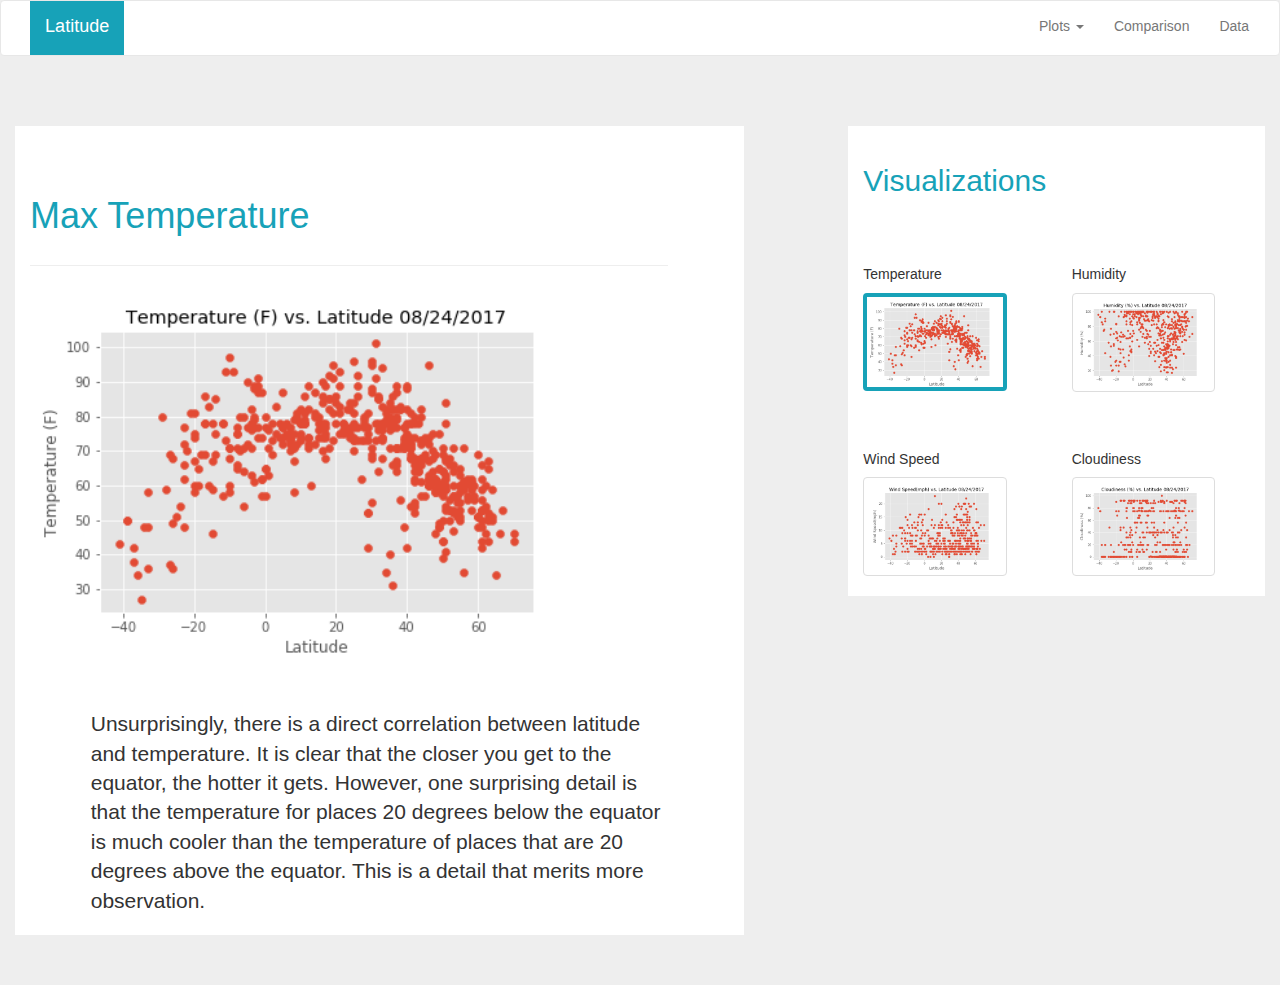
<file: temp.html>
<!DOCTYPE html>
<html lang="en">

<head>
  <meta charset="UTF-8">
  <meta name="viewport" content="width=device-width, initial-scale=1">
  <title>Temp</title>
  <link rel="stylesheet" href="https://maxcdn.bootstrapcdn.com/bootstrap/3.3.7/css/bootstrap.min.css">
  <link rel="stylesheet" type="text/css" href="styles.css">
</head>

<body class="bg-muted">
  <nav class="navbar navbar-default white">
    <div class="container-fluid">
      <!-- Brand and toggle get grouped for better mobile display -->
      <div class="navbar-header">
        <button type="button" class="navbar-toggle collapsed" data-toggle="collapse" data-target="#myNavbar" aria-expanded="false">
          <span class="sr-only">Toggle Navigation</span>
          <span class="icon-bar"></span>
          <span class="icon-bar"></span>
          <span class="icon-bar"></span>                        
        </button>
        <a class="navbar-brand" id="lg" href="latitude.html">Latitude</a>
      </div>

      <!-- Collect the nav links, forms, and other content for toggling -->
      <div class="navbar-collapse collapse" id="myNavbar">
        <ul class="nav navbar-nav navbar-right">
          <li class="dropdown">
            <a href="#" class="txtblack dropdown-toggle" data-toggle="dropdown" role="button" aria-haspopup="true" aria-expanded="false">Plots <span class="caret"></span></a>
            <ul class="dropdown-menu">
              <li><a href="temp.html">Max Temp</a></li>
              <li><a href="cloudiness.html">Cloudiness</a></li>
              <li><a href="humidity.html">Humidity</a></li>
              <li><a href="windspeed.html">Wind Speed</a></li>
            </ul>
          </li>
          <li><a class="txtblack" href="comparison.html">Comparison</a></li>
          <li><a class="txtblack" href="data.html">Data</a></li>
        </ul>
      </div>
      <!-- /.navbar-collapse -->
    </div>
    <!-- /.container-fluid -->
  </nav>

   <div class="space">
  </div>

  <div class="container-fluid">
    <div class="col-md-7 white">
      <h1 class="lgtext vizspace">Max Temperature</h1>
      <div class=row>
        <div class="col-md-11"><hr></div>
      </div> 
      <div class=row>
          <div class="col-md-12">
              <img class="bigimg" src="Temperature.png">
          </div>
      </div>
      <div class="space"></div>
      <div class=row>
        <div class="col-md-1"></div>
        <div class="col-md-10">
          <p class="lead"> Unsurprisingly, there is a direct correlation between latitude and temperature. It is clear that the closer you get
           to the equator, the hotter it gets. However, one surprising detail is that the temperature for places 20 degrees below the equator is much 
           cooler than the temperature of places that are 20 degrees above the equator. This is a detail that merits more observation. </p>
        </div>
        <div class=col-md-1></div>
      </div>
    </div>
    <div class="col-md-1">
    </div>
    <div class="col-md-4 white">
      <h2 class="lgtext vizspace">Visualizations</h2>
      <div class="space"></div>
      <div class="row">
        <div class="col-md-5"><h5>Temperature</h5></div>
        <div class="col-md-1"></div>
        <div class="col-md-5"><h5>Humidity</h5></div>
      </div>
      <div class="row">
        <div class="col-md-5"><a href="temp.html"><img src="Temperature.png" class="img-responsive img-thumbnail img-select" alt="Temperature"></a></div>
        <div class="col-md-1"></div>
        <div class="col-md-5"><a href="humidity.html"><img src="Humidity.png" class="img-responsive img-thumbnail" alt="Humidity"></a></div>
      </div>
      <div class="collapse-space"></div>
      <div class="row">
        <div class="col-md-5"><h5>Wind Speed</h5></div>
        <div class="col-md-1"></div>
        <div class="col-md-5"><h5>Cloudiness</h5></div>
      </div>
      <div class="row">
        <div class="col-md-5"><a href="windspeed.html"><img src="Wind_Speed.png" class="img-responsive img-thumbnail" alt="Wind Speed"></a></div>
        <div class="col-md-1"></div>
        <div class="col-md-5"><a href="cloudiness.html"><img src="Cloudiness.png" class="img-responsive img-thumbnail" alt="Cloudiness"></a></div>
      </div>
      <br>
    </div>
  </div>
  <div class="space"></div>

  <script src="https://code.jquery.com/jquery-3.2.1.slim.min.js" integrity="sha384-KJ3o2DKtIkvYIK3UENzmM7KCkRr/rE9/Qpg6aAZGJwFDMVNA/GpGFF93hXpG5KkN" crossorigin="anonymous"></script>
  <script src="https://cdnjs.cloudflare.com/ajax/libs/popper.js/1.11.0/umd/popper.min.js" integrity="sha384-b/U6ypiBEHpOf/4+1nzFpr53nxSS+GLCkfwBdFNTxtclqqenISfwAzpKaMNFNmj4" crossorigin="anonymous"></script>
  <script src="https://maxcdn.bootstrapcdn.com/bootstrap/4.0.0-beta/js/bootstrap.min.js" integrity="sha384-h0AbiXch4ZDo7tp9hKZ4TsHbi047NrKGLO3SEJAg45jXxnGIfYzk4Si90RDIqNm1" crossorigin="anonymous"></script>

</body>

</html>
</file>
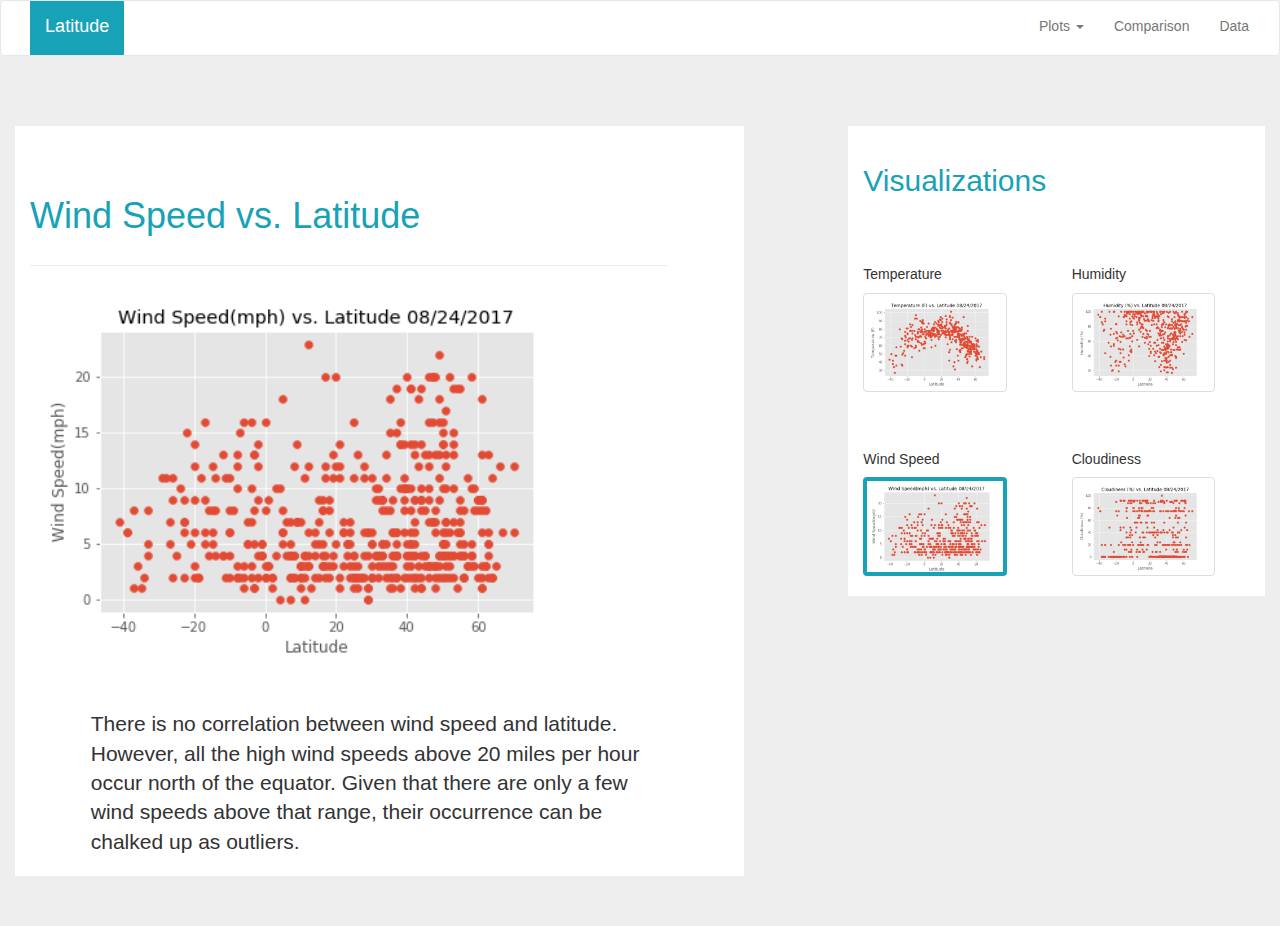
<file: windspeed.html>
<!DOCTYPE html>
<html lang="en">

<head>
  <meta charset="UTF-8">
  <meta name="viewport" content="width=device-width, initial-scale=1">
  <title>Windspeed</title>
  <link rel="stylesheet" href="https://maxcdn.bootstrapcdn.com/bootstrap/3.3.7/css/bootstrap.min.css">
  <link rel="stylesheet" type="text/css" href="styles.css">
</head>

<body class="bg-muted">
  <nav class="navbar navbar-default white">
    <div class="container-fluid">
      <!-- Brand and toggle get grouped for better mobile display -->
      <div class="navbar-header">
        <button type="button" class="navbar-toggle collapsed" data-toggle="collapse" data-target="#myNavbar" aria-expanded="false">
          <span class="sr-only">Toggle Navigation</span>
          <span class="icon-bar"></span>
          <span class="icon-bar"></span>
          <span class="icon-bar"></span>                        
        </button>
        <a class="navbar-brand" id="lg" href="latitude.html">Latitude</a>
      </div>

      <!-- Collect the nav links, forms, and other content for toggling -->
      <div class="navbar-collapse collapse" id="myNavbar">
        <ul class="nav navbar-nav navbar-right">
          <li class="dropdown">
            <a href="#" class="txtblack dropdown-toggle" data-toggle="dropdown" role="button" aria-haspopup="true" aria-expanded="false">Plots <span class="caret"></span></a>
            <ul class="dropdown-menu">
              <li><a href="temp.html">Max Temp</a></li>
              <li><a href="cloudiness.html">Cloudiness</a></li>
              <li><a href="humidity.html">Humidity</a></li>
              <li><a href="windspeed.html">Wind Speed</a></li>
            </ul>
          </li>
          <li><a class="txtblack" href="comparison.html">Comparison</a></li>
          <li><a class="txtblack" href="data.html">Data</a></li>
        </ul>
      </div>
      <!-- /.navbar-collapse -->
    </div>
    <!-- /.container-fluid -->
  </nav>

     <div class="space">
  </div>

  <div class="container-fluid">
    <div class="col-md-7 white">
      <h1 class="lgtext vizspace">Wind Speed vs. Latitude</h1>
      <div class=row>
        <div class="col-md-11"><hr></div>
      </div> 
      <div class=row>
          <div class="col-md-12">
              <img class="bigimg" src="Wind_Speed.png">
          </div>
      </div>
      <div class="space"></div>
      <div class=row>
        <div class="col-md-1"></div>
        <div class="col-md-10">
          <p class="lead"> There is no correlation between wind speed and latitude. However, all the high wind speeds above 20 miles per hour 
          occur north of the equator. Given that there are only a few wind speeds above that range, their occurrence can be chalked up as outliers.</p>
        </div>
        <div class=col-md-1></div>
      </div>
    </div>
    <div class="col-md-1">
    </div>
    <div class="col-md-4 white">
      <h2 class="lgtext vizspace">Visualizations</h2>
      <div class="space"></div>
      <div class="row">
        <div class="col-md-5"><h5>Temperature</h5></div>
        <div class="col-md-1"></div>
        <div class="col-md-5"><h5>Humidity</h5></div>
      </div>
      <div class="row">
        <div class="col-md-5"><a href="temp.html"><img src="Temperature.png" class="img-responsive img-thumbnail" alt="Temperature"></a></div>
        <div class="col-md-1"></div>
        <div class="col-md-5"><a href="humidity.html"><img src="Humidity.png" class="img-responsive img-thumbnail" alt="Humidity"></a></div>
      </div>
      <div class="collapse-space"></div>
      <div class="row">
        <div class="col-md-5"><h5>Wind Speed</h5></div>
        <div class="col-md-1"></div>
        <div class="col-md-5"><h5>Cloudiness</h5></div>
      </div>
      <div class="row">
        <div class="col-md-5"><a href="windspeed.html"><img src="Wind_Speed.png" class="img-responsive img-thumbnail img-select" alt="Wind Speed"></a></div>
        <div class="col-md-1"></div>
        <div class="col-md-5"><a href="cloudiness.html"><img src="Cloudiness.png" class="img-responsive img-thumbnail" alt="Cloudiness"></a></div>
      </div>
      <br>
    </div>
  </div>
  <div class="space"></div>

  <script src="https://code.jquery.com/jquery-3.2.1.slim.min.js" integrity="sha384-KJ3o2DKtIkvYIK3UENzmM7KCkRr/rE9/Qpg6aAZGJwFDMVNA/GpGFF93hXpG5KkN" crossorigin="anonymous"></script>
  <script src="https://cdnjs.cloudflare.com/ajax/libs/popper.js/1.11.0/umd/popper.min.js" integrity="sha384-b/U6ypiBEHpOf/4+1nzFpr53nxSS+GLCkfwBdFNTxtclqqenISfwAzpKaMNFNmj4" crossorigin="anonymous"></script>
  <script src="https://maxcdn.bootstrapcdn.com/bootstrap/4.0.0-beta/js/bootstrap.min.js" integrity="sha384-h0AbiXch4ZDo7tp9hKZ4TsHbi047NrKGLO3SEJAg45jXxnGIfYzk4Si90RDIqNm1" crossorigin="anonymous"></script>

</body>

</html>
</file>
<file: styles.css>
#lg {
	background-color:#17a2b8;
	color: white;
	width: 100%;
	height: 120%;
	margin-left: 15%;
	padding-bottom: 20%;
}

.bg-muted {
	background-color: #eee;
}

.white {
	background-color: white;
}

.txtblack {
	color: black;
}

.space {
	width: 100%;
	height: 50px;
}

.collapse-space {
	width: 100%;
	height: 50px;
}

.lgtext {
	color: #17a2b8;
}

.lgtext-1 {
	color: #17a2b8;
}

.sumspace {
	margin-top: 10%;
	margin-bottom: 10%;
}

.dataspace {
	margin-top: 7%;
	margin-bottom: 4%;
}

.vizspace {
	margin-top: 10%;
}

.centerspace {
	text-align: center;
	margin-top: 7%;
	margin-bottom: 5%;
}

.bottomspace {
	margin-bottom: 5%;
}

.bigimg {
	width: 80%;
	height: 50%;
}

.img-select {
	border: 5px;
	background-color: #17a2b8;
}

.hide {
	background-color: white;
}

.collapse-border {
	border-bottom: 1px solid #D3D3D3;
	padding-bottom: 4%;
}

.littleimg {
	width: 140px;
	margin-right: 52px;
	margin-bottom: 70px;
	margin-top: -50px;
	float: right;
}

@media screen and (max-width: 1250px) {
	.littleimg {
		width: 200px;
		margin-bottom: 70px;
		margin-top: -50px;
		float: left;
	}
}

@media screen and (max-width: 1163px) {
	img {
		width: 350px;
	}

}

@media screen and (max-width: 991px) {
	h5 {
		font-size: 0px;
	}

    .collapse-space {
		width: 100%;
		height: 0px;
	}

	.collapse-border {
		border-bottom: 0px solid #D3D3D3;
		padding-bottom: 0%;
	}

	.bigimg {
		width: 80%;
		height: 50%;
		border-bottom: 1px solid #D3D3D3;
		padding-bottom: 4%;
	}

	.littleimg {
		width: 150px;
		margin: 10px;
		float: none;
	}
}

@media screen and (max-width: 820px) {
    .navbar-header {
        float: none;
    }
    .navbar-toggle {
        display: block;
    }
    .navbar-collapse {
        border-top: 1px solid transparent;
        box-shadow: inset 0 1px 0 rgba(255,255,255,0.1);
    }
    .navbar-collapse.collapse {
        display: none!important;
    }
    .navbar-nav {
        float: none!important;
        margin: 7.5px -15px;
    }
    .navbar-nav>li {
        float: none;
    }
    .navbar-nav>li>a {
        padding-top: 10px;
        padding-bottom: 10px;
    }
    #lg {
		background-color: #17a2b8;
		color: white;
		width: 90%;
		height: 20px;
		margin-left: -2%;
		padding-bottom: 6%;
	}
}
@media screen and (max-width: 768px) {
	#lg {
		background-color: #17a2b8;
		color: white;
		width: 90%;
		height: 20px;
		margin-left: 0%;
		padding-bottom: 6%;
	}

	.bigimg {
		width: 90%;
		height: 50%;
		border-bottom: 1px solid #D3D3D3;
		padding-bottom: 4%;
	}

	.hide {
		background-color: #17a2b8;
	}

}

@media screen and (max-width: 620px) {
	#lg {
		background-color: #17a2b8;
		color: white;
		width: 85%;
		height: 20px;
		margin-left: 0%;
		padding-bottom: 10%;
	}

	img {
		width: 350px;
	}

	h1 {
		font-size: 30px;
	}

	.lgtext-1 {
		font-size: 23px;
	}
}
</file>
